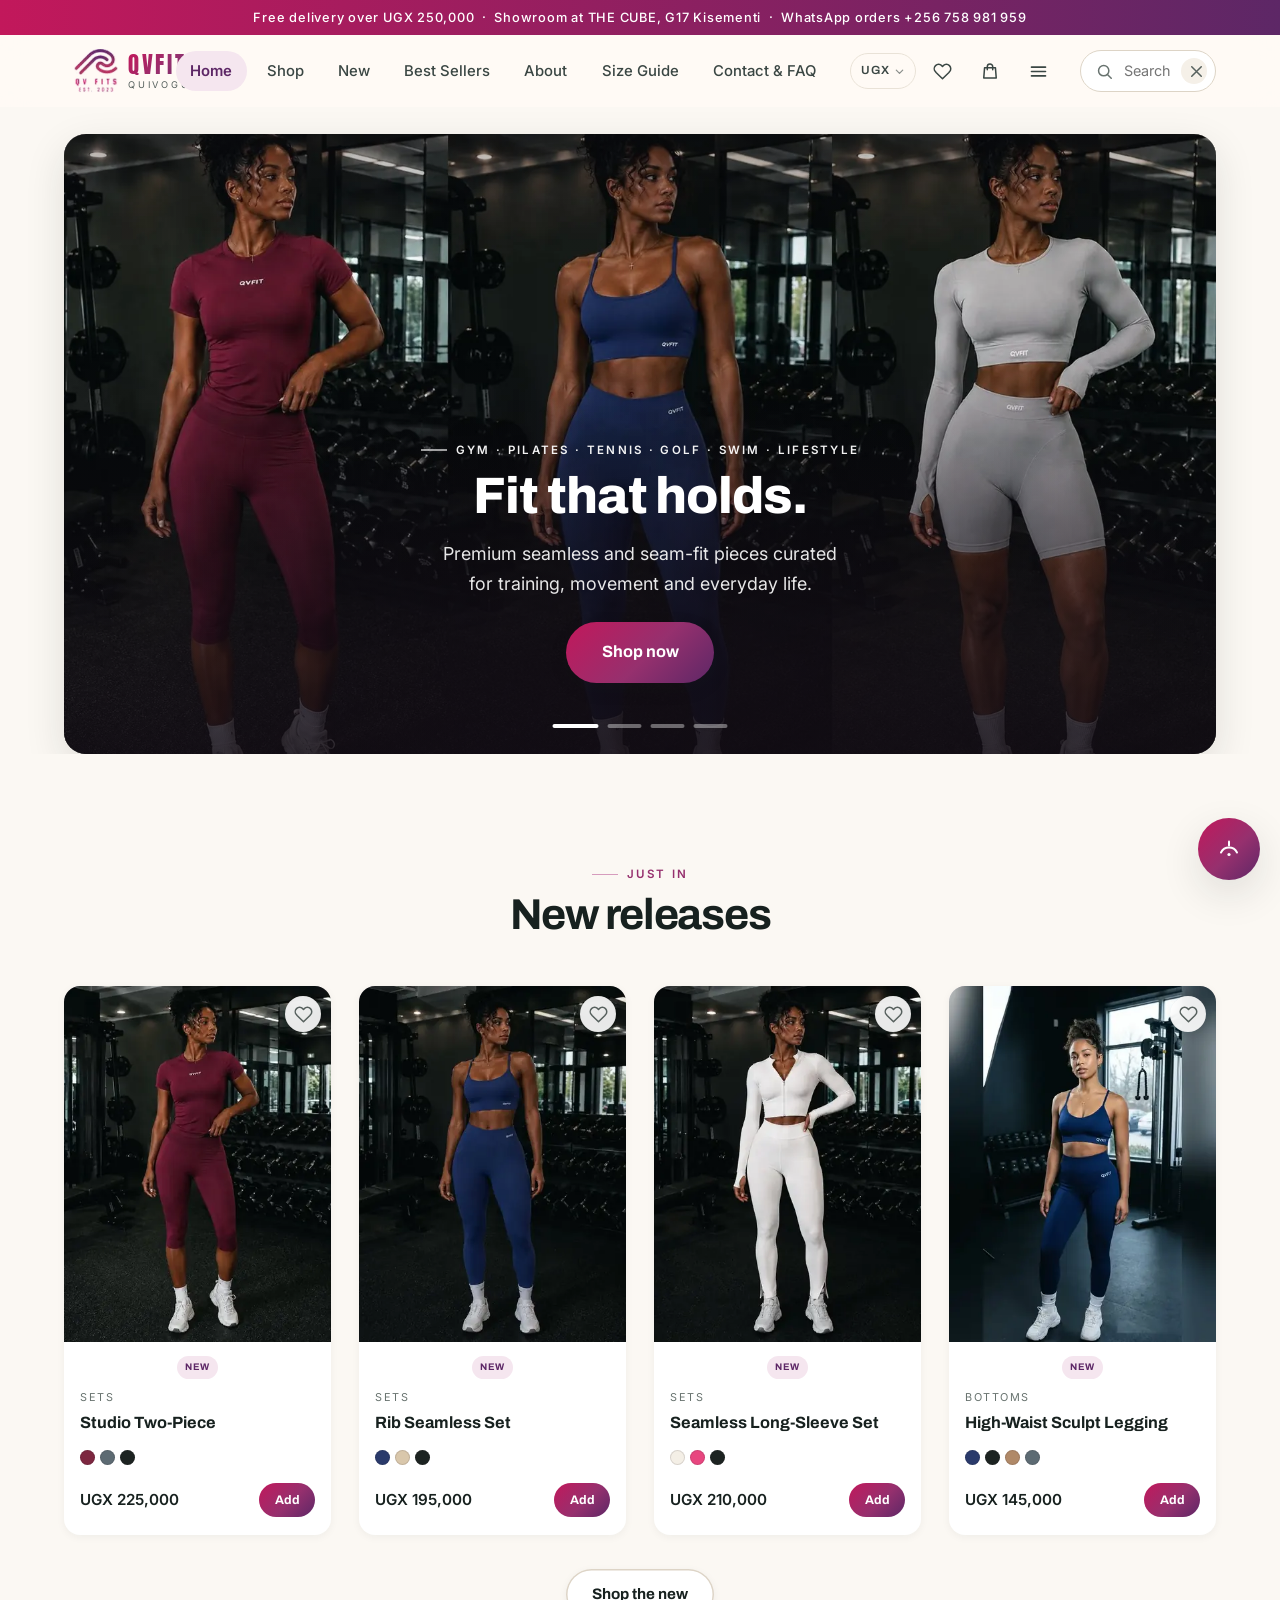
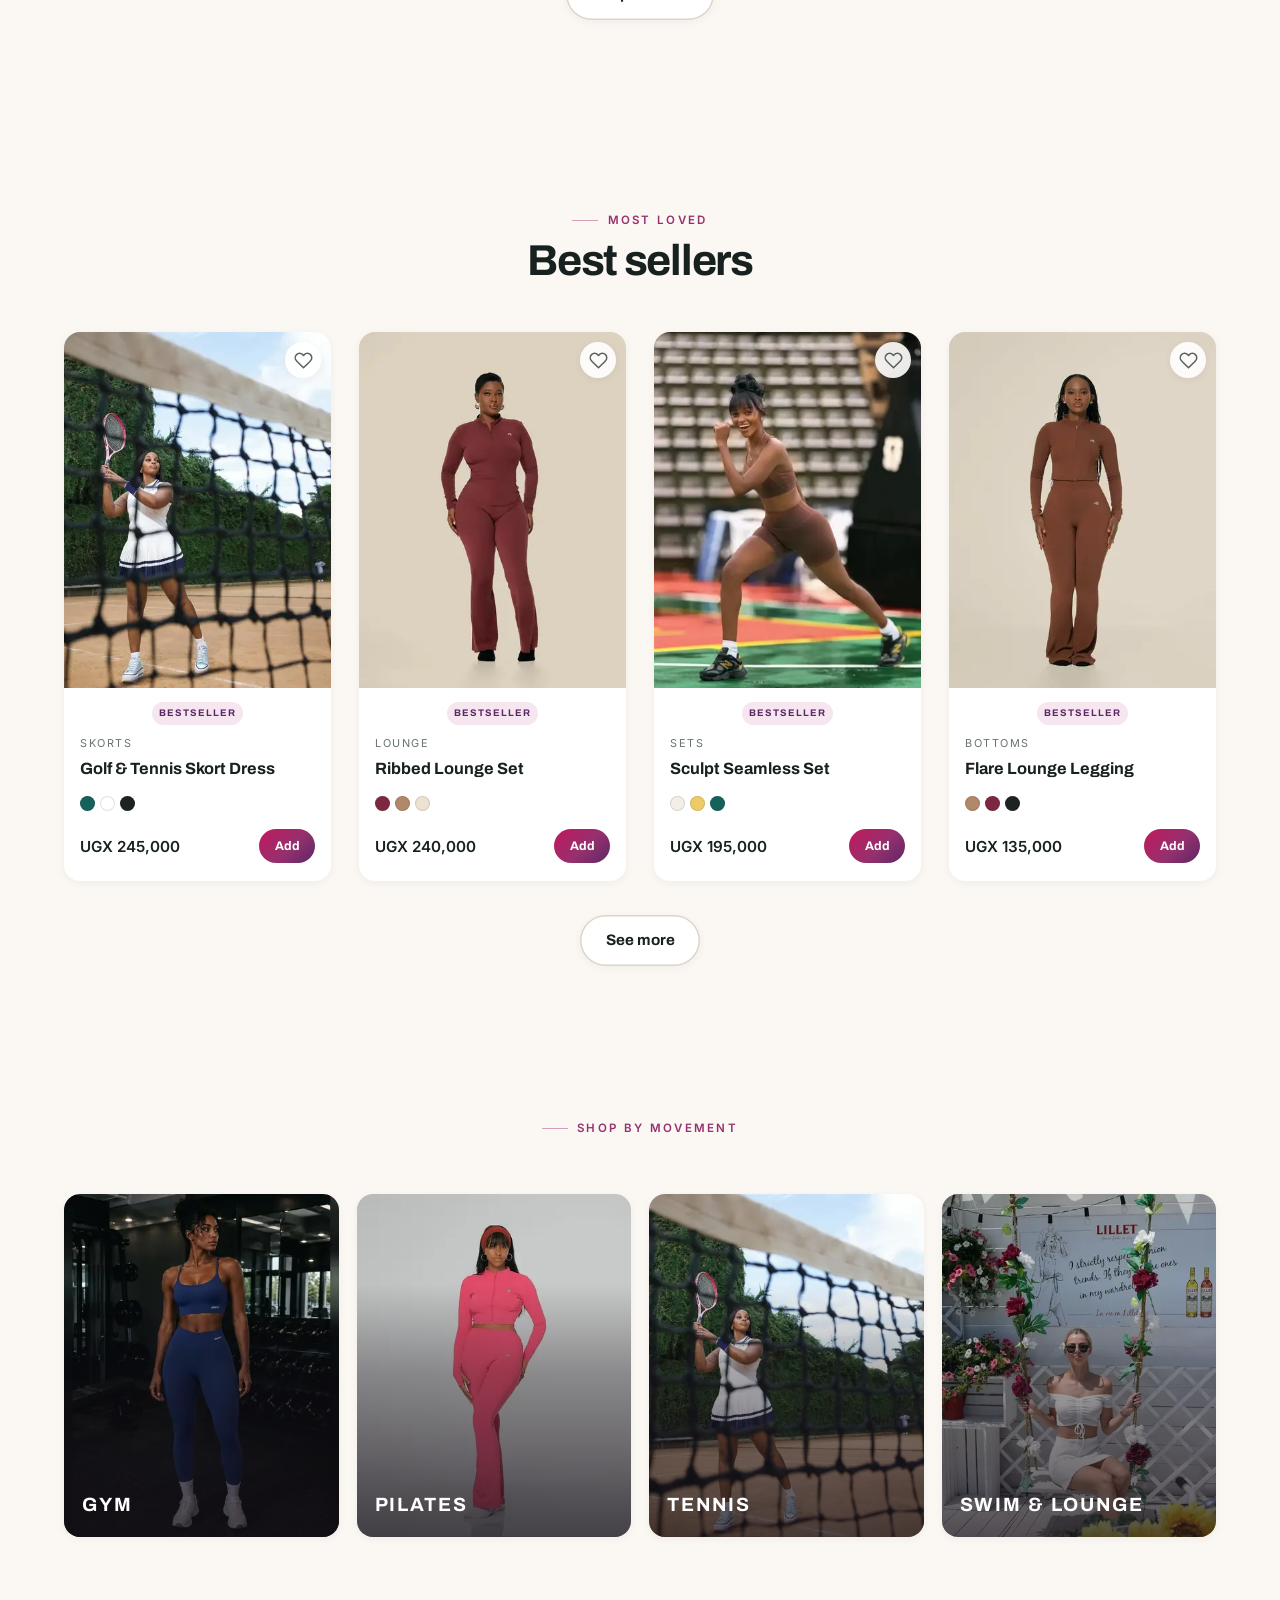
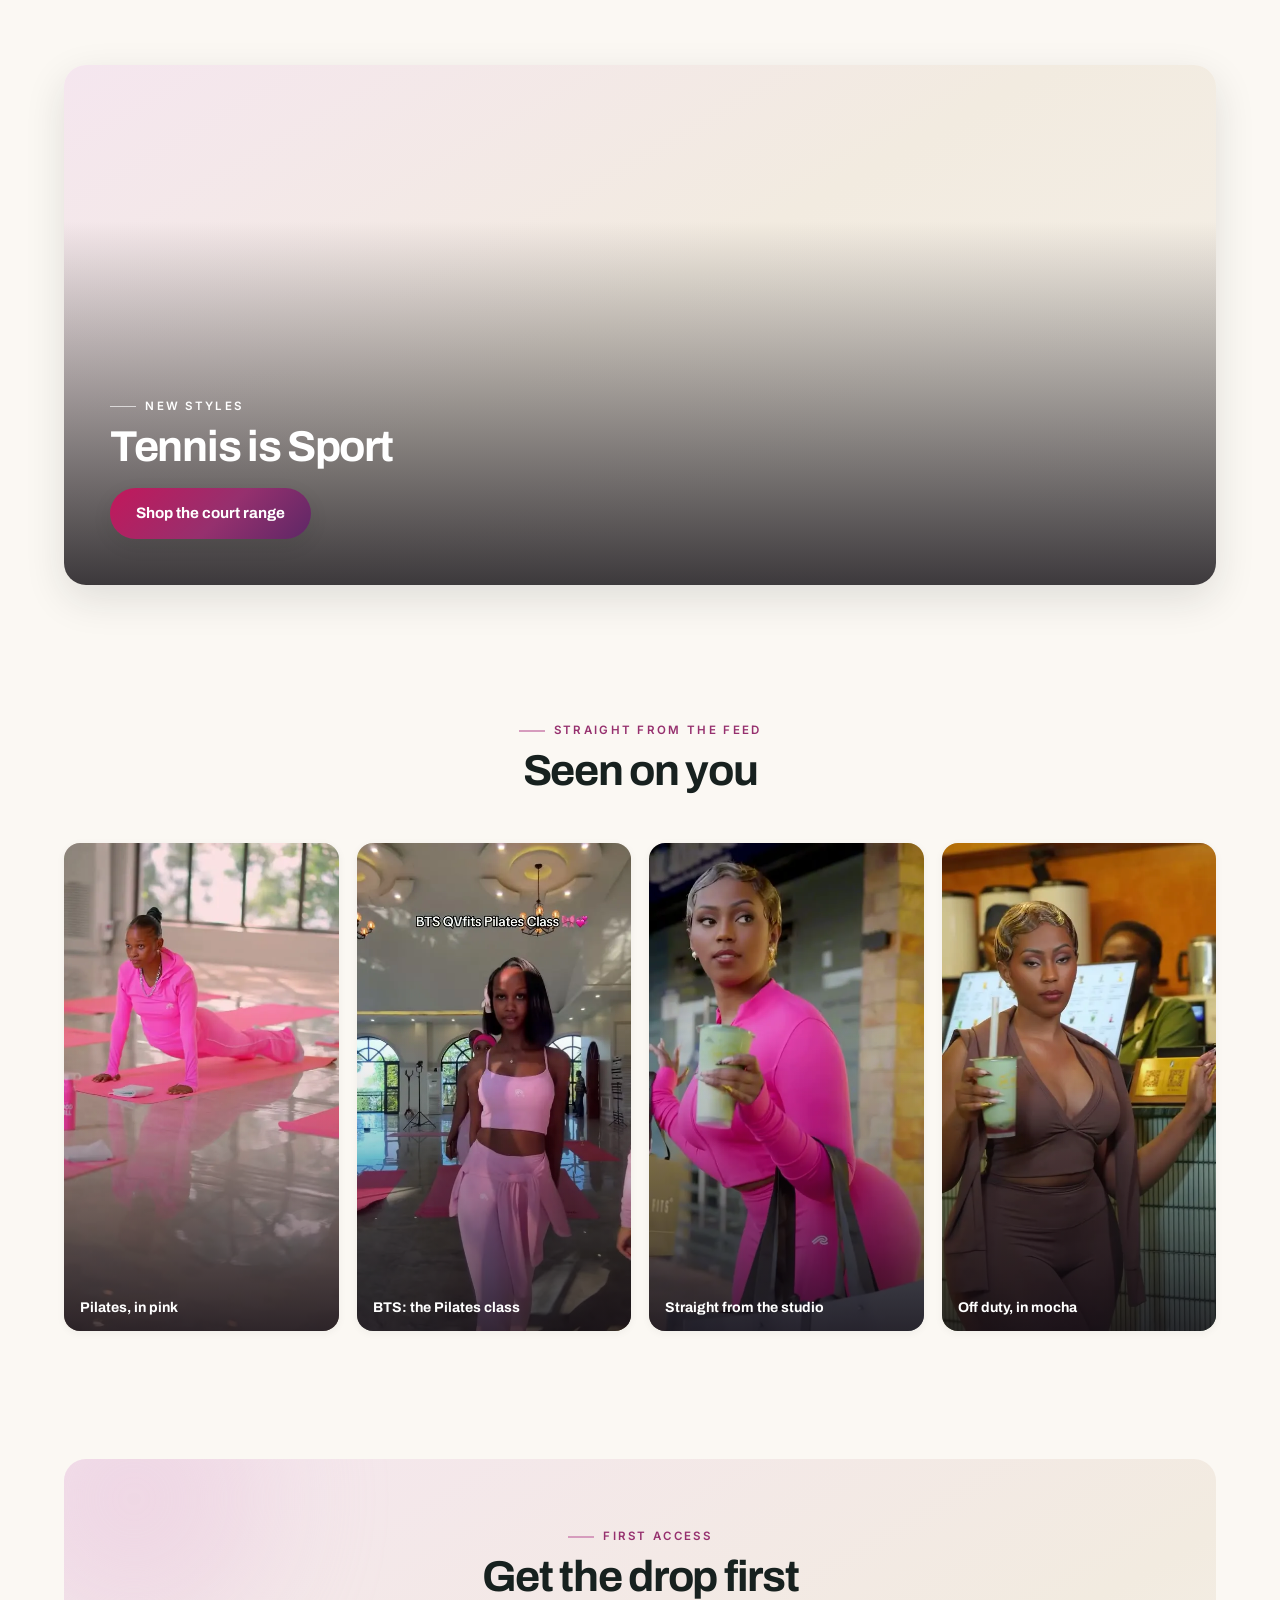
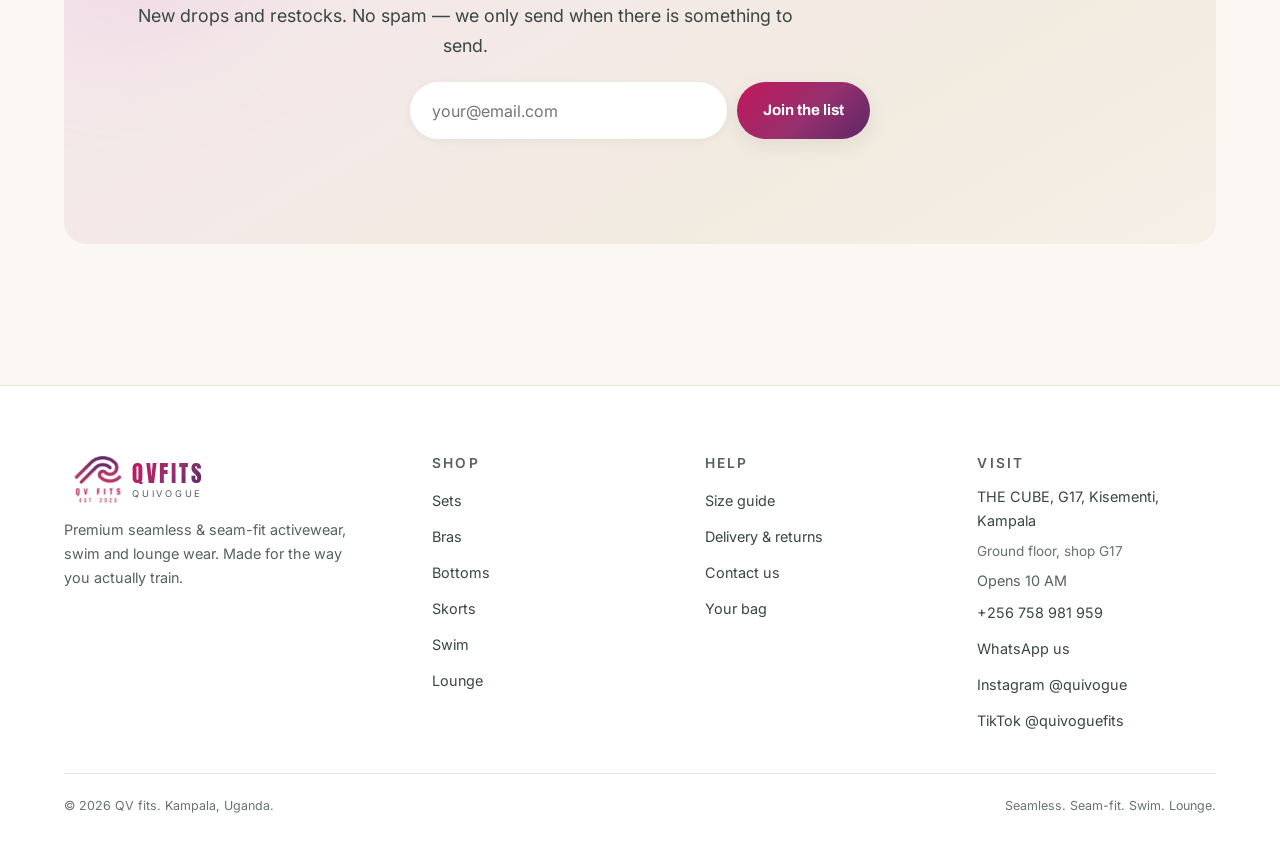
<file: index.html>
<!DOCTYPE html>
<html lang="en">
<head>
<meta charset="utf-8">
<meta name="viewport" content="width=device-width, initial-scale=1">
<title>QV fits — Seamless activewear, swim &amp; lounge, Kampala</title>
<meta name="description" content="QV fits — premium seamless and seam-fit activewear, swim and lounge wear. Sets, bras, leggings, skorts and swim, with delivery across Uganda. Showroom at THE CUBE, Kisementi.">
<link rel="canonical" href="https://qvfits.com/">

<!-- Social preview. The shop's customers arrive from an Instagram bio link and
     reshare it on WhatsApp, so a bare link with no card costs real traffic.
     Note: product pages are built from ?id= in the browser, and link scrapers
     do not run JavaScript — a shared product link shows this same card, not
     that product's photo. Fixing that properly needs a page per product. -->
<meta property="og:type" content="website">
<meta property="og:site_name" content="QV fits">
<meta property="og:locale" content="en_UG">
<meta property="og:title" content="QV fits — Seamless activewear, swim &amp; lounge, Kampala">
<meta property="og:description" content="QV fits — premium seamless and seam-fit activewear, swim and lounge wear. Sets, bras, leggings, skorts and swim, with delivery across Uganda. Showroom at THE CUBE, Kisementi.">
<meta property="og:url" content="https://qvfits.com/">
<meta property="og:image" content="https://qvfits.com/share-card.jpg">
<meta property="og:image:type" content="image/jpeg">
<meta property="og:image:width" content="1200">
<meta property="og:image:height" content="630">
<meta property="og:image:alt" content="Three QV fits looks photographed in a gym — wine, navy and grey seamless sets.">
<meta name="twitter:card" content="summary_large_image">
<meta name="twitter:title" content="QV fits — Seamless activewear, swim &amp; lounge, Kampala">
<meta name="twitter:description" content="QV fits — premium seamless and seam-fit activewear, swim and lounge wear. Sets, bras, leggings, skorts and swim, with delivery across Uganda. Showroom at THE CUBE, Kisementi.">
<meta name="twitter:image" content="https://qvfits.com/share-card.jpg">
<meta name="theme-color" content="#fbf8f3">
<link rel="preconnect" href="https://fonts.googleapis.com">
<link rel="preconnect" href="https://fonts.gstatic.com" crossorigin>
<link href="https://fonts.googleapis.com/css2?family=Anton&family=Archivo:wght@500;600;700;800&family=Inter:wght@400;500;600&display=swap" rel="stylesheet">
<link rel="stylesheet" href="css/style.css?v=20261013090753">
<link rel="icon" href="favicon.ico" sizes="any">
<link rel="apple-touch-icon" href="apple-touch-icon.png">
</head>
<body>

<!-- ============================================================ 1. HERO
     A rotating canvas of full-bleed photographs, copy set over the picture.
     Slides come from HERO_SLIDES in data.js. -->
<section class="hero">
  <div class="wrap">
    <!-- The slideshow's own titles rotate, so the page needs one h1 that does
         not come and go with the slides. Read aloud, never drawn. -->
    <h1 class="sr-only">QV fits — seamless activewear, swim and lounge, Kampala</h1>
    <div class="slideshow" id="slideshow" aria-roledescription="carousel" aria-label="QV fits campaigns">
      <div class="slideshow__track" id="slides"></div>
      <div class="slideshow__dots" id="slideDots" role="tablist" aria-label="Choose a slide"></div>
    </div>
  </div>
</section>

<!-- ============================================================ 2. AS FEATURED IN
     Hidden unless PRESS.live is true and there is something real to list. -->
<section class="section section--tight" id="pressSection" hidden>
  <div class="wrap">
    <div class="press reveal">
      <h2 class="press__title" id="pressTitle"></h2>
      <div class="press__row" id="pressRow"></div>
    </div>
  </div>
</section>

<!-- ============================================================ 3. NEW RELEASES -->
<section class="section">
  <div class="wrap">
    <div class="section-head center reveal">
      <span class="kicker">Just in</span>
      <h2>New releases</h2>
    </div>
    <div class="grid-products grid-products--four" id="newArrivals"></div>
    <p class="center" style="margin-top:34px">
      <a class="btn btn--ghost" href="shop.html?badge=New">Shop the new</a>
    </p>
  </div>
</section>

<!-- ============================================================ 4. BEST SELLERS -->
<section class="section section--tight">
  <div class="wrap">
    <div class="section-head center reveal">
      <span class="kicker">Most loved</span>
      <h2>Best sellers</h2>
    </div>
    <div class="grid-products grid-products--four" id="bestSellers"></div>
    <p class="center" style="margin-top:34px">
      <a class="btn btn--ghost" href="shop.html?badge=Bestseller">See more</a>
    </p>
  </div>
</section>

<!-- ============================================================ 5. SHOP BY MOVEMENT -->
<section class="section section--tight">
  <div class="wrap">
    <div class="section-head center reveal">
      <!-- The label is the heading now — the question came off at Jay's
           request, and the section still needs one for the outline. -->
      <h2 class="kicker">Shop by movement</h2>
    </div>
    <div class="grid-movements" id="movements"></div>
  </div>
</section>

<!-- ============================================================ 6. CAMPAIGN -->
<section class="section section--tight" id="promoSection">
  <div class="wrap">
    <article class="campaign reveal" id="campaign" hidden></article>
  </div>
</section>

<!-- ============================================================ 7. SHOP THE FEED
     The brand's own reels, autoplaying and linking through to the piece. -->
<section class="section section--tight" id="feedSection" hidden>
  <div class="wrap">
    <div class="section-head center reveal">
      <span class="kicker" id="feedKicker"></span>
      <h2 id="feedTitle"></h2>
    </div>
    <div class="grid-feed" id="feed"></div>
  </div>
</section>

<!-- ============================================================ NEWSLETTER -->
<section class="section section--tight">
  <div class="wrap">
    <div class="news reveal">
      <div class="blob blob--a" style="width:260px;height:260px;top:-90px;left:-60px;opacity:.5"></div>
      <div style="position:relative;z-index:1">
        <span class="kicker">First access</span>
        <h2>Get the drop first</h2>
        <p class="lede center">New drops and restocks. No spam — we only send when there is something to send.</p>
        <form class="news__form" id="newsForm" novalidate>
          <input type="email" id="newsEmail" placeholder="your@email.com" aria-label="Email address" required>
          <button class="btn btn--primary" type="submit">Join the list</button>
        </form>
        <p class="news__msg" id="newsMsg" role="status"></p>
      </div>
    </div>
  </div>
</section>

<script src="js/data.js?v=20261013090753"></script>
<script src="js/admin-config.js?v=20261013090753"></script>
<script src="js/store.js?v=20261013090753"></script>
<script src="js/app.js?v=20261013090753"></script>
<script src="js/assistant.js?v=20261013090753"></script>
<script>
function pageInit() {
  initSlideshow();
  renderPress();

  /* ---------------------------------------------------- the two rows
     Both come from a curated id list in data.js. If a list is empty, or an id
     in it no longer exists, the row falls back to the badge so it is never
     left short. */
  const row = (ids, badge) => {
    const picked = (ids || []).map(getProduct).filter(Boolean);
    const rest = PRODUCTS.filter(p => p.badge === badge && !picked.includes(p));
    return [...picked, ...rest].slice(0, 4);
  };
  document.getElementById('newArrivals').innerHTML =
    row(typeof NEW_RELEASES !== 'undefined' && NEW_RELEASES, 'New').map(productCard).join('');
  document.getElementById('bestSellers').innerHTML =
    row(typeof BEST_SELLERS !== 'undefined' && BEST_SELLERS, 'Bestseller').map(productCard).join('');

  /* ---------------------------------------------------- shop by movement */
  document.getElementById('movements').innerHTML = MOVEMENTS.map(m => `
    <a class="movement reveal" href="shop.html?occasion=${encodeURIComponent(m.occasion)}">
      ${media('movement-' + m.id, m.label)}
      <span class="movement__label">${escapeHtml(m.label)}</span>
    </a>`).join('');

  /* ---------------------------------------------------- one campaign image */
  const campaign = document.getElementById('campaign');
  if (CAMPAIGN && CAMPAIGN.live) {
    campaign.hidden = false;
    campaign.innerHTML = `
      ${media('banner-campaign', CAMPAIGN.title, '', false, true)}
      <div class="campaign__body">
        <span class="kicker">${escapeHtml(CAMPAIGN.kicker)}</span>
        <h2>${escapeHtml(CAMPAIGN.title)}</h2>
        <a class="btn btn--primary" href="${CAMPAIGN.href}">${escapeHtml(CAMPAIGN.cta)}</a>
      </div>`;
  }
  document.getElementById('promoSection').hidden = !(CAMPAIGN && CAMPAIGN.live);

  renderFeed();

  /* ---------------------------------------------------- newsletter
     Stores locally — there is no backend, so nothing is faked. */
  document.getElementById('newsForm').addEventListener('submit', e => {
    e.preventDefault();
    const email = document.getElementById('newsEmail').value.trim();
    const msg = document.getElementById('newsMsg');
    if (!/^[^\s@]+@[^\s@]+\.[^\s@]+$/.test(email)) {
      msg.textContent = 'That email looks a little off — mind checking it?';
      return;
    }
    const list = JSON.parse(localStorage.getItem('qvfits.news') || '[]');
    if (!list.includes(email)) list.push(email);
    localStorage.setItem('qvfits.news', JSON.stringify(list));
    document.getElementById('newsForm').reset();
    msg.textContent = (typeof STICKER !== 'undefined' && STICKER.live)
      ? "You're on the list ✨ We'll send your 10% code before the next drop."
      : "You're on the list ✨ We'll be in touch before the next drop.";
  });
}

/* -------------------------------------------------------------- slideshow
   Auto-advances, pauses on hover and on focus, stops entirely if the visitor
   asks for reduced motion, and can be driven by the dots or the arrow keys. */
function initSlideshow() {
  const root  = document.getElementById('slideshow');
  const track = document.getElementById('slides');
  const dots  = document.getElementById('slideDots');
  const list  = (typeof HERO_SLIDES !== 'undefined' ? HERO_SLIDES : []).filter(Boolean);
  if (!list.length) { root.hidden = true; return; }

  track.innerHTML = list.map((s, i) => `
    <div class="slide" role="group"
         aria-roledescription="slide" aria-label="${i + 1} of ${list.length}"
         ${i === 0 ? '' : 'aria-hidden="true"'}>
      <div class="slide__media" data-media="${s.id}" data-label="${escapeHtml(s.title)}"></div>
      ${s.sticker ? `<span class="slide__sticker">${escapeHtml(s.sticker)}</span>` : ''}
      <div class="slide__body">
        <span class="kicker">${escapeHtml(s.kicker)}</span>
        <h2 class="slide__title">${escapeHtml(s.title)}</h2>
        <p class="lede">${escapeHtml(s.text)}</p>
        <a class="btn btn--primary btn--lg" href="${s.href}"
           ${i === 0 ? '' : 'tabindex="-1"'}>${escapeHtml(s.cta)}</a>
      </div>
    </div>`).join('');

  dots.innerHTML = list.map((s, i) => `
    <button class="slideshow__dot ${i === 0 ? 'is-on' : ''}" role="tab"
            aria-selected="${i === 0}" data-go="${i}"
            aria-label="${escapeHtml(s.title)}"></button>`).join('');

  const slides = [...track.children];
  const pips   = [...dots.children];
  let at = 0, timer = null;

  /* Every slide sits in the same box, so loading="lazy" cannot help — the
     browser counts all four as on screen and fetches the lot. So the picture
     is not in the markup at all; it is mounted when its slide is reached, and
     one slide ahead so the dip to black never reveals an empty frame. */
  function mount(i) {
    const slide = slides[(i + slides.length) % slides.length];
    const host = slide && slide.querySelector('.slide__media');
    if (!host || host.dataset.mounted) return;
    host.dataset.mounted = '1';
    host.innerHTML = media(host.dataset.media, host.dataset.label, '', i === 0, true);
  }
  const still = window.matchMedia('(prefers-reduced-motion: reduce)').matches;
  // The first slide is marked active a frame late, so its push-in animates
  // like every other slide's instead of starting already settled.
  requestAnimationFrame(() => slides[0] && slides[0].classList.add('is-on'));

  /* Dip to black: the outgoing slide fades out against the black backing,
     the frame sits empty for a beat, then the new one rises out of it. */
  const DIP = 420;                       // must match the .slide transition
  let dipping = null;

  function go(n) {
    const next = (n + slides.length) % slides.length;
    if (next === at && dipping === null) return;
    at = next;

    // State that assistive tech and the dots read updates straight away.
    slides.forEach((el, i) => {
      const on = i === at;
      if (on) el.removeAttribute('aria-hidden'); else el.setAttribute('aria-hidden', 'true');
      const link = el.querySelector('a');
      if (link) link.tabIndex = on ? 0 : -1;
    });
    pips.forEach((el, i) => {
      el.classList.toggle('is-on', i === at);
      el.setAttribute('aria-selected', String(i === at));
    });

    mount(at); mount(at + 1);

    if (still) {                          // no dip for reduced motion
      slides.forEach((el, i) => el.classList.toggle('is-on', i === at));
      return;
    }

    clearTimeout(dipping);
    slides.forEach(el => el.classList.remove('is-on'));    // down to black
    dipping = setTimeout(() => {
      slides[at].classList.add('is-on');                   // and back up
      dipping = null;
    }, DIP);
  }

  const start = () => { if (!still && !timer && slides.length > 1) timer = setInterval(() => go(at + 1), 6000); };
  const stop  = () => { clearInterval(timer); timer = null; };

  dots.addEventListener('click', e => {
    const b = e.target.closest('[data-go]');
    if (b) { go(Number(b.dataset.go)); stop(); start(); }
  });
  root.addEventListener('keydown', e => {
    if (e.key === 'ArrowRight') { go(at + 1); stop(); start(); }
    if (e.key === 'ArrowLeft')  { go(at - 1); stop(); start(); }
  });
  root.addEventListener('mouseenter', stop);
  root.addEventListener('mouseleave', start);
  root.addEventListener('focusin', stop);
  root.addEventListener('focusout', start);
  // Don't burn cycles rotating a hero nobody is looking at.
  document.addEventListener('visibilitychange', () => document.hidden ? stop() : start());
  mount(0); mount(1);
  start();
}

/* ------------------------------------------------------------------- feed
   The brand's own reels. Muted + playsinline + loop so they autoplay on a
   phone; each tile links through to the piece. A poster image stands in until
   the video can play, and on a data-saver connection the video is skipped
   entirely and the poster is all anyone downloads. */
function renderFeed() {
  const section = document.getElementById('feedSection');
  const ok = typeof SHOP_THE_FEED !== 'undefined' && SHOP_THE_FEED.live
             && SHOP_THE_FEED.items && SHOP_THE_FEED.items.length;
  section.hidden = !ok;
  if (!ok) return;

  document.getElementById('feedKicker').textContent = SHOP_THE_FEED.kicker;
  document.getElementById('feedTitle').textContent  = SHOP_THE_FEED.title;

  const conn = navigator.connection || {};
  const lite = conn.saveData === true || /^(slow-)?2g$/.test(conn.effectiveType || '');
  const v = CONFIG.assetVersion;

  document.getElementById('feed').innerHTML = SHOP_THE_FEED.items.map(it => `
    <a class="feedtile reveal" href="${it.href}" aria-label="${escapeHtml(it.label)} — shop it">
      ${lite
        ? `<img class="feedtile__media" src="photos/${it.id}.webp?v=${v}" alt="${escapeHtml(it.label)}" loading="lazy">`
        : `<video class="feedtile__media" poster="photos/${it.id}.webp?v=${v}"
                  muted loop playsinline preload="none"
                  aria-label="${escapeHtml(it.label)}">
             <source src="photos/${it.id}.mp4?v=${v}" type="video/mp4">
           </video>`}
      <span class="feedtile__shop" aria-hidden="true">${ICON.bag}</span>
      <span class="feedtile__label">${escapeHtml(it.label)}</span>
    </a>`).join('');

  // Only play what is actually on screen, and stop again once it scrolls off.
  const vids = [...document.querySelectorAll('.feedtile__media')].filter(e => e.tagName === 'VIDEO');
  if (!vids.length) return;
  if (!('IntersectionObserver' in window)) { vids.forEach(v2 => { v2.preload = 'auto'; v2.play().catch(() => {}); }); return; }

  const io = new IntersectionObserver(entries => {
    entries.forEach(en => {
      const el = en.target;
      if (en.isIntersecting) { el.preload = 'auto'; el.play().catch(() => {}); }
      else el.pause();
    });
  }, { threshold: 0.25 });
  vids.forEach(el => io.observe(el));
}

/* ------------------------------------------------------------------ press
   Only renders when PRESS.live is true AND there is something in it. */
function renderPress() {
  const section = document.getElementById('pressSection');
  const ok = typeof PRESS !== 'undefined' && PRESS.live && PRESS.items && PRESS.items.length;
  section.hidden = !ok;
  if (!ok) return;

  document.getElementById('pressTitle').textContent = PRESS.title;
  document.getElementById('pressRow').innerHTML = PRESS.items.map(it => {
    const inner = it.logo
      ? `<img src="photos/${it.logo}.jpg?v=${CONFIG.assetVersion}" alt="${escapeHtml(it.name)}" loading="lazy">`
      : `<span>${escapeHtml(it.name)}</span>`;
    return it.href
      ? `<a class="press__item" href="${it.href}" target="_blank" rel="noopener">${inner}</a>`
      : `<div class="press__item">${inner}</div>`;
  }).join('');
}
</script>
</body>
</html>
</file>
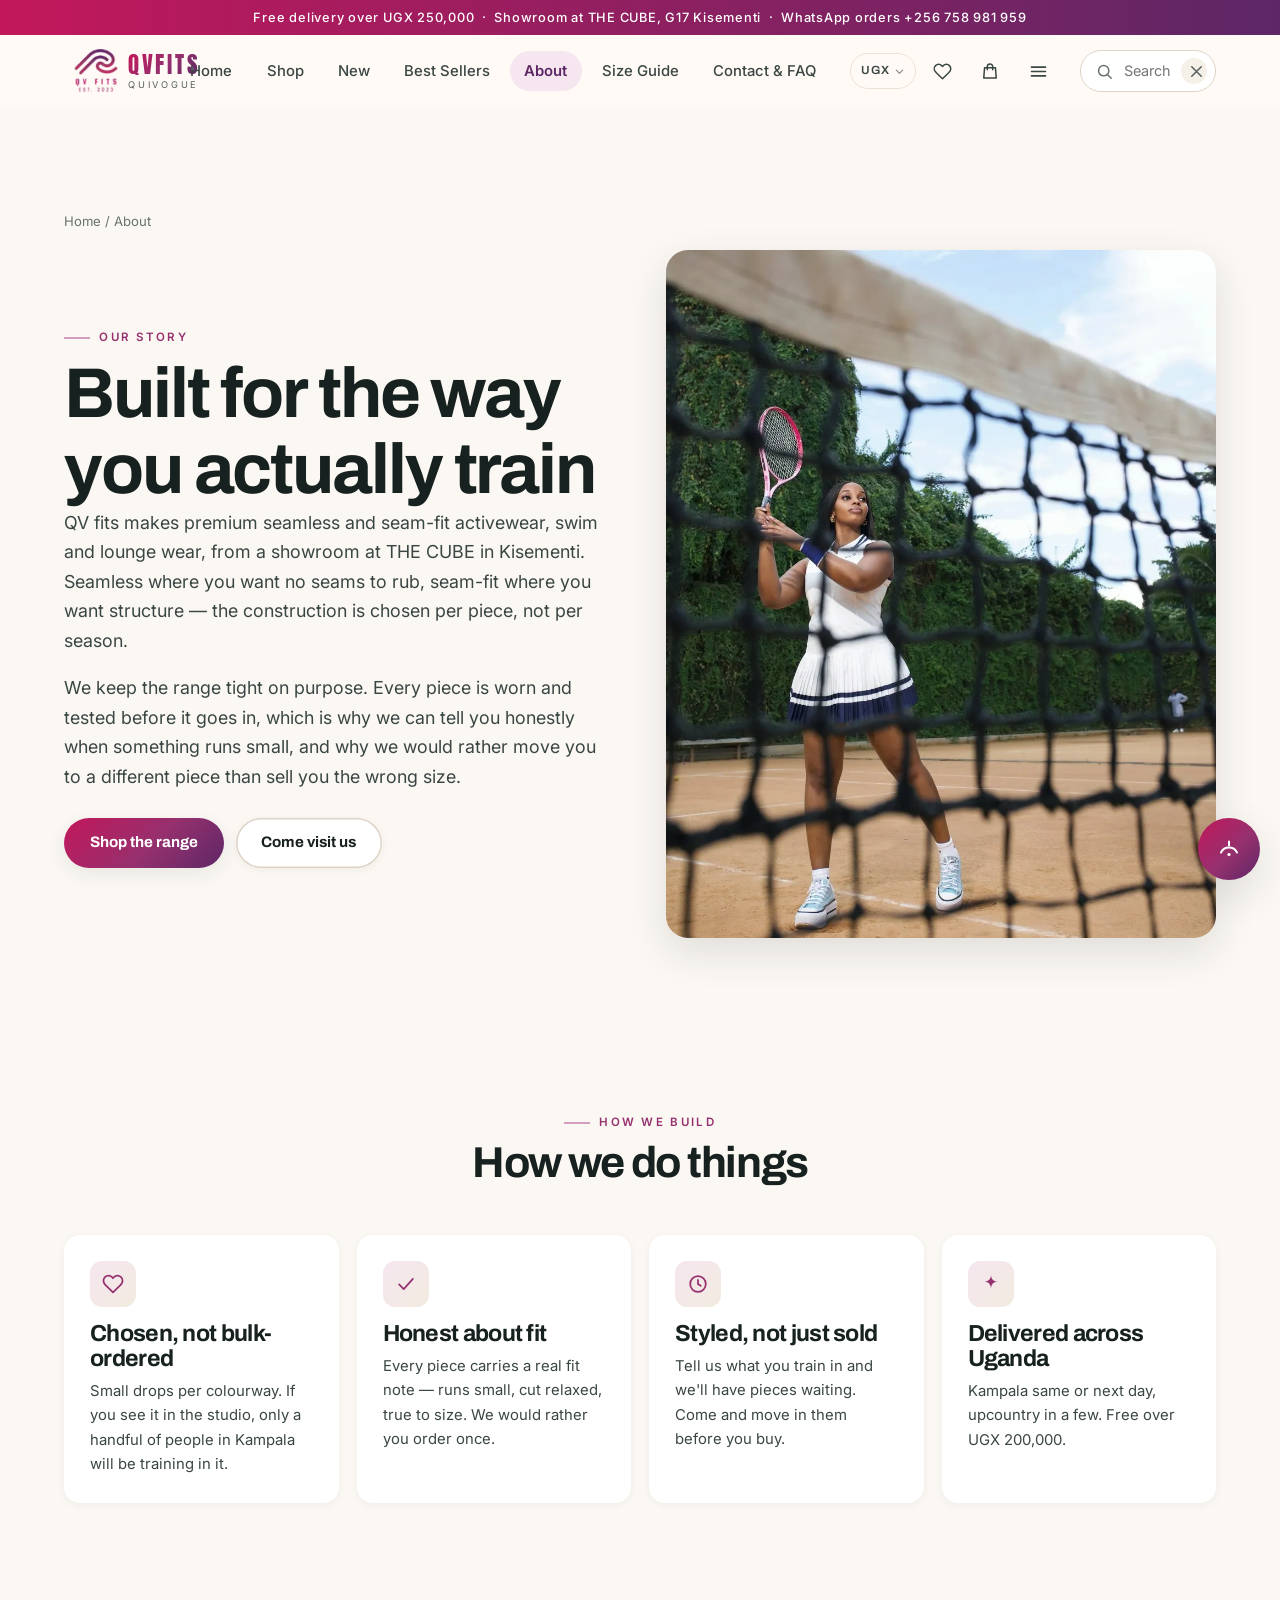
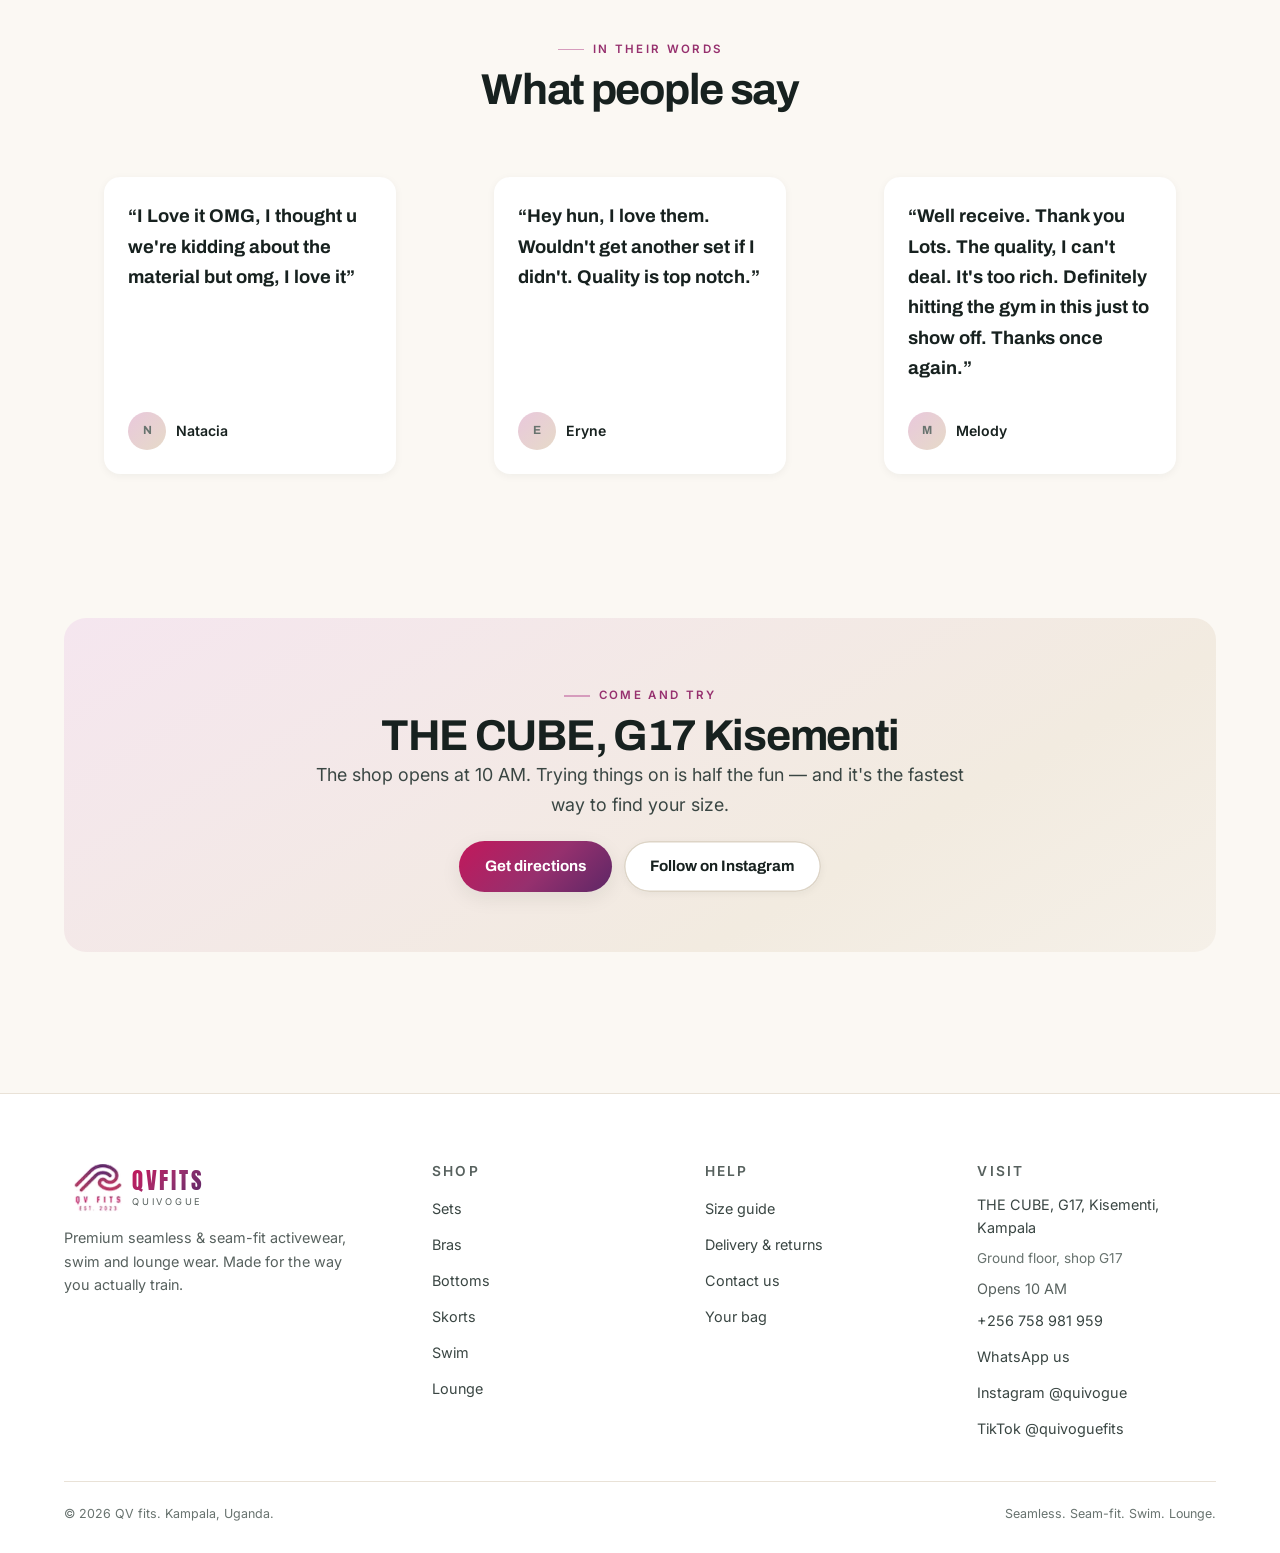
<file: about.html>
<!DOCTYPE html>
<html lang="en">
<head>
<meta charset="utf-8">
<meta name="viewport" content="width=device-width, initial-scale=1">
<title>About — QV fits</title>
<meta name="description" content="QV fits makes premium seamless and seam-fit activewear, swim and lounge wear. Showroom at THE CUBE, G17 Kisementi, Kampala.">
<link rel="canonical" href="https://qvfits.com/about.html">

<!-- Social preview. The shop's customers arrive from an Instagram bio link and
     reshare it on WhatsApp, so a bare link with no card costs real traffic.
     Note: product pages are built from ?id= in the browser, and link scrapers
     do not run JavaScript — a shared product link shows this same card, not
     that product's photo. Fixing that properly needs a page per product. -->
<meta property="og:type" content="website">
<meta property="og:site_name" content="QV fits">
<meta property="og:locale" content="en_UG">
<meta property="og:title" content="About — QV fits">
<meta property="og:description" content="QV fits makes premium seamless and seam-fit activewear, swim and lounge wear. Showroom at THE CUBE, G17 Kisementi, Kampala.">
<meta property="og:url" content="https://qvfits.com/about.html">
<meta property="og:image" content="https://qvfits.com/share-card.jpg">
<meta property="og:image:type" content="image/jpeg">
<meta property="og:image:width" content="1200">
<meta property="og:image:height" content="630">
<meta property="og:image:alt" content="Three QV fits looks photographed in a gym — wine, navy and grey seamless sets.">
<meta name="twitter:card" content="summary_large_image">
<meta name="twitter:title" content="About — QV fits">
<meta name="twitter:description" content="QV fits makes premium seamless and seam-fit activewear, swim and lounge wear. Showroom at THE CUBE, G17 Kisementi, Kampala.">
<meta name="twitter:image" content="https://qvfits.com/share-card.jpg">
<meta name="theme-color" content="#fbf8f3">
<link rel="preconnect" href="https://fonts.googleapis.com">
<link rel="preconnect" href="https://fonts.gstatic.com" crossorigin>
<link href="https://fonts.googleapis.com/css2?family=Anton&family=Archivo:wght@500;600;700;800&family=Inter:wght@400;500;600&display=swap" rel="stylesheet">
<link rel="stylesheet" href="css/style.css?v=20261013090753">
<link rel="icon" href="favicon.ico" sizes="any">
<link rel="apple-touch-icon" href="apple-touch-icon.png">
</head>
<body>

<section class="section">
  <div class="wrap">
    <p class="crumbs"><a href="index.html">Home</a> / About</p>
    <div class="about-grid">
      <div class="reveal">
        <span class="kicker">Our story</span>
        <h1>Built for the way you actually train</h1>
        <p class="lede">QV fits makes premium seamless and seam-fit activewear, swim and lounge wear, from a showroom at THE CUBE in Kisementi. Seamless where you want no seams to rub, seam-fit where you want structure — the construction is chosen per piece, not per season.</p>
        <p class="lede">We keep the range tight on purpose. Every piece is worn and tested before it goes in, which is why we can tell you honestly when something runs small, and why we would rather move you to a different piece than sell you the wrong size.</p>
        <div style="display:flex;gap:12px;flex-wrap:wrap;margin-top:26px">
          <a class="btn btn--primary" href="shop.html">Shop the range</a>
          <a class="btn btn--ghost" href="contact.html">Come visit us</a>
        </div>
      </div>
      <div class="about-art reveal" id="aboutArt"></div>
    </div>
  </div>
</section>

<section class="section section--tight">
  <div class="wrap">
    <div class="section-head center reveal">
      <span class="kicker">How we build</span>
      <h2>How we do things</h2>
    </div>
    <div class="values">
      <div class="value reveal">
        <div class="value__icon">
          <svg width="22" height="22" viewBox="0 0 24 24" fill="none" stroke="currentColor" stroke-width="1.9" stroke-linecap="round" stroke-linejoin="round"><path d="M20.8 4.6a5.5 5.5 0 0 0-7.8 0L12 5.7l-1-1.1a5.5 5.5 0 0 0-7.8 7.8l1 1.1L12 21.2l7.8-7.7 1-1.1a5.5 5.5 0 0 0 0-7.8z"/></svg>
        </div>
        <h3>Chosen, not bulk-ordered</h3>
        <p style="font-size:.93rem;color:var(--ink-2);margin:8px 0 0">Small drops per colourway. If you see it in the studio, only a handful of people in Kampala will be training in it.</p>
      </div>
      <div class="value reveal">
        <div class="value__icon">
          <svg width="22" height="22" viewBox="0 0 24 24" fill="none" stroke="currentColor" stroke-width="1.9" stroke-linecap="round" stroke-linejoin="round"><path d="m4.5 12.5 5 5 10-11"/></svg>
        </div>
        <h3>Honest about fit</h3>
        <p style="font-size:.93rem;color:var(--ink-2);margin:8px 0 0">Every piece carries a real fit note — runs small, cut relaxed, true to size. We would rather you order once.</p>
      </div>
      <div class="value reveal">
        <div class="value__icon">
          <svg width="22" height="22" viewBox="0 0 24 24" fill="none" stroke="currentColor" stroke-width="1.9" stroke-linecap="round" stroke-linejoin="round"><circle cx="12" cy="12" r="8.5"/><path d="M12 7.5V12l3 2"/></svg>
        </div>
        <h3>Styled, not just sold</h3>
        <p style="font-size:.93rem;color:var(--ink-2);margin:8px 0 0">Tell us what you train in and we'll have pieces waiting. Come and move in them before you buy.</p>
      </div>
      <div class="value reveal">
        <div class="value__icon">
          <svg width="22" height="22" viewBox="0 0 24 24" fill="currentColor"><path d="M12 2.5c.5 4.6 2.4 6.5 7 7-4.6.5-6.5 2.4-7 7-.5-4.6-2.4-6.5-7-7 4.6-.5 6.5-2.4 7-7z"/></svg>
        </div>
        <h3>Delivered across Uganda</h3>
        <p style="font-size:.93rem;color:var(--ink-2);margin:8px 0 0">Kampala same or next day, upcountry in a few. Free over UGX 200,000.</p>
      </div>
    </div>
  </div>
</section>

<!-- Hidden until REVIEWS in data.js has real entries. No invented quotes. -->
<section class="section section--tight" id="reviewsSection" hidden>
  <div class="wrap">
    <div class="section-head center reveal">
      <span class="kicker">In their words</span>
      <h2>What people say</h2>
    </div>
    <div class="grid-reviews" id="reviews"></div>
  </div>
</section>

<section class="section section--tight">
  <div class="wrap">
    <div class="news reveal center">
      <span class="kicker">Come and try</span>
      <h2>THE CUBE, G17 Kisementi</h2>
      <p class="lede center">The shop opens at 10 AM. Trying things on is half the fun — and it's the fastest way to find your size.</p>
      <div style="display:flex;gap:12px;flex-wrap:wrap;justify-content:center;margin-top:22px;position:relative;z-index:1">
        <a class="btn btn--primary" id="mapsBtn" target="_blank" rel="noopener">Get directions</a>
        <a class="btn btn--ghost" id="igBtn" target="_blank" rel="noopener">Follow on Instagram</a>
      </div>
    </div>
  </div>
</section>

<script src="js/data.js?v=20261013090753"></script>
<script src="js/admin-config.js?v=20261013090753"></script>
<script src="js/store.js?v=20261013090753"></script>
<script src="js/app.js?v=20261013090753"></script>
<script src="js/assistant.js?v=20261013090753"></script>
<script>
function pageInit() {
  document.getElementById('aboutArt').innerHTML = media('about', 'Inside the QV fits studio', '', false, true);
  document.getElementById('mapsBtn').href = CONFIG.mapsUrl;
  document.getElementById('igBtn').href = CONFIG.instagram;
  document.getElementById('reviewsSection').hidden = REVIEWS.length === 0;
  /* Stars, date and badge are all optional. The shop publishes these quotes
     with a first name and nothing else, so anything missing is left out
     rather than filled in with a guess — no invented five-star rating, no
     invented "2 weeks ago". */
  document.getElementById('reviews').innerHTML = REVIEWS.map(r => {
    const meta = [r.badge, r.when].filter(Boolean).join(' · ');
    return `
    <blockquote class="review reveal">
      ${r.stars ? `<span class="stars">${'★'.repeat(r.stars)}</span>` : ''}
      <p class="review__text">“${escapeHtml(r.text)}”</p>
      <div class="review__who">
        <span class="review__av">${escapeHtml(r.name[0])}</span>
        <div><strong>${escapeHtml(r.name)}</strong>${meta ? `<span>${escapeHtml(meta)}</span>` : ''}</div>
      </div>
    </blockquote>`;
  }).join('');
}
</script>
</body>
</html>
</file>
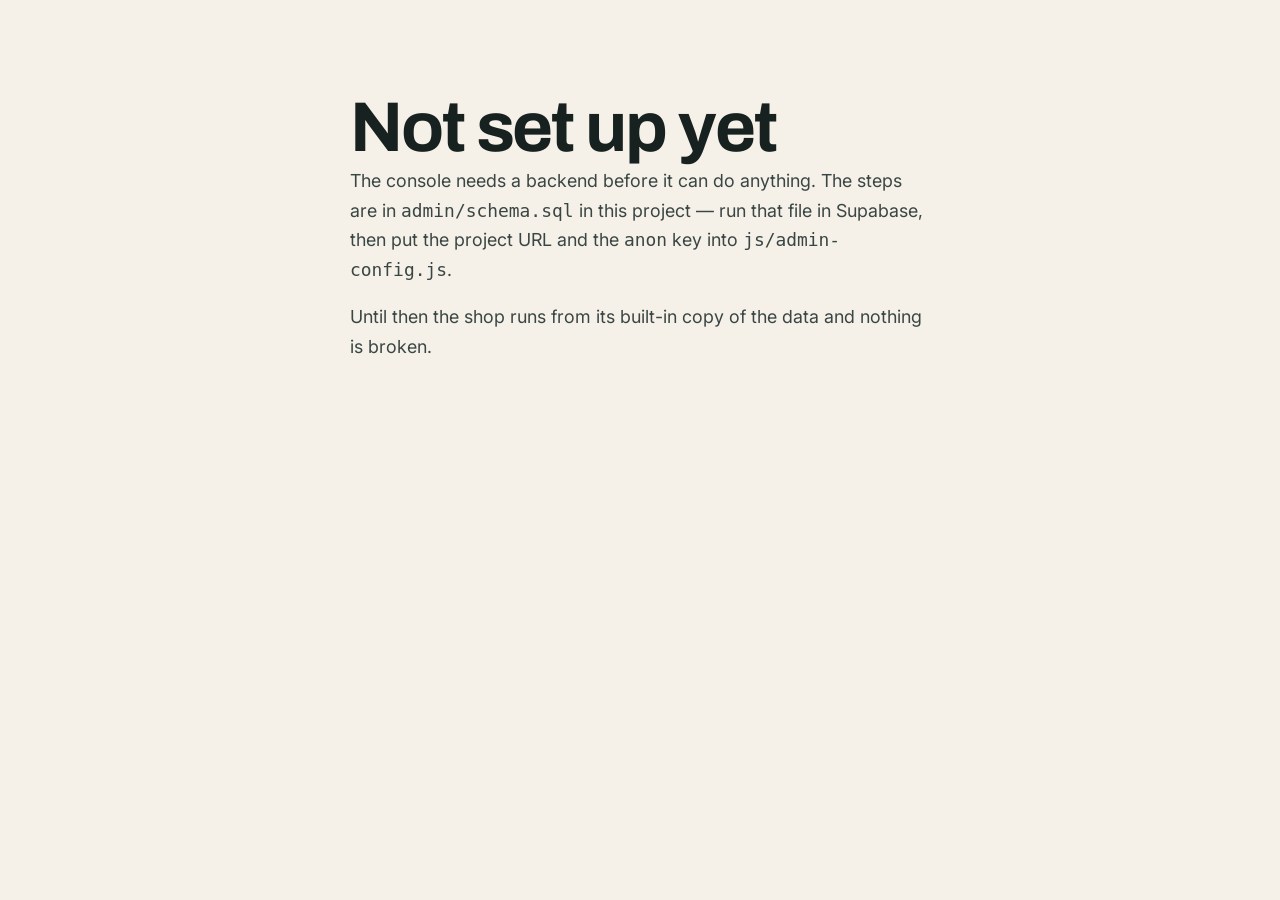
<file: admin.html>
<!DOCTYPE html>
<html lang="en">
<head>
<meta charset="utf-8">
<meta name="viewport" content="width=device-width, initial-scale=1">
<title>Shop admin — QV fits</title>
<meta name="robots" content="noindex, nofollow">
<meta name="theme-color" content="#fbf8f3">
<link rel="preconnect" href="https://fonts.googleapis.com">
<link rel="preconnect" href="https://fonts.gstatic.com" crossorigin>
<link href="https://fonts.googleapis.com/css2?family=Archivo:wght@500;600;700&family=Inter:wght@400;500;600&display=swap" rel="stylesheet">
<link rel="stylesheet" href="css/style.css">
<link rel="icon" href="favicon.ico" sizes="any">
<style>
  /* The console borrows the shop's colours and type so it feels like the same
     thing, but none of the shop's layout — this is a tool, not a page. */
  body { background: var(--cream-2); }
  .ahdr {
    position: sticky; top: 0; z-index: 40;
    display: flex; align-items: center; gap: 12px; flex-wrap: wrap;
    padding: 12px clamp(14px, 3vw, 28px);
    background: var(--white); border-bottom: 1px solid var(--line);
    box-shadow: var(--sh-1);
  }
  .ahdr__name { font-family: var(--display); font-weight: 700; font-size: 1.05rem; margin-right: auto; }
  .ahdr__name small { display: block; font-family: var(--body); font-weight: 400;
                      font-size: .76rem; color: var(--ink-3); letter-spacing: 0; }
  .awrap { max-width: 920px; margin: 0 auto; padding: clamp(16px, 3vw, 28px) clamp(14px, 3vw, 28px) 90px; }

  .atabs { display: flex; gap: 6px; flex-wrap: wrap; margin-bottom: 20px; }
  .atab {
    min-height: 44px; padding: .5em 1.1em; border-radius: var(--r-pill);
    font-weight: 600; font-size: .9rem; color: var(--ink-2);
    background: var(--white); box-shadow: inset 0 0 0 1px var(--line-2);
  }
  .atab.is-on { background: var(--brand-grad); color: #fff; box-shadow: none; }

  .acard { background: var(--white); border-radius: var(--r-md); margin-bottom: 10px;
           box-shadow: var(--sh-1); overflow: hidden; }
  .acard__head {
    display: flex; align-items: center; gap: 12px; cursor: pointer;
    padding: 10px 14px; min-height: 60px; list-style: none;
  }
  .acard__head::-webkit-details-marker { display: none; }
  .acard__thumb { width: 42px; height: 54px; object-fit: cover; border-radius: 6px;
                  background: var(--brand-50); flex: none; }
  .acard__name { font-weight: 600; flex: 1; min-width: 0; }
  .acard__cat { font-size: .74rem; letter-spacing: .1em; text-transform: uppercase;
                color: var(--ink-3); }
  .acard__price { font-family: var(--display); font-weight: 700; white-space: nowrap; }
  .acard[open] .acard__head { border-bottom: 1px solid var(--line); }
  .acard__body { padding: 16px 14px 20px; display: grid; gap: 14px; }

  .arow { display: grid; grid-template-columns: 1fr 1fr; gap: 12px; }
  @media (max-width: 560px) { .arow { grid-template-columns: 1fr; } }

  .afield { display: grid; gap: 5px; }
  .afield > span { font-size: .8rem; font-weight: 600; color: var(--ink-2); }
  .afield > span em { font-style: normal; font-weight: 400; color: var(--ink-3); }
  .afield small { font-size: .78rem; color: var(--ink-3); line-height: 1.45; }
  .afield input, .afield select, .afield textarea {
    width: 100%; min-height: 44px; padding: .6em .8em;
    font-size: max(16px, .95rem);
    border: 1.5px solid var(--line-2); border-radius: var(--r-sm);
    background: var(--cream); outline: none;
  }
  .afield textarea { min-height: 84px; resize: vertical; line-height: 1.5; }
  .afield input:focus, .afield select:focus, .afield textarea:focus { border-color: var(--brand-300); background: var(--white); }

  .astock { display: flex; gap: 8px; flex-wrap: wrap; }
  .astock label { display: grid; gap: 3px; justify-items: center; }
  .astock b { font-size: .74rem; color: var(--ink-3); }
  .astock input { width: 62px; min-height: 44px; text-align: center;
                  font-size: max(16px, .95rem);
                  border: 1.5px solid var(--line-2); border-radius: var(--r-sm);
                  background: var(--cream); }

  .aphoto { display: flex; align-items: center; gap: 10px; flex-wrap: wrap; }
  .aphoto input[type=file] { font-size: .86rem; }
  .aphoto__msg { font-size: .84rem; color: var(--brand-600); font-weight: 600; }

  .apanel { display: grid; gap: 14px; }
  #aSettings { display: grid; grid-template-columns: 1fr 1fr; gap: 14px;
               background: var(--white); padding: 18px; border-radius: var(--r-md); box-shadow: var(--sh-1); }
  @media (max-width: 560px) { #aSettings { grid-template-columns: 1fr; } }
  #aOffers { background: var(--white); padding: 18px; border-radius: var(--r-md);
             box-shadow: var(--sh-1); display: grid; gap: 14px; }

  .atoggle { display: flex; align-items: center; gap: 10px; min-height: 44px;
             font-weight: 600; cursor: pointer; }
  .atoggle input { width: 20px; height: 20px; accent-color: var(--brand-500); }
  .anote { font-size: .84rem; color: var(--ink-3); line-height: 1.5; margin: 0; }
  .arule { border: 0; border-top: 1px solid var(--line); margin: 4px 0; }

  .asavebar {
    position: fixed; left: 0; right: 0; bottom: 0; z-index: 50;
    display: flex; align-items: center; gap: 12px; flex-wrap: wrap;
    padding: 10px clamp(14px, 3vw, 28px) calc(10px + env(safe-area-inset-bottom));
    background: var(--white); border-top: 1px solid var(--line); box-shadow: 0 -6px 20px rgba(23,33,31,.07);
  }
  .asavebar small { color: var(--ink-3); font-size: .8rem; margin-right: auto; }
  #aDirty { color: var(--warn); font-weight: 600; font-size: .84rem; }

  .atoast {
    position: fixed; left: 50%; bottom: 84px; transform: translate(-50%, 14px);
    max-width: min(520px, calc(100vw - 28px));
    background: var(--ink); color: #fff; padding: 12px 18px; border-radius: var(--r-pill);
    font-size: .9rem; opacity: 0; pointer-events: none; transition: opacity .25s, transform .25s;
    z-index: 60; text-align: center; line-height: 1.45;
  }
  .atoast.is-on { opacity: 1; transform: translate(-50%, 0); }
  .atoast--bad { background: var(--warn); border-radius: var(--r-md); }

  .alogin { max-width: 380px; margin: 12vh auto; background: var(--white);
            padding: 28px 24px; border-radius: var(--r-lg); box-shadow: var(--sh-2); display: grid; gap: 14px; }
  #aLoginMsg { color: var(--warn); font-size: .86rem; font-weight: 600; margin: 0; }
  #aBoot { max-width: 620px; margin: 10vh auto; padding: 0 20px; }
</style>
</head>
<body>

<!-- booting / not set up -->
<div id="aBoot" hidden></div>

<!-- sign in -->
<div id="aLogin" hidden>
  <form class="alogin" id="aLoginForm">
    <h1 style="font-size:1.5rem">QV fits</h1>
    <p class="lede" style="font-size:.92rem;margin:0">Sign in to edit the shop.</p>
    <label class="afield"><span>Email</span>
      <input id="aEmail" type="email" autocomplete="username" required></label>
    <label class="afield"><span>Password</span>
      <input id="aPass" type="password" autocomplete="current-password" required></label>
    <p id="aLoginMsg" hidden></p>
    <button class="btn btn--primary btn--block" id="aSignIn" type="submit">Sign in</button>
  </form>
</div>

<!-- the console -->
<div id="aApp" hidden>
  <header class="ahdr">
    <div class="ahdr__name">QV fits — shop admin
      <small id="aUpdated"></small>
    </div>
    <small id="aWho" style="color:var(--ink-3);font-size:.82rem"></small>
    <button class="btn btn--ghost" id="aSignOut" type="button" style="min-height:44px;padding:.5em 1.1em;font-size:.86rem">Sign out</button>
  </header>

  <main class="awrap">
    <div class="atabs" role="tablist">
      <button class="atab is-on" data-tab="products" type="button">Products &amp; prices</button>
      <button class="atab" data-tab="settings" type="button">Delivery &amp; shop details</button>
      <button class="atab" data-tab="offers" type="button">Offers</button>
    </div>

    <section class="apanel" id="panel-products">
      <p class="anote">Tap a piece to open it. Changes are only live once you press Save.</p>
      <div id="aProducts"></div>
    </section>

    <section class="apanel" id="panel-settings" hidden>
      <p class="anote">These show on the product pages, the bag and the contact page.</p>
      <div id="aSettings"></div>
    </section>

    <section class="apanel" id="panel-offers" hidden>
      <div id="aOffers"></div>
    </section>
  </main>

  <div class="asavebar">
    <small id="aDirty" hidden>Unsaved changes</small>
    <small>Changes go live the moment you save.</small>
    <button class="btn btn--primary" id="aSave" type="button" disabled>Save changes</button>
  </div>
</div>

<div class="atoast" id="aToast"></div>

<script src="js/data.js"></script>
<script src="js/admin-config.js"></script>
<script src="js/vendor/supabase.js"></script>
<script src="js/admin.js"></script>
</body>
</html>
</file>
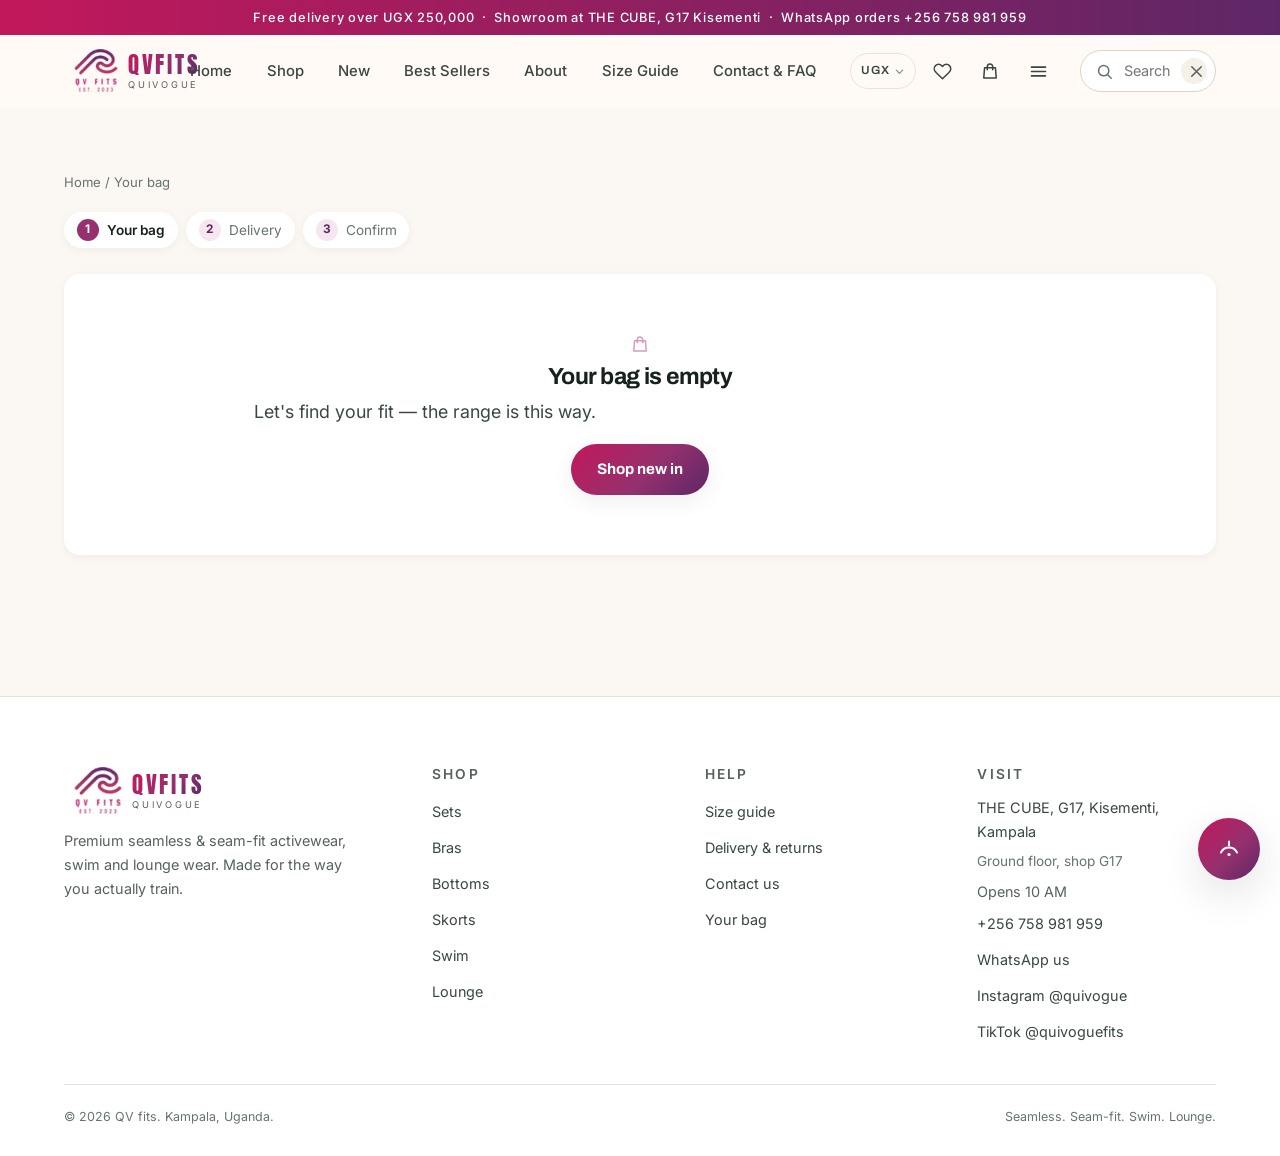
<file: cart.html>
<!DOCTYPE html>
<html lang="en">
<head>
<meta charset="utf-8">
<meta name="viewport" content="width=device-width, initial-scale=1">
<title>Your Bag — QV fits</title>
<meta name="description" content="Your QV fits bag and checkout.">
<link rel="canonical" href="https://qvfits.com/cart.html">

<!-- Social preview. The shop's customers arrive from an Instagram bio link and
     reshare it on WhatsApp, so a bare link with no card costs real traffic.
     Note: product pages are built from ?id= in the browser, and link scrapers
     do not run JavaScript — a shared product link shows this same card, not
     that product's photo. Fixing that properly needs a page per product. -->
<meta property="og:type" content="website">
<meta property="og:site_name" content="QV fits">
<meta property="og:locale" content="en_UG">
<meta property="og:title" content="Your Bag — QV fits">
<meta property="og:description" content="Your QV fits bag and checkout.">
<meta property="og:url" content="https://qvfits.com/cart.html">
<meta property="og:image" content="https://qvfits.com/share-card.jpg">
<meta property="og:image:type" content="image/jpeg">
<meta property="og:image:width" content="1200">
<meta property="og:image:height" content="630">
<meta property="og:image:alt" content="Three QV fits looks photographed in a gym — wine, navy and grey seamless sets.">
<meta name="twitter:card" content="summary_large_image">
<meta name="twitter:title" content="Your Bag — QV fits">
<meta name="twitter:description" content="Your QV fits bag and checkout.">
<meta name="twitter:image" content="https://qvfits.com/share-card.jpg">
<meta name="theme-color" content="#fbf8f3">
<link rel="preconnect" href="https://fonts.googleapis.com">
<link rel="preconnect" href="https://fonts.gstatic.com" crossorigin>
<link href="https://fonts.googleapis.com/css2?family=Anton&family=Archivo:wght@500;600;700;800&family=Inter:wght@400;500;600&display=swap" rel="stylesheet">
<link rel="stylesheet" href="css/style.css?v=20261013090753">
<link rel="icon" href="favicon.ico" sizes="any">
<link rel="apple-touch-icon" href="apple-touch-icon.png">
</head>
<body>

<section class="section section--tight">
  <div class="wrap">
    <p class="crumbs"><a href="index.html">Home</a> / Your bag</p>
    <h1 class="sr-only">Your bag</h1>

    <div class="steps" id="steps">
      <div class="step is-on" data-step="1"><b>1</b> Your bag</div>
      <div class="step" data-step="2"><b>2</b> Delivery</div>
      <div class="step" data-step="3"><b>3</b> Confirm</div>
    </div>

    <div id="checkoutRoot"></div>
  </div>
</section>

<script src="js/data.js?v=20261013090753"></script>
<script src="js/admin-config.js?v=20261013090753"></script>
<script src="js/store.js?v=20261013090753"></script>
<script src="js/app.js?v=20261013090753"></script>
<script src="js/assistant.js?v=20261013090753"></script>
<script>
let step = 1;
const order = { name: '', phone: '', region: 'kampala', address: '', note: '', pay: 'Mobile money' };

function pageInit() {
  render();
  document.addEventListener('store:change', () => { if (step === 1) render(); });

  /* Delegated once, on a node that survives every re-render — attaching
     inside render() would stack a new listener each time the store changes. */
  document.getElementById('checkoutRoot').addEventListener('click', e => {
    const dec = e.target.closest('[data-dec]');
    const inc = e.target.closest('[data-inc]');
    if (dec) {
      const i = Number(dec.dataset.dec);
      Store.setQty(i, Store.cart[i].qty - 1);
    }
    if (inc) {
      const i = Number(inc.dataset.inc);
      const l = Store.cart[i];
      const p = getProduct(l.id);
      if (l.qty + 1 > (p.stock[l.size] || 0)) toast(`That's all we have in ${l.size}`);
      else Store.setQty(i, l.qty + 1);
    }
  });
}

function setStep(n) {
  step = n;
  document.querySelectorAll('.step').forEach(el => {
    const s = Number(el.dataset.step);
    el.classList.toggle('is-on', s === n);
    el.classList.toggle('is-done', s < n);
  });
  render();
  window.scrollTo({ top: 0, behavior: 'smooth' });
}

function summaryHtml() {
  const sub = Store.subtotal();
  const ship = Store.shipping(order.region);
  const left = CONFIG.freeShippingOver - sub;
  const pct = Math.min(100, (sub / CONFIG.freeShippingOver) * 100);

  return `<div class="summary">
    <h2 class="sub-h">Order summary</h2>
    <div class="ship-bar"><div class="ship-bar__fill" style="width:${pct}%"></div></div>
    <p style="font-size:.82rem;color:${left > 0 ? 'var(--ink-3)' : 'var(--success)'};font-weight:${left > 0 ? 400 : 600}">
      ${left > 0 ? `${money(left)} away from free delivery ✨` : 'Free delivery unlocked 🎀'}
    </p>
    <div class="sum-row"><span>Subtotal</span><span>${money(sub)}</span></div>
    <div class="sum-row"><span>Delivery ${order.region === 'upcountry' ? '(upcountry)' : '(Kampala)'}</span>
      <span>${ship === 0 ? 'Free' : money(ship)}</span></div>
    <div class="sum-row sum-row--total"><span>Total</span><span>${money(sub + ship)}</span></div>
  </div>`;
}

function render() {
  const root = document.getElementById('checkoutRoot');

  if (!Store.cart.length && step < 4) {
    root.innerHTML = `<div class="empty">
      <div style="color:var(--brand-300);display:flex;justify-content:center;margin-bottom:10px">${ICON.bag}</div>
      <h2>Your bag is empty</h2>
      <p class="lede center" style="margin-top:8px">Let's find your fit — the range is this way.</p>
      <a class="btn btn--primary" href="shop.html">Shop new in</a>
    </div>`;
    document.getElementById('steps').hidden = true;
    return;
  }
  document.getElementById('steps').hidden = false;

  /* ---------------------------------------------------- 1. bag */
  if (step === 1) {
    root.innerHTML = `
      <div class="cart-layout">
        <div>
          <div class="cart-list">${Store.cart.map(cartRow).join('')}</div>
          <a class="link-arrow" href="shop.html" style="margin-top:18px;display:inline-flex">← Keep shopping</a>
        </div>
        <div>
          ${summaryHtml()}
          <button class="btn btn--primary btn--block" id="toStep2" style="margin-top:14px">Continue to delivery</button>
          <p style="font-size:.78rem;color:var(--ink-4);text-align:center;margin-top:12px">
            Nothing is charged here. You'll confirm payment with our team.
          </p>
        </div>
      </div>`;

    document.getElementById('toStep2').addEventListener('click', () => setStep(2));
    return;
  }

  /* ---------------------------------------------------- 2. delivery */
  if (step === 2) {
    root.innerHTML = `
      <div class="cart-layout">
        <div class="info-card">
          <h2 class="sub-h">Where's it going?</h2>
          <div class="field">
            <label for="oName">Your name</label>
            <input id="oName" value="${escapeHtml(order.name)}" autocomplete="name" required>
          </div>
          <div class="field">
            <label for="oPhone">Phone number</label>
            <input id="oPhone" value="${escapeHtml(order.phone)}" inputmode="tel" autocomplete="tel"
                   placeholder="07XX XXX XXX" required>
          </div>
          <div class="field">
            <label for="oRegion">Delivery area</label>
            <select id="oRegion">
              <option value="kampala" ${order.region === 'kampala' ? 'selected' : ''}>Kampala — ${money(CONFIG.kampalaDelivery)}</option>
              <option value="upcountry" ${order.region === 'upcountry' ? 'selected' : ''}>Upcountry — ${money(CONFIG.upcountryDelivery)}</option>
              <option value="pickup" ${order.region === 'pickup' ? 'selected' : ''}>I'll collect from the shop — free</option>
            </select>
          </div>
          <div class="field" id="addrField" ${order.region === 'pickup' ? 'hidden' : ''}>
            <label for="oAddr">Where should we drop it?</label>
            <textarea id="oAddr" rows="3" placeholder="Area, road, any landmark that helps">${escapeHtml(order.address)}</textarea>
          </div>
          <div class="field">
            <label for="oPay">How you'd like to pay</label>
            <select id="oPay">
              <option ${order.pay === 'Mobile money' ? 'selected' : ''}>Mobile money</option>
              <option ${order.pay === 'Card on delivery' ? 'selected' : ''}>Card on delivery</option>
              <option ${order.pay === 'Cash on collection' ? 'selected' : ''}>Cash on collection</option>
            </select>
          </div>
          <div class="field">
            <label for="oNote">Anything we should know? (optional)</label>
            <textarea id="oNote" rows="2" placeholder="Gift wrap, a specific delivery time…">${escapeHtml(order.note)}</textarea>
          </div>
          <p class="pill-note" style="margin-top:16px">
            ${ICON.check} Your details stay in this browser until you send the order yourself.
          </p>
        </div>
        <div>
          ${summaryHtml()}
          <button class="btn btn--primary btn--block" id="toStep3" style="margin-top:14px">Review order</button>
          <button class="btn btn--ghost btn--block" id="backTo1" style="margin-top:10px">Back to bag</button>
        </div>
      </div>`;

    const region = document.getElementById('oRegion');
    region.addEventListener('change', () => {
      order.region = region.value;
      document.getElementById('addrField').hidden = order.region === 'pickup';
      // refresh just the summary so the delivery line stays honest
      const s = document.querySelector('.summary');
      s.outerHTML = summaryHtml();
    });

    document.getElementById('backTo1').addEventListener('click', () => setStep(1));
    document.getElementById('toStep3').addEventListener('click', () => {
      order.name = document.getElementById('oName').value.trim();
      order.phone = document.getElementById('oPhone').value.trim();
      order.address = (document.getElementById('oAddr') || {}).value?.trim() || '';
      order.note = document.getElementById('oNote').value.trim();
      order.pay = document.getElementById('oPay').value;

      if (!order.name || !order.phone) { toast('We need your name and number 💕'); return; }
      if (order.region !== 'pickup' && !order.address) { toast('Where should we deliver it?'); return; }
      setStep(3);
    });
    return;
  }

  /* ---------------------------------------------------- 3. confirm */
  if (step === 3) {
    const sub = Store.subtotal();
    const ship = Store.shipping(order.region);
    // QV, not GL — the prefix was still Gash Luxe's from before the rebrand.
    const ref = 'QV-' + Date.now().toString(36).slice(-5).toUpperCase();

    // The order that reaches the shop is always in shillings, whatever the
    // customer was browsing in — they settle in UGX, and a dollar total in the
    // message would have to be converted back by hand at the other end.
    const lines = Store.cart.map(l => {
      const p = getProduct(l.id);
      return `• ${p.name} — ${l.color}, ${l.size} ×${l.qty} — ${moneyBase(p.price * l.qty)}`;
    }).join('\n');

    const viewing = activeCurrency();
    const seenIn = viewing.code === currencies()[0].code ? '' :
      `\n\n(I was viewing prices in ${viewing.code} — about ${money(sub + ship)}.)`;

    const message =
`Hi QV fits! I'd like to place an order

Ref: ${ref}
Name: ${order.name}
Phone: ${order.phone}
${order.region === 'pickup' ? 'Collecting from the shop' : `Deliver to (${order.region}): ${order.address}`}
Paying by: ${order.pay}
${order.note ? `Note: ${order.note}` : ''}

${lines}

Subtotal: ${moneyBase(sub)}
Delivery: ${ship === 0 ? 'Free' : moneyBase(ship)}
Total: ${moneyBase(sub + ship)}${seenIn}`;

    root.innerHTML = `
      <div class="cart-layout">
        <div class="info-card">
          <h2 class="sub-h" style="margin-bottom:6px">One last look</h2>
          <p style="font-size:.9rem;color:var(--ink-3)">
            We don't take payment on this site, so nothing is charged here. Send your order to the team and
            they'll confirm stock, total and payment with you directly.
          </p>

          <div style="margin-top:18px;border-top:1px solid var(--line);padding-top:14px">
            ${Store.cart.map(l => {
              const p = getProduct(l.id);
              return `<div class="sum-row"><span>${escapeHtml(p.name)} · ${l.color} · ${l.size} ×${l.qty}</span>
                      <span>${money(p.price * l.qty)}</span></div>`;
            }).join('')}
          </div>

          <div style="margin-top:16px;border-top:1px solid var(--line);padding-top:14px">
            <div class="sum-row"><span>Name</span><span>${escapeHtml(order.name)}</span></div>
            <div class="sum-row"><span>Phone</span><span>${escapeHtml(order.phone)}</span></div>
            <div class="sum-row"><span>${order.region === 'pickup' ? 'Collection' : 'Delivery'}</span>
              <span style="text-align:right;max-width:60%">${order.region === 'pickup' ? 'From the shop, ' + CONFIG.address : escapeHtml(order.address)}</span></div>
            <div class="sum-row"><span>Payment</span><span>${escapeHtml(order.pay)}</span></div>
            <div class="sum-row"><span>Reference</span><span><strong>${ref}</strong></span></div>
          </div>

          <div style="margin-top:20px;display:flex;gap:10px;flex-wrap:wrap">
            ${CONFIG.whatsapp
              ? `<a class="btn btn--primary" id="sendWa" target="_blank" rel="noopener"
                    href="https://wa.me/${CONFIG.whatsapp}?text=${encodeURIComponent(message)}">Send on WhatsApp</a>`
              : ''}
            <a class="btn ${CONFIG.whatsapp ? 'btn--ghost' : 'btn--primary'}" href="${CONFIG.instagram}"
               target="_blank" rel="noopener" id="sendIg">Send via Instagram DM</a>
            <button class="btn btn--soft" id="copyOrder">Copy order</button>
          </div>
          <p style="font-size:.78rem;color:var(--ink-4);margin-top:12px">
            Keep your reference <strong>${ref}</strong> — quote it and the team can find your order instantly.
          </p>
        </div>

        <div>
          ${summaryHtml()}
          <button class="btn btn--ghost btn--block" id="backTo2" style="margin-top:14px">Back to delivery</button>
        </div>
      </div>`;

    document.getElementById('backTo2').addEventListener('click', () => setStep(2));
    document.getElementById('copyOrder').addEventListener('click', async () => {
      try {
        await navigator.clipboard.writeText(message);
        toast('Order copied — paste it into your DM ✨');
      } catch { toast('Select the details above and copy them'); }
    });
    ['sendWa', 'sendIg'].forEach(id => {
      const el = document.getElementById(id);
      if (el) el.addEventListener('click', () => {
        // Instagram DMs can't be pre-filled from a link, so put the text on the
        // clipboard on the way out rather than losing it.
        navigator.clipboard?.writeText(message).catch(() => {});
        setTimeout(() => { toast('Order copied to your clipboard too 💕'); }, 300);
      });
    });
    return;
  }
}

function cartRow(l, i) {
  const p = getProduct(l.id);
  if (!p) return '';
  const max = p.stock[l.size] || 0;
  return `<div class="cart-row">
    <a class="cart-row__media" href="product.html?id=${p.id}">${media(p.id, p.name)}</a>
    <div>
      <a class="cart-row__name" href="product.html?id=${p.id}">${escapeHtml(p.name)}</a>
      <div class="cart-row__meta">${l.color} · Size ${l.size}</div>
      <div class="cart-row__meta" style="color:${max <= 2 ? 'var(--warn)' : 'var(--ink-4)'}">
        ${max <= 2 ? `Only ${max} left in ${l.size}` : 'In stock'}
      </div>
      <div class="qty" style="margin-top:8px">
        <button data-dec="${i}" aria-label="Decrease quantity">−</button>
        <span>${l.qty}</span>
        <button data-inc="${i}" aria-label="Increase quantity">+</button>
      </div>
    </div>
    <div class="cart-row__right">
      <strong>${money(p.price * l.qty)}</strong>
      <button class="remove" data-remove="${i}">Remove</button>
    </div>
  </div>`;
}
</script>
</body>
</html>
</file>
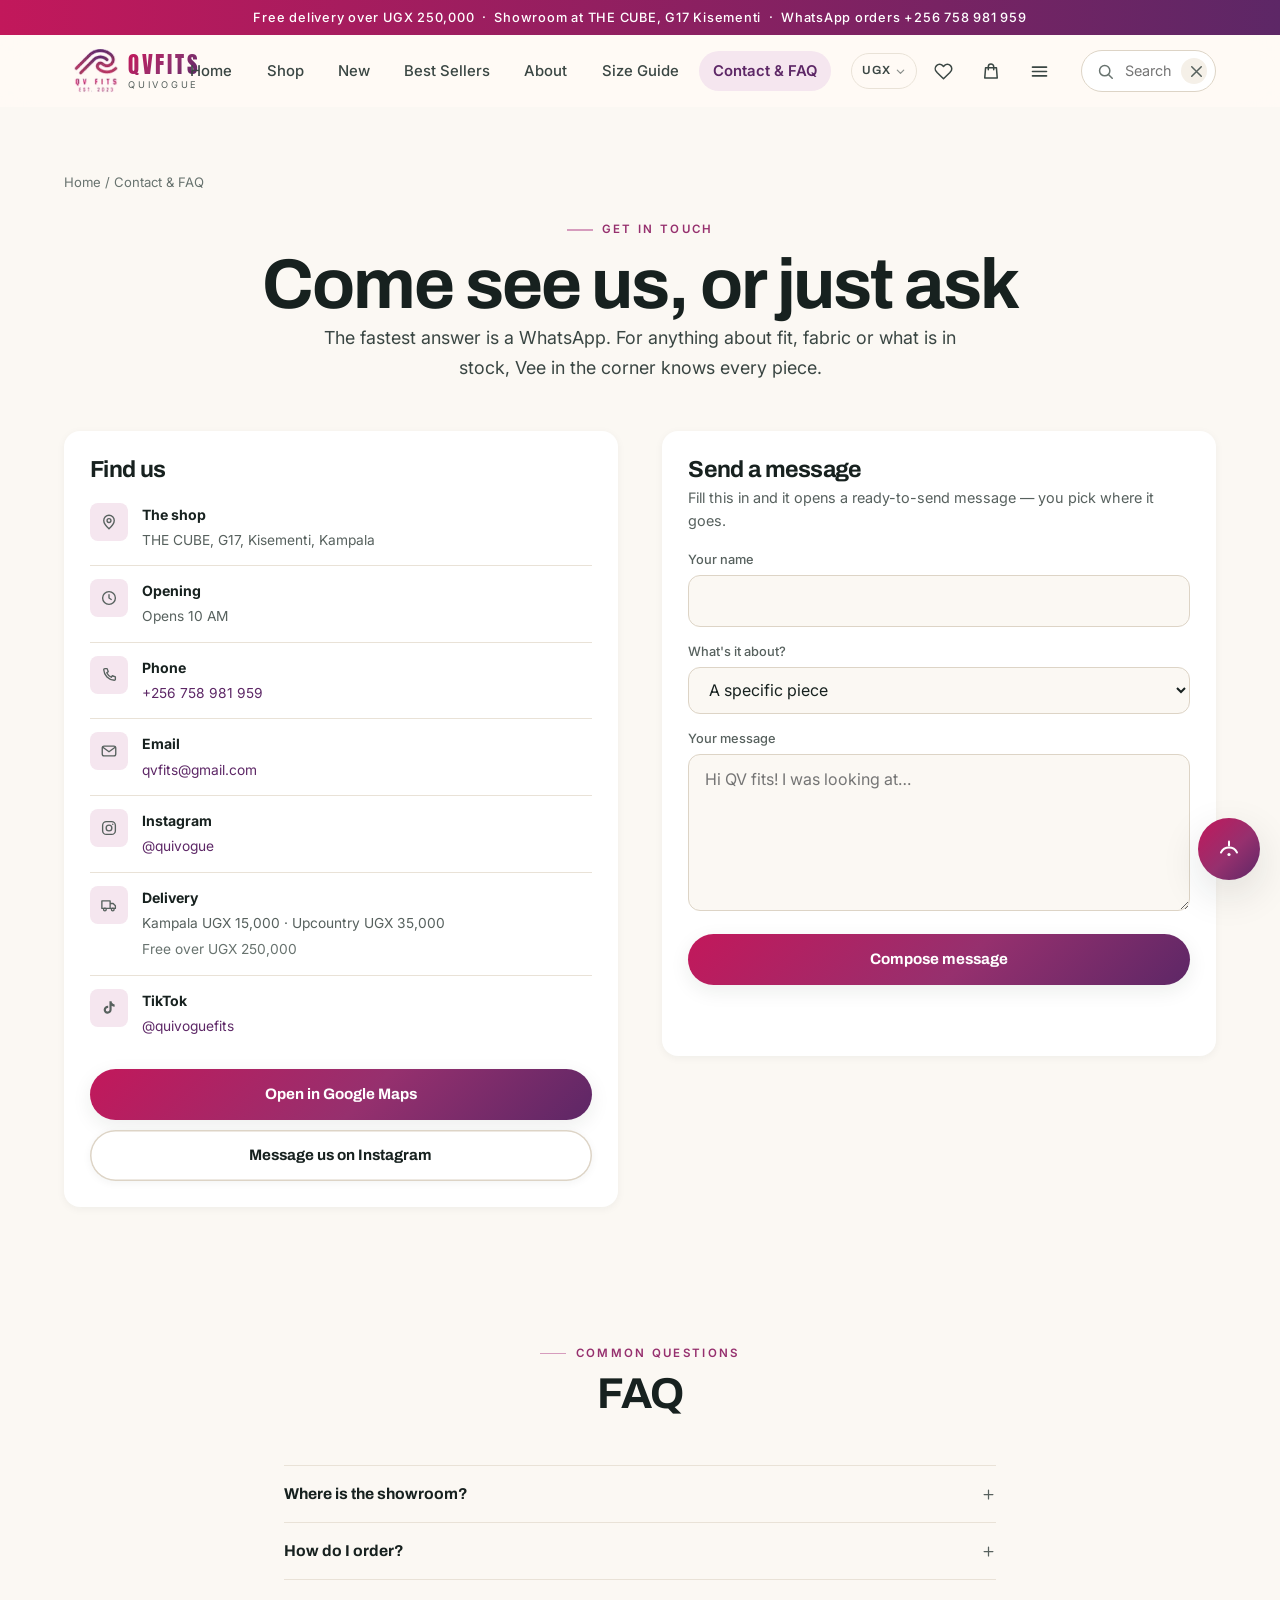
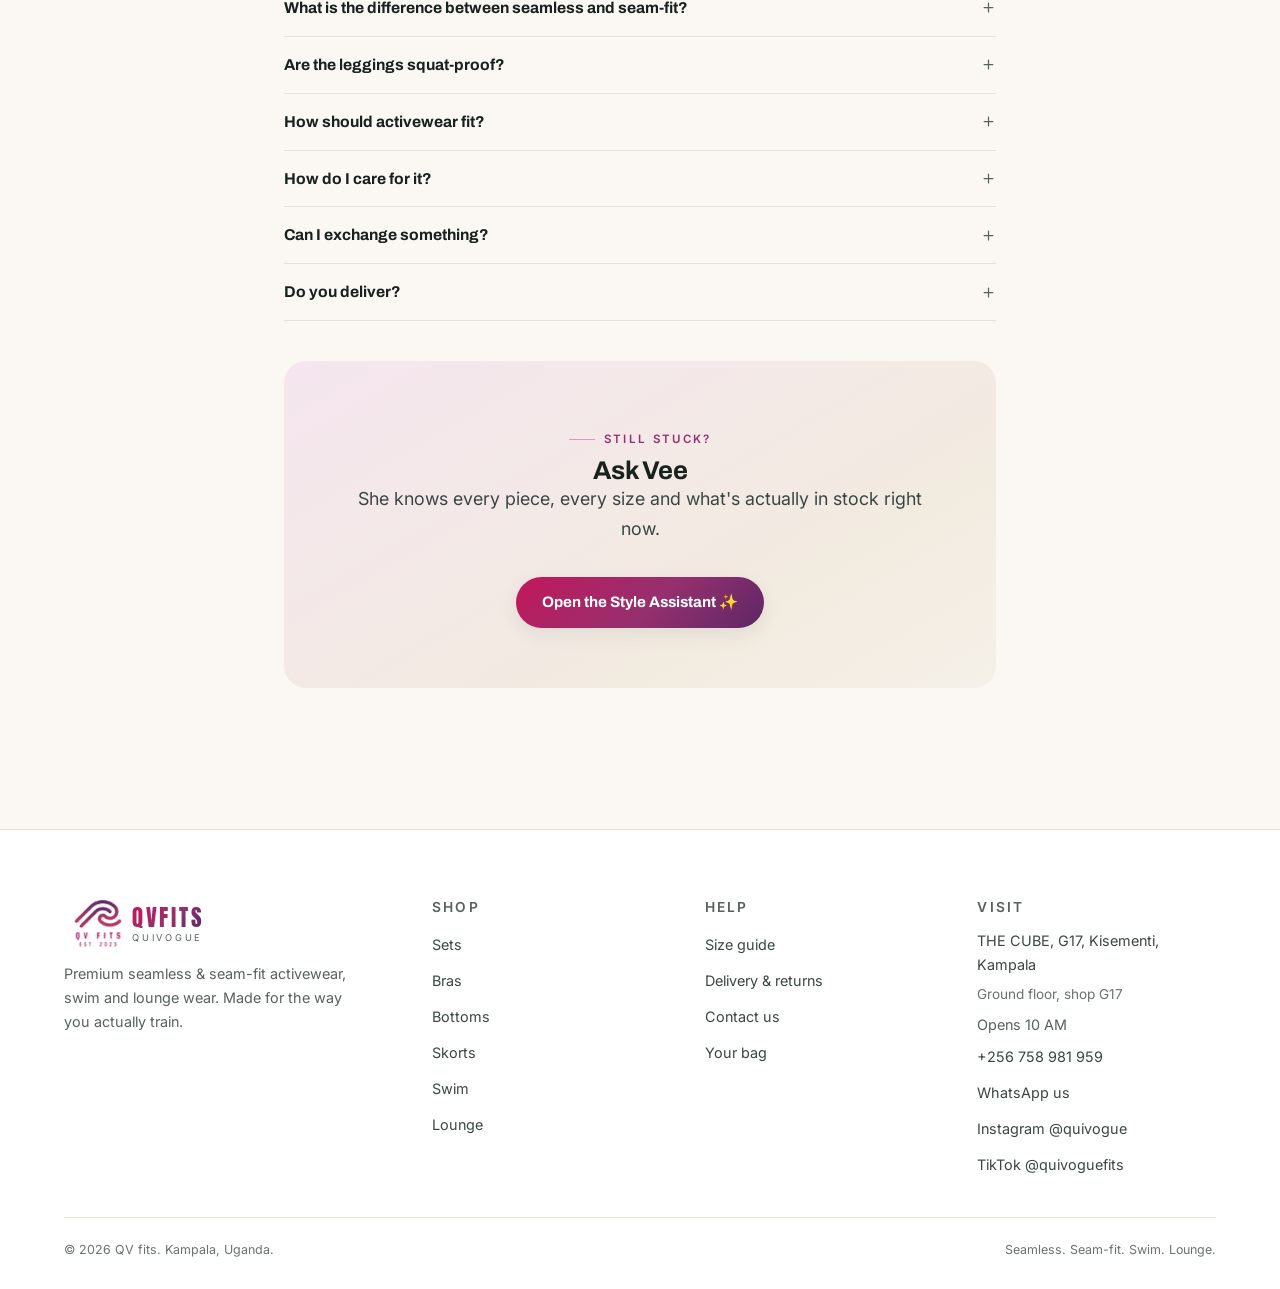
<file: contact.html>
<!DOCTYPE html>
<html lang="en">
<head>
<meta charset="utf-8">
<meta name="viewport" content="width=device-width, initial-scale=1">
<title>Contact &amp; FAQ — QV fits</title>
<meta name="description" content="Visit QV fits at THE CUBE, G17 Kisementi, Kampala. Fit, fabric, delivery and exchange questions answered.">
<link rel="canonical" href="https://qvfits.com/contact.html">

<!-- Social preview. The shop's customers arrive from an Instagram bio link and
     reshare it on WhatsApp, so a bare link with no card costs real traffic.
     Note: product pages are built from ?id= in the browser, and link scrapers
     do not run JavaScript — a shared product link shows this same card, not
     that product's photo. Fixing that properly needs a page per product. -->
<meta property="og:type" content="website">
<meta property="og:site_name" content="QV fits">
<meta property="og:locale" content="en_UG">
<meta property="og:title" content="Contact &amp; FAQ — QV fits">
<meta property="og:description" content="Visit QV fits at THE CUBE, G17 Kisementi, Kampala. Fit, fabric, delivery and exchange questions answered.">
<meta property="og:url" content="https://qvfits.com/contact.html">
<meta property="og:image" content="https://qvfits.com/share-card.jpg">
<meta property="og:image:type" content="image/jpeg">
<meta property="og:image:width" content="1200">
<meta property="og:image:height" content="630">
<meta property="og:image:alt" content="Three QV fits looks photographed in a gym — wine, navy and grey seamless sets.">
<meta name="twitter:card" content="summary_large_image">
<meta name="twitter:title" content="Contact &amp; FAQ — QV fits">
<meta name="twitter:description" content="Visit QV fits at THE CUBE, G17 Kisementi, Kampala. Fit, fabric, delivery and exchange questions answered.">
<meta name="twitter:image" content="https://qvfits.com/share-card.jpg">
<meta name="theme-color" content="#fbf8f3">
<link rel="preconnect" href="https://fonts.googleapis.com">
<link rel="preconnect" href="https://fonts.gstatic.com" crossorigin>
<link href="https://fonts.googleapis.com/css2?family=Anton&family=Archivo:wght@500;600;700;800&family=Inter:wght@400;500;600&display=swap" rel="stylesheet">
<link rel="stylesheet" href="css/style.css?v=20261013090753">
<link rel="icon" href="favicon.ico" sizes="any">
<link rel="apple-touch-icon" href="apple-touch-icon.png">
</head>
<body>

<section class="section section--tight">
  <div class="wrap">
    <p class="crumbs"><a href="index.html">Home</a> / Contact &amp; FAQ</p>
    <div class="section-head center">
      <span class="kicker">Get in touch</span>
      <h1>Come see us, or just ask</h1>
      <p class="lede">The fastest answer is a WhatsApp. For anything about fit, fabric or what is in stock, Vee in the corner knows every piece.</p>
    </div>

    <div class="contact-grid">
      <!-- ------------------------------------------------ details -->
      <div class="info-card reveal">
        <h2 class="sub-h" style="margin-bottom:8px">Find us</h2>
        <div id="infoRows"></div>
        <a class="btn btn--primary btn--block" id="mapsBtn" target="_blank" rel="noopener" style="margin-top:18px">Open in Google Maps</a>
        <a class="btn btn--ghost btn--block" id="igBtn" target="_blank" rel="noopener" style="margin-top:10px">Message us on Instagram</a>
      </div>

      <!-- ------------------------------------------------ message -->
      <div class="info-card reveal">
        <h2 class="sub-h" style="margin-bottom:4px">Send a message</h2>
        <p style="font-size:.9rem;color:var(--ink-3)">Fill this in and it opens a ready-to-send message — you pick where it goes.</p>
        <form id="msgForm" novalidate style="margin-top:16px">
          <div class="field">
            <label for="cName">Your name</label>
            <input id="cName" required autocomplete="name">
          </div>
          <div class="field">
            <label for="cTopic">What's it about?</label>
            <select id="cTopic">
              <option>A specific piece</option>
              <option>Sizing help</option>
              <option>Delivery</option>
              <option>An exchange</option>
              <option>Styling for an event</option>
              <option>Something else</option>
            </select>
          </div>
          <div class="field">
            <label for="cMsg">Your message</label>
            <textarea id="cMsg" rows="5" required placeholder="Hi QV fits! I was looking at…"></textarea>
          </div>
          <button class="btn btn--primary btn--block" type="submit" style="margin-top:16px">Compose message</button>
          <p class="news__msg" id="msgOut" role="status"></p>
        </form>
      </div>
    </div>
  </div>
</section>

<!-- ---------------------------------------------------------- FAQ -->
<section class="section section--tight" id="faq">
  <div class="wrap" style="max-width:800px">
    <div class="section-head center reveal">
      <span class="kicker">Common questions</span>
      <h2>FAQ</h2>
    </div>
    <div class="acc" id="faqAcc"></div>
    <div class="news reveal center" style="margin-top:40px">
      <span class="kicker">Still stuck?</span>
      <h2 style="font-size:1.6rem">Ask Vee</h2>
      <p class="lede center">She knows every piece, every size and what's actually in stock right now.</p>
      <button class="btn btn--primary" style="margin-top:16px;position:relative;z-index:1"
              onclick="askVee('Hi! I have a question')">Open the Style Assistant ✨</button>
    </div>
  </div>
</section>

<script src="js/data.js?v=20261013090753"></script>
<script src="js/admin-config.js?v=20261013090753"></script>
<script src="js/store.js?v=20261013090753"></script>
<script src="js/app.js?v=20261013090753"></script>
<script src="js/assistant.js?v=20261013090753"></script>
<script>
function pageInit() {
  document.getElementById('mapsBtn').href = CONFIG.mapsUrl;
  document.getElementById('igBtn').href = CONFIG.instagram;

  /* Only show contact rows we actually have. No invented phone number. */
  const rows = [
    /* plusCode is null until someone reads it off Google Maps — without this
       guard the page printed the word "null" under the address. */
    { ic: ICON.pin, label: 'The shop',
      value: CONFIG.address + (CONFIG.plusCode
        ? `<br><span style="color:var(--ink-4)">${CONFIG.plusCode}</span>` : '') },
    { ic: ICON.clock, label: 'Opening', value: 'Opens ' + CONFIG.opensAt },
    { ic: ICON.ig, label: 'Instagram', value: `<a href="${CONFIG.instagram}" target="_blank" rel="noopener" style="color:var(--brand-600)">${CONFIG.instagramHandle}</a>` },
    { ic: ICON.truck, label: 'Delivery', value: `Kampala ${money(CONFIG.kampalaDelivery)} · Upcountry ${money(CONFIG.upcountryDelivery)}<br><span style="color:var(--ink-4)">Free over ${money(CONFIG.freeShippingOver)}</span>` }
  ];
  if (CONFIG.phone) {
    rows.splice(2, 0, {
      ic: ICON.phone, label: 'Phone',
      value: `<a href="tel:${CONFIG.phone.replace(/\s/g, '')}" style="color:var(--brand-600)">${CONFIG.phone}</a>`
    });
  }
  if (CONFIG.email) {
    rows.splice(3, 0, {
      ic: ICON.mail, label: 'Email',
      value: `<a href="mailto:${CONFIG.email}" style="color:var(--brand-600)">${CONFIG.email}</a>`
    });
  }
  if (CONFIG.tiktok) {
    rows.push({
      ic: ICON.tiktok, label: 'TikTok',
      value: `<a href="${CONFIG.tiktok}" target="_blank" rel="noopener" style="color:var(--brand-600)">${CONFIG.tiktokHandle}</a>`
    });
  }
  document.getElementById('infoRows').innerHTML = rows.map(r => `
    <div class="info-row">
      <span class="info-row__ic">${r.ic}</span>
      <div><strong>${r.label}</strong><span>${r.value}</span></div>
    </div>`).join('');

  /* FAQ */
  document.getElementById('faqAcc').innerHTML = FAQ.map(f => `
    <div class="acc__item">
      <button class="acc__btn" aria-expanded="false">${escapeHtml(f.q)} ${ICON.plus}</button>
      <div class="acc__panel"><div><p>${f.a}</p></div></div>
    </div>`).join('');
  initAccordions(document.getElementById('faqAcc'));

  /* Message form — composes the text, then hands it to the channel the
     visitor chooses. We don't have a mail server, so we don't pretend to. */
  document.getElementById('msgForm').addEventListener('submit', e => {
    e.preventDefault();
    const name = document.getElementById('cName').value.trim();
    const topic = document.getElementById('cTopic').value;
    const body = document.getElementById('cMsg').value.trim();
    const out = document.getElementById('msgOut');

    if (!name || !body) { out.textContent = 'Pop your name and a message in first 💕'; return; }

    const composed = `Hi QV fits! I'm ${name}. (${topic})\n\n${body}`;
    const options = [];

    if (CONFIG.whatsapp) {
      options.push(`<a class="btn btn--soft" href="https://wa.me/${CONFIG.whatsapp}?text=${encodeURIComponent(composed)}" target="_blank" rel="noopener">Send on WhatsApp</a>`);
    }
    if (CONFIG.email) {
      options.push(`<a class="btn btn--soft" href="mailto:${CONFIG.email}?subject=${encodeURIComponent(topic + ' — ' + name)}&body=${encodeURIComponent(composed)}">Send by email</a>`);
    }
    options.push(`<a class="btn btn--soft" href="${CONFIG.instagram}" target="_blank" rel="noopener">Open Instagram DM</a>`);
    options.push(`<button class="btn btn--soft" type="button" id="copyMsg">Copy message</button>`);

    out.innerHTML = `Your message is ready — send it wherever suits you:
      <span style="display:flex;gap:8px;flex-wrap:wrap;justify-content:center;margin-top:12px">${options.join('')}</span>`;

    const copy = document.getElementById('copyMsg');
    if (copy) copy.addEventListener('click', async () => {
      try { await navigator.clipboard.writeText(composed); toast('Message copied ✨'); }
      catch { toast('Select and copy the message manually'); }
    });
  });
}
</script>
</body>
</html>
</file>
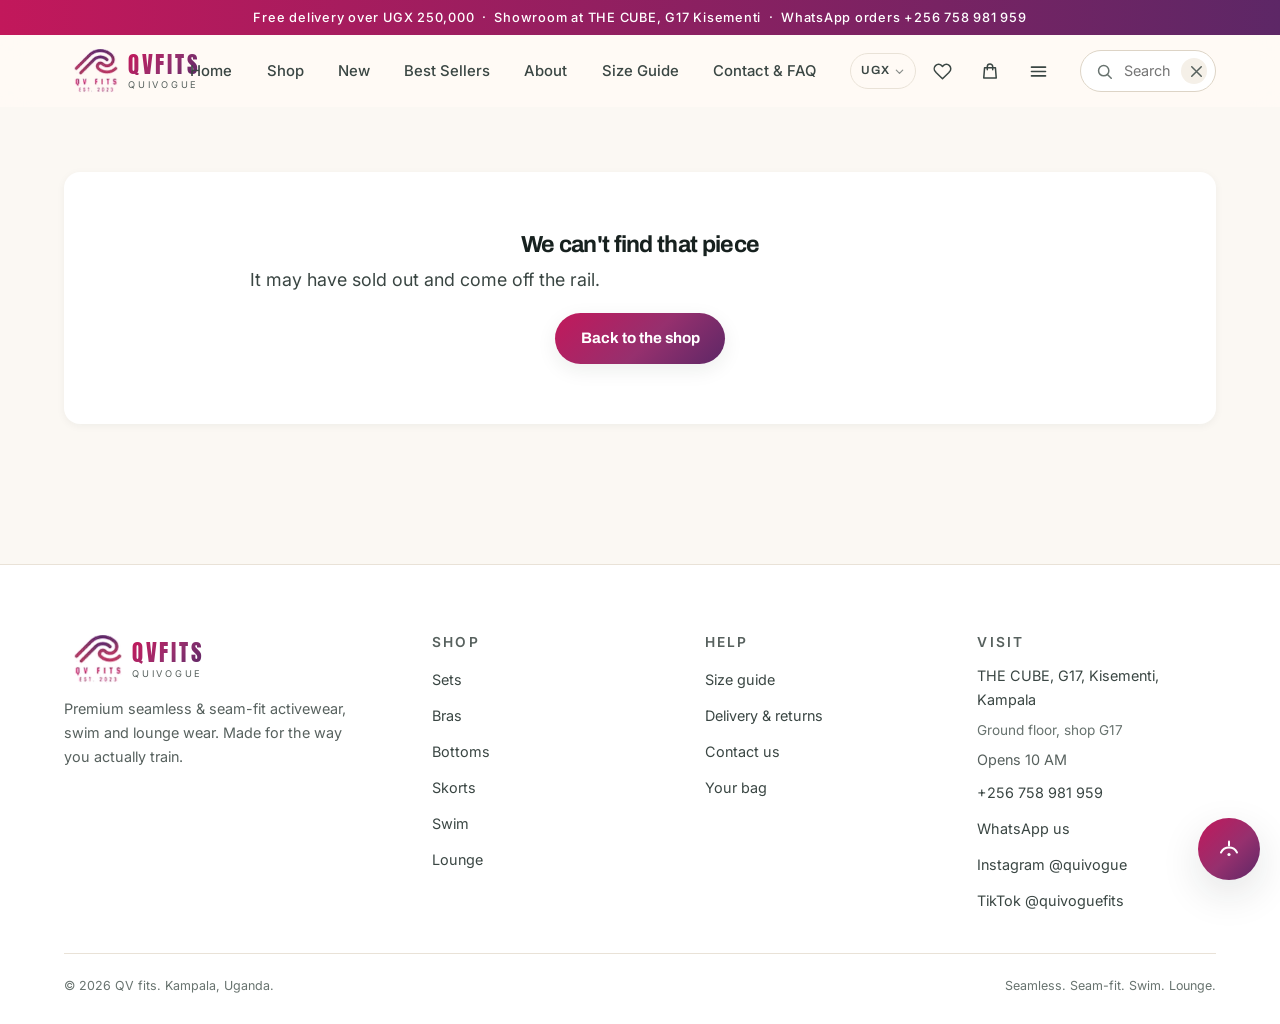
<file: product.html>
<!DOCTYPE html>
<html lang="en">
<head>
<meta charset="utf-8">
<meta name="viewport" content="width=device-width, initial-scale=1">
<title>QV fits</title>
<meta name="description" content="Product details at QV fits Kampala — sizes, colours, fit and fabric notes, and live stock.">
<link rel="canonical" href="https://qvfits.com/product.html">

<!-- Social preview. The shop's customers arrive from an Instagram bio link and
     reshare it on WhatsApp, so a bare link with no card costs real traffic.
     Note: product pages are built from ?id= in the browser, and link scrapers
     do not run JavaScript — a shared product link shows this same card, not
     that product's photo. Fixing that properly needs a page per product. -->
<meta property="og:type" content="website">
<meta property="og:site_name" content="QV fits">
<meta property="og:locale" content="en_UG">
<meta property="og:title" content="QV fits">
<meta property="og:description" content="Product details at QV fits Kampala — sizes, colours, fit and fabric notes, and live stock.">
<meta property="og:url" content="https://qvfits.com/product.html">
<meta property="og:image" content="https://qvfits.com/share-card.jpg">
<meta property="og:image:type" content="image/jpeg">
<meta property="og:image:width" content="1200">
<meta property="og:image:height" content="630">
<meta property="og:image:alt" content="Three QV fits looks photographed in a gym — wine, navy and grey seamless sets.">
<meta name="twitter:card" content="summary_large_image">
<meta name="twitter:title" content="QV fits">
<meta name="twitter:description" content="Product details at QV fits Kampala — sizes, colours, fit and fabric notes, and live stock.">
<meta name="twitter:image" content="https://qvfits.com/share-card.jpg">
<meta name="theme-color" content="#fbf8f3">
<link rel="preconnect" href="https://fonts.googleapis.com">
<link rel="preconnect" href="https://fonts.gstatic.com" crossorigin>
<link href="https://fonts.googleapis.com/css2?family=Anton&family=Archivo:wght@500;600;700;800&family=Inter:wght@400;500;600&display=swap" rel="stylesheet">
<link rel="stylesheet" href="css/style.css?v=20261013090753">
<link rel="icon" href="favicon.ico" sizes="any">
<link rel="apple-touch-icon" href="apple-touch-icon.png">
</head>
<body>

<section class="section section--tight">
  <div class="wrap" id="pdpRoot"></div>
</section>

<section class="section section--tight" id="relatedWrap" hidden>
  <div class="wrap">
    <div class="section-head section-head--row">
      <div>
        <span class="kicker">Completes the kit</span>
        <h2>Wears well with</h2>
      </div>
    </div>
    <div class="grid-products" id="related"></div>
  </div>
</section>

<script src="js/data.js?v=20261013090753"></script>
<script src="js/admin-config.js?v=20261013090753"></script>
<script src="js/store.js?v=20261013090753"></script>
<script src="js/app.js?v=20261013090753"></script>
<script src="js/assistant.js?v=20261013090753"></script>
<script>
let P = null, chosenSize = null, chosenColor = null;

/* Link scrapers (WhatsApp, Instagram, Facebook) do not run JavaScript, so a
   shared product link still shows the site-wide card from the <head>. Search
   engines DO render, so these give the product its own title, description,
   canonical and image once the page has run. */
function setMeta(attr, key, val) {
  let el = document.head.querySelector(`meta[${attr}="${key}"]`);
  if (!el) { el = document.createElement('meta'); el.setAttribute(attr, key); document.head.appendChild(el); }
  el.setAttribute('content', val);
}

function describeProduct(p) {
  const url = `https://qvfits.com/product.html?id=${encodeURIComponent(p.id)}`;
  const desc = `${p.name} — ${p.category} from QV fits, Kampala. ${(p.blurb || '').trim()}`.trim().slice(0, 300);
  const img = `https://qvfits.com/photos/${p.id}.jpg`;
  let link = document.head.querySelector('link[rel="canonical"]');
  if (!link) { link = document.createElement('link'); link.rel = 'canonical'; document.head.appendChild(link); }
  link.href = url;
  setMeta('property', 'og:type', 'product');
  setMeta('property', 'og:title', `${p.name} — QV fits`);
  setMeta('property', 'og:description', desc);
  setMeta('property', 'og:url', url);
  setMeta('property', 'og:image', img);
  setMeta('name', 'twitter:title', `${p.name} — QV fits`);
  setMeta('name', 'twitter:description', desc);
  setMeta('name', 'twitter:image', img);
  setMeta('name', 'description', desc);
}

function pageInit() {
  const id = new URLSearchParams(location.search).get('id');
  P = getProduct(id);
  const root = document.getElementById('pdpRoot');

  if (!P) {
    // Nothing to index on a page with no product — say so, rather than letting
    // a thin "can't find that piece" page into search results. Googlebot runs
    // JavaScript, so it sees this.
    setMeta('name', 'robots', 'noindex');
    root.innerHTML = `<div class="empty">
      <h1>We can't find that piece</h1>
      <p class="lede center" style="margin-top:8px">It may have sold out and come off the rail.</p>
      <a class="btn btn--primary" href="shop.html">Back to the shop</a>
    </div>`;
    return;
  }

  document.title = `${P.name} — QV fits`;
  describeProduct(P);
  chosenColor = P.colors[0];
  chosenSize = productSizes(P).find(s => inStock(P, s)) || null;

  root.innerHTML = renderPdp();
  wirePdp();
  renderRelated();
  initAccordions(root);
}

function renderPdp() {
  const sizes = productSizes(P);
  const sold = !anyInStock(P);

  return `
  <p class="crumbs"><a href="index.html">Home</a> / <a href="shop.html">Shop</a> /
    <a href="shop.html?c=${encodeURIComponent(P.category)}">${P.category}</a> / ${escapeHtml(P.name)}</p>

  <div class="pdp">
    <!-- gallery -->
    <div class="gallery">
      <div class="gallery__main" id="galMain">${media(P.id, P.name, '', true, true)}</div>
      <div class="gallery__thumbs" id="galThumbs">
        ${['', '-2', '-3'].map((v, i) => `
          <button class="gallery__thumb ${i === 0 ? 'is-on' : ''}" data-v="${v}" aria-label="View image ${i + 1}">
            ${media(P.id, P.name, v)}
          </button>`).join('')}
      </div>
    </div>

    <!-- info -->
    <div class="pdp__info">
      <span class="card__cat">${P.category}</span>
      <h1 style="font-size:clamp(1.6rem,3.2vw,2.2rem);margin:4px 0 0">${escapeHtml(P.name)}</h1>
      <div class="pdp__price">${money(P.price)}</div>
      <p class="lede" style="font-size:1rem">${escapeHtml(P.blurb)}</p>

      ${sold ? `<div class="pill-note" style="background:var(--brand-100);color:var(--brand-600)">
        Fully sold out right now — ask us on Instagram whether it's coming back</div>` : ''}

      <!-- colour -->
      <div class="opt">
        <div class="opt__head">
          <h2>Colour</h2><span id="colorLabel">${chosenColor}</span>
        </div>
        <div class="swatch-row" id="colorRow">
          ${P.colors.map(c => `
            <button class="swatch-btn ${c === chosenColor ? 'is-on' : ''}" data-c="${c}"
                    style="background:${COLOR_SWATCHES[c] || '#ddd'}" aria-label="${c}"></button>`).join('')}
        </div>
      </div>

      <!-- size -->
      <div class="opt">
        <div class="opt__head">
          <h2>Size</h2>
          <a href="size-guide.html" style="font-size:.84rem;color:var(--brand-600);text-decoration:underline">Size guide</a>
        </div>
        <div class="size-row" id="sizeRow">
          ${sizes.map(s => `
            <button class="size-btn ${!inStock(P, s) ? 'is-out' : ''} ${s === chosenSize ? 'is-on' : ''}"
                    data-s="${s}" ${!inStock(P, s) ? 'disabled aria-disabled="true"' : ''}>${s}</button>`).join('')}
        </div>
        <p class="stock-note" id="stockNote"></p>
      </div>

      <!-- cta -->
      <div class="pdp__cta">
        <button class="btn btn--primary btn--lg" id="addBtn" ${sold ? 'disabled' : ''}>
          ${sold ? 'Sold out' : 'Add to bag'}
        </button>
        <button class="btn btn--ghost btn--lg heart-inline" data-wish="${P.id}"
                aria-label="Save to wishlist" style="position:static;width:auto;height:auto;border-radius:999px">
          ${ICON.heart}
        </button>
      </div>

      <button class="btn btn--soft btn--block" style="margin-top:10px"
              onclick="askVee('What size am I in the ${P.name.replace(/'/g, '')}?')">
        Not sure on size? Ask Vee ✨
      </button>

      <!-- details -->
      <div class="acc">
        <div class="acc__item is-open">
          <button class="acc__btn" aria-expanded="true">The details ${ICON.plus}</button>
          <div class="acc__panel"><div>
            <ul>${P.details.map(d => `<li>${escapeHtml(d)}</li>`).join('')}</ul>
            <p style="margin-top:10px">${escapeHtml(P.fabric)}</p>
          </div></div>
        </div>
        <div class="acc__item">
          <button class="acc__btn" aria-expanded="false">Fit &amp; sizing ${ICON.plus}</button>
          <div class="acc__panel"><div>
            <p>${escapeHtml(P.fitNote)}</p>
            <p>Not sure? The <a href="size-guide.html" style="color:var(--brand-600);text-decoration:underline">size guide</a>
               has the full measurement chart, or Vee will work it out from your measurements.</p>
          </div></div>
        </div>
        <div class="acc__item">
          <button class="acc__btn" aria-expanded="false">Delivery &amp; exchanges ${ICON.plus}</button>
          <div class="acc__panel"><div>
            <p>Kampala ${money(CONFIG.kampalaDelivery)}, same or next day. Upcountry ${money(CONFIG.upcountryDelivery)}, 2–4 days.
               Free over ${money(CONFIG.freeShippingOver)}.</p>
            <p>Exchange within 7 days, unworn with tags. Earrings excluded for hygiene.</p>
          </div></div>
        </div>
      </div>
    </div>
  </div>`;
}

function wirePdp() {
  const main = document.getElementById('galMain');
  /* Not every piece has three shots. Probe each variant and drop the thumbs
     that have no image, rather than showing empty "photo coming" tiles. */
  document.querySelectorAll('.gallery__thumb').forEach(t => {
    const v = t.dataset.v;
    if (!v) return;                       // the main shot always stays
    const probe = new Image();
    probe.onerror = () => t.remove();
    probe.src = `photos/${P.id}${v}.jpg` + (CONFIG.assetVersion ? `?v=${CONFIG.assetVersion}` : '');
  });

  document.getElementById('galThumbs').addEventListener('click', e => {
    const t = e.target.closest('.gallery__thumb');
    if (!t) return;
    document.querySelectorAll('.gallery__thumb').forEach(x => x.classList.remove('is-on'));
    t.classList.add('is-on');
    main.innerHTML = media(P.id, P.name, t.dataset.v, true, true);
  });

  document.getElementById('colorRow').addEventListener('click', e => {
    const b = e.target.closest('.swatch-btn');
    if (!b) return;
    chosenColor = b.dataset.c;
    document.querySelectorAll('.swatch-btn').forEach(x => x.classList.remove('is-on'));
    b.classList.add('is-on');
    document.getElementById('colorLabel').textContent = chosenColor;
  });

  document.getElementById('sizeRow').addEventListener('click', e => {
    const b = e.target.closest('.size-btn');
    if (!b || b.disabled) return;
    chosenSize = b.dataset.s;
    document.querySelectorAll('.size-btn').forEach(x => x.classList.remove('is-on'));
    b.classList.add('is-on');
    updateStockNote();
  });

  document.getElementById('addBtn').addEventListener('click', () => {
    if (!chosenSize) { toast('Pick a size first 💕'); return; }
    if (Store.add(P.id, chosenSize, chosenColor, 1)) {
      toast(`${P.name} (${chosenColor}, ${chosenSize}) is in your bag ✨`);
      openDrawer('cart');
    } else {
      toast(`Only what's already in your bag is left in ${chosenSize}`);
    }
  });

  updateStockNote();
}

function updateStockNote() {
  const note = document.getElementById('stockNote');
  if (!chosenSize) { note.textContent = ''; return; }
  const n = P.stock[chosenSize] || 0;
  note.className = 'stock-note ' + (n <= 2 ? 'low' : 'ok');
  note.textContent = n === 0 ? `Sold out in ${chosenSize}`
    : n <= 2 ? `Only ${n} left in ${chosenSize} — this one moves fast`
    : `In stock in ${chosenSize}`;
}

function renderRelated() {
  /* Related = shares an occasion, different piece. Prefer a different category
     so it reads as a look rather than a duplicate. */
  const scored = PRODUCTS
    .filter(p => p.id !== P.id && anyInStock(p))
    .map(p => {
      let s = p.occasions.filter(o => P.occasions.includes(o)).length * 2;
      if (p.category !== P.category) s += 2;
      if (p.colors.some(c => P.colors.includes(c))) s += 1;
      return { p, s };
    })
    .filter(x => x.s > 0)
    .sort((a, b) => b.s - a.s)
    .slice(0, 4)
    .map(x => x.p);

  if (!scored.length) return;
  document.getElementById('relatedWrap').hidden = false;
  const grid = document.getElementById('related');
  grid.innerHTML = scored.map(productCard).join('');
  grid.querySelectorAll('.reveal').forEach(el => el.classList.add('is-in'));
  syncCounts();
}
</script>
</body>
</html>
</file>
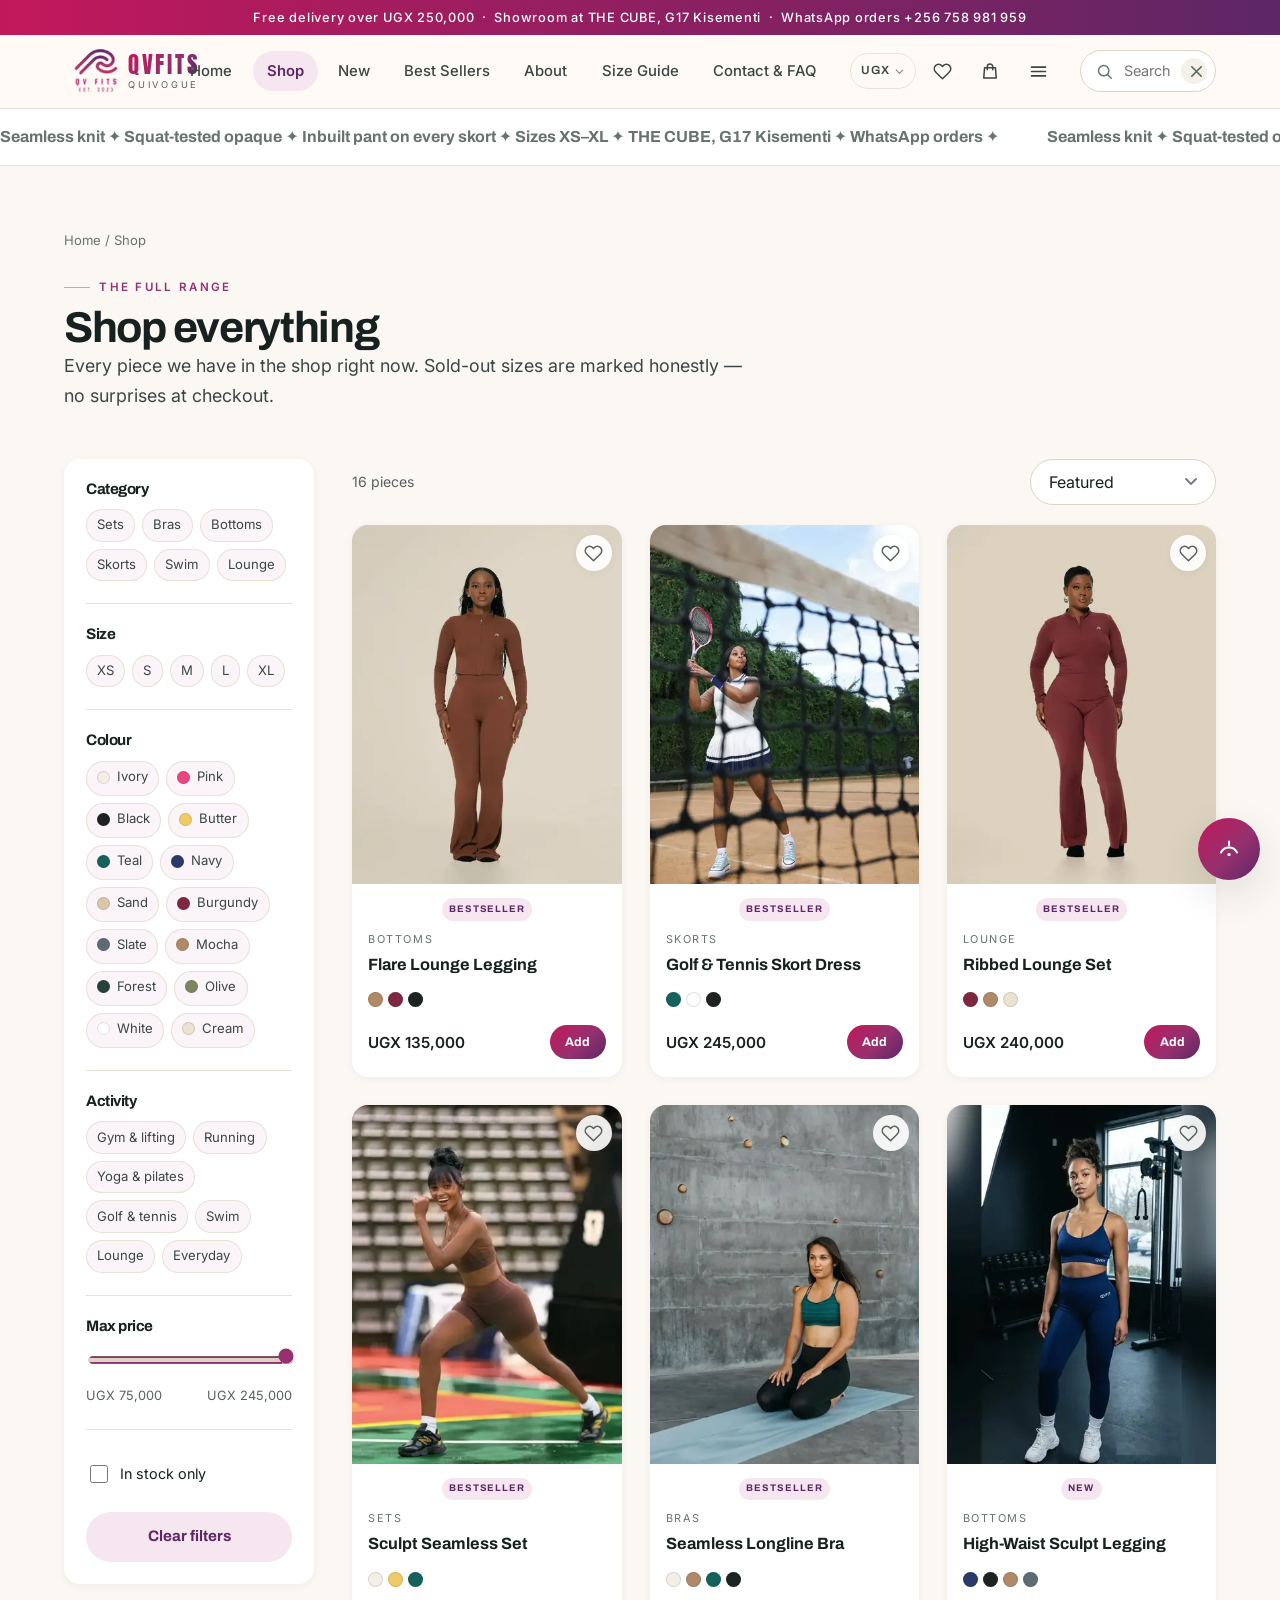
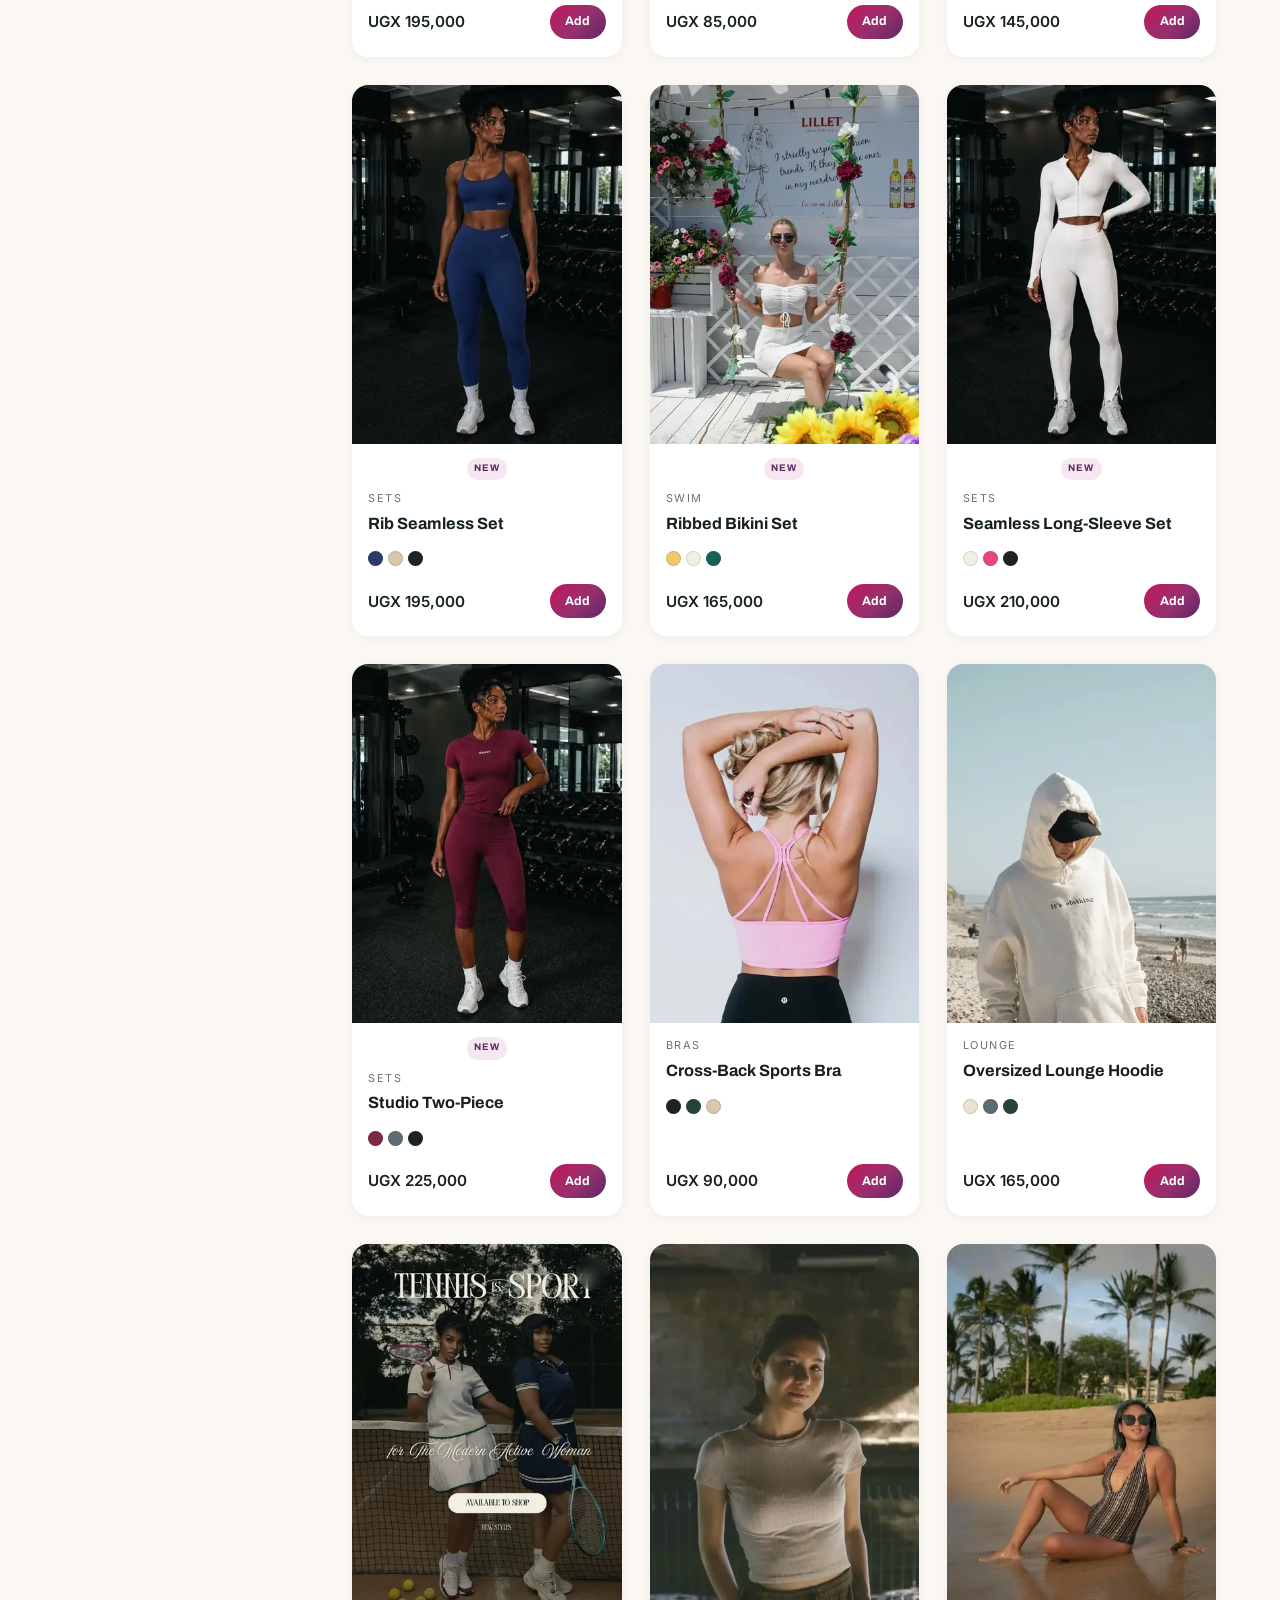
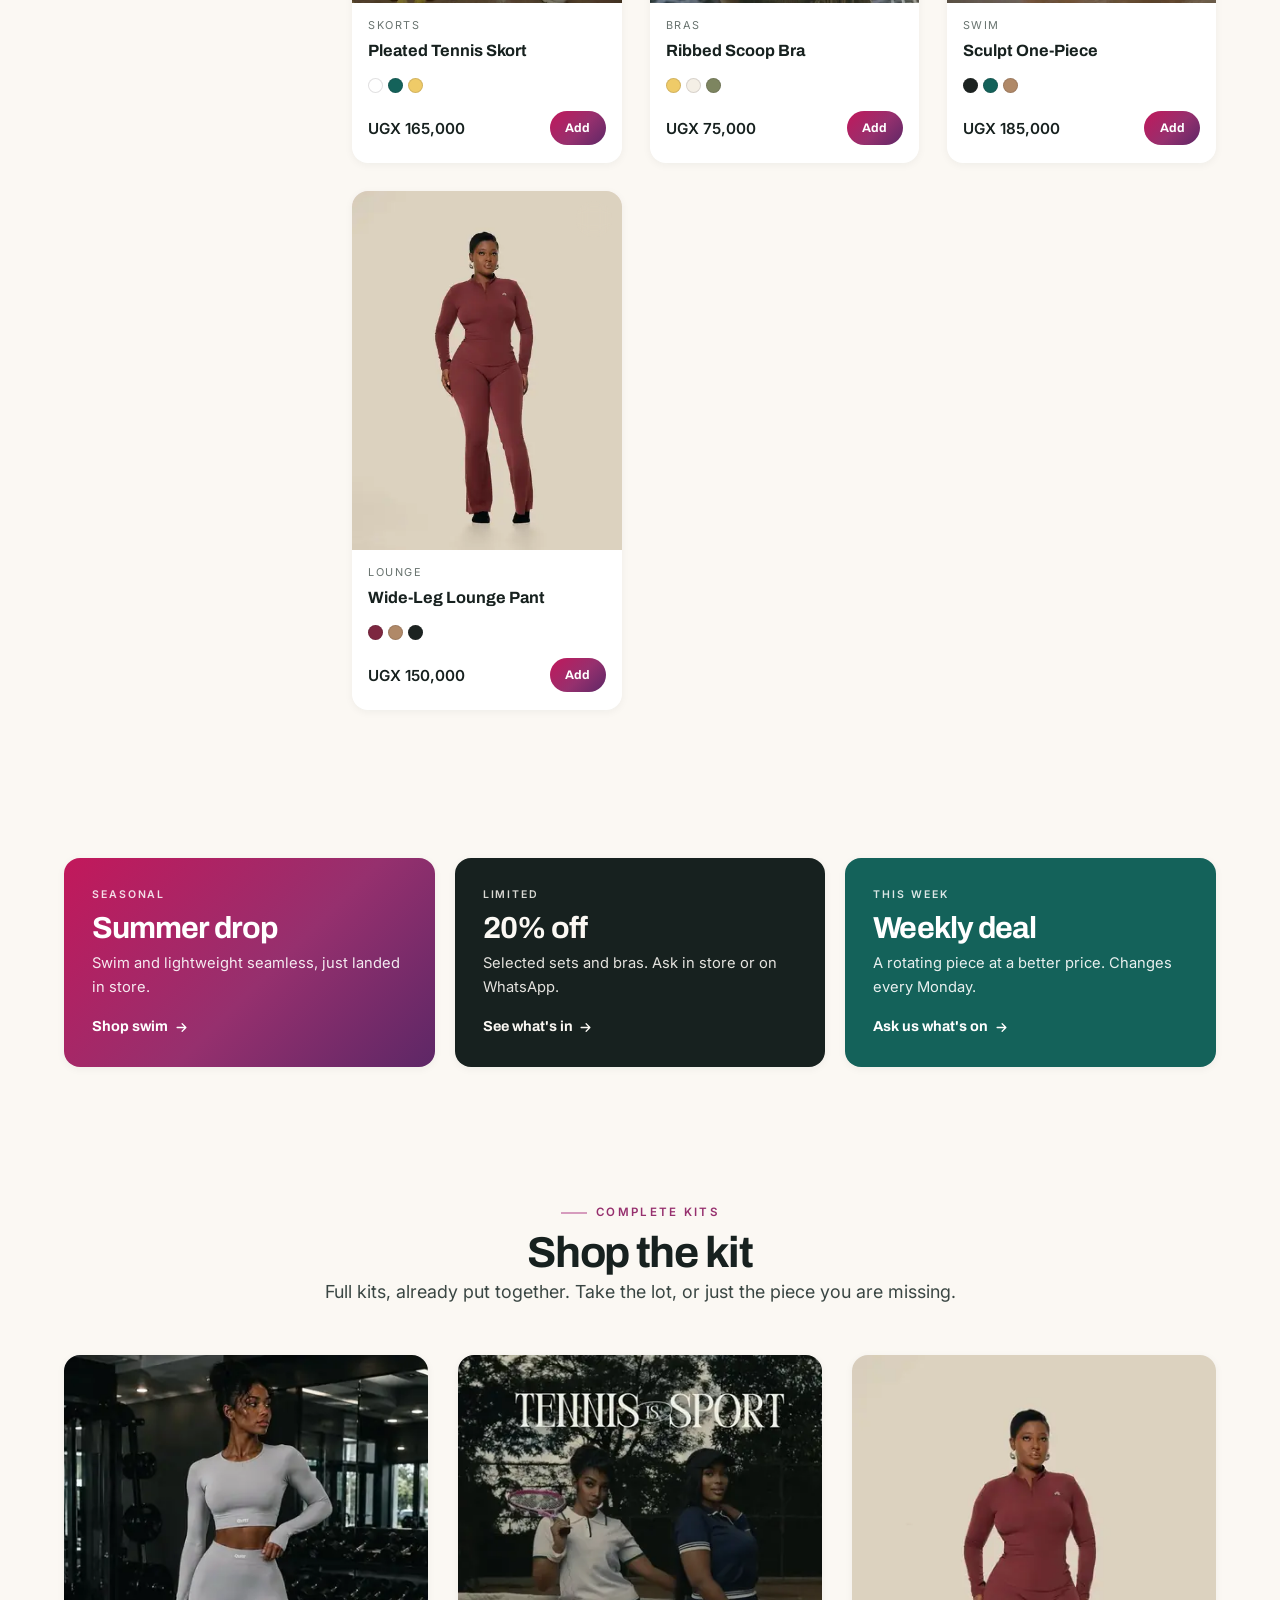
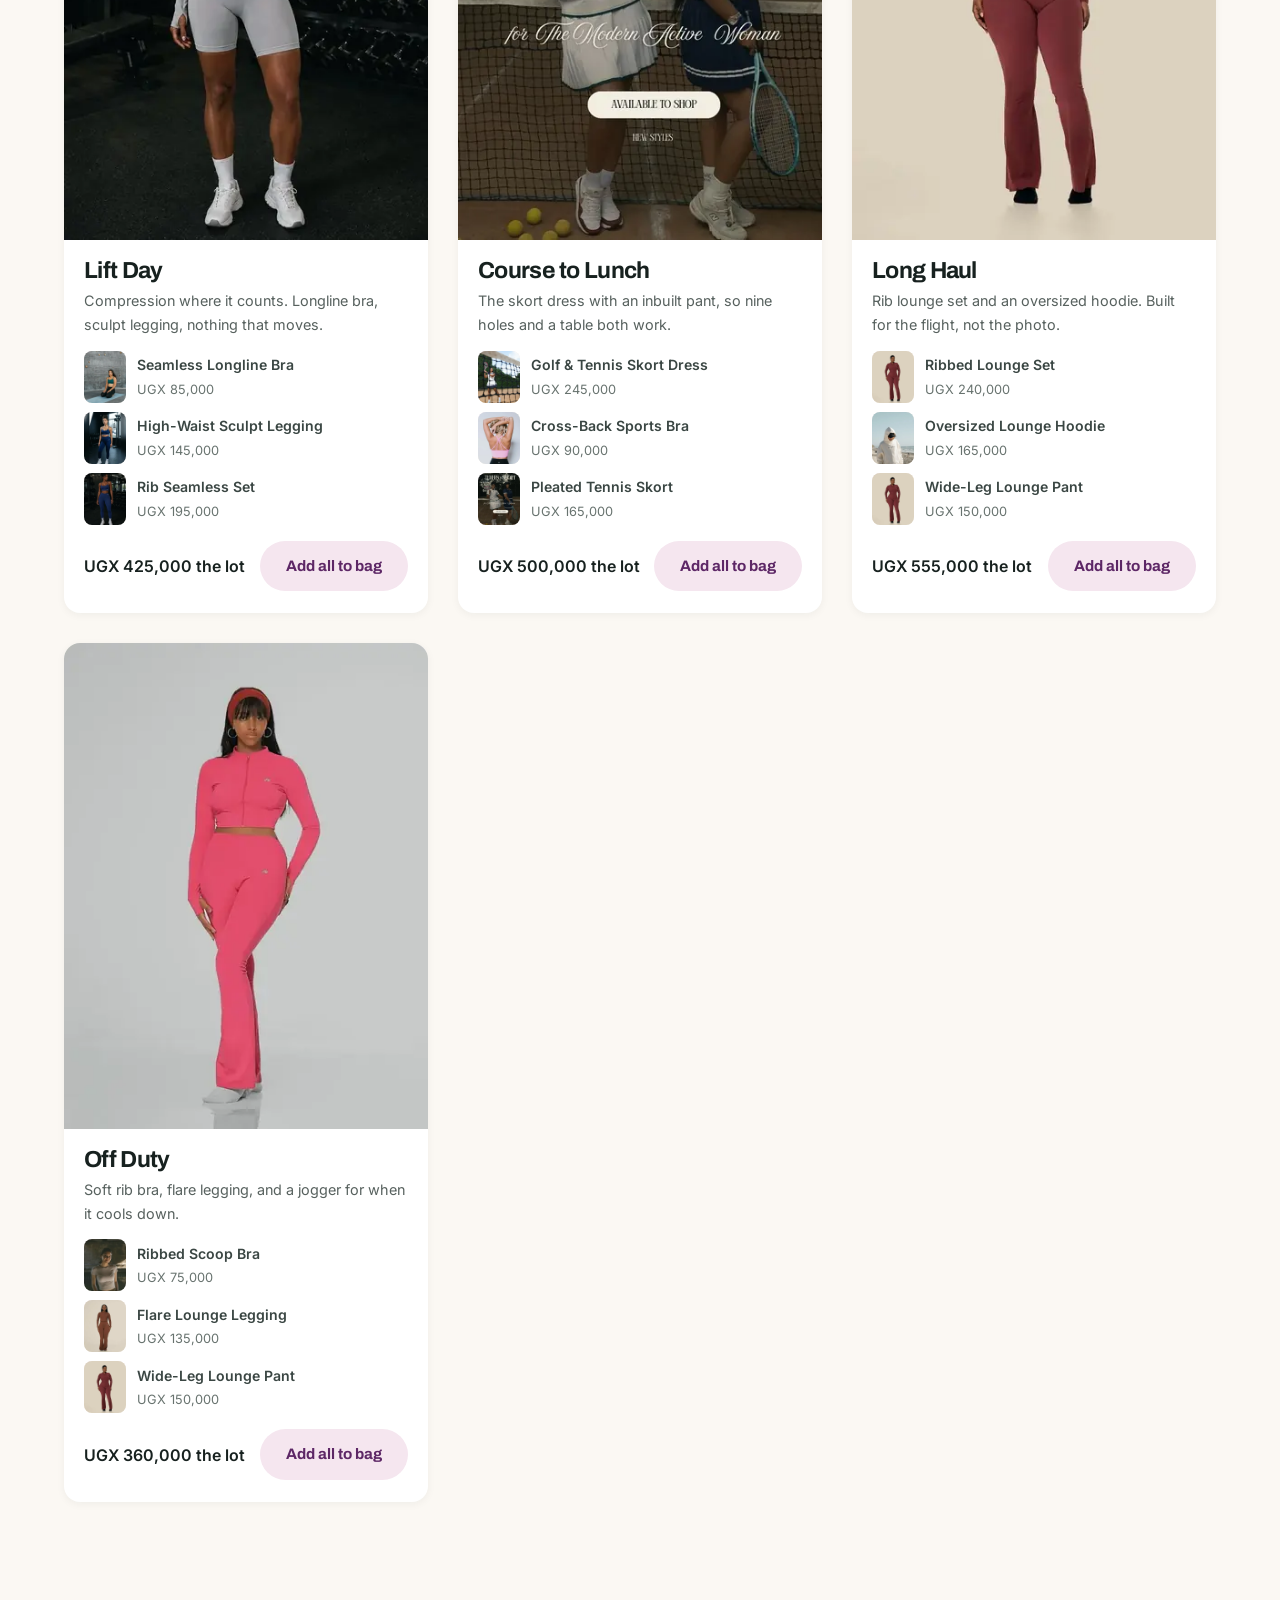
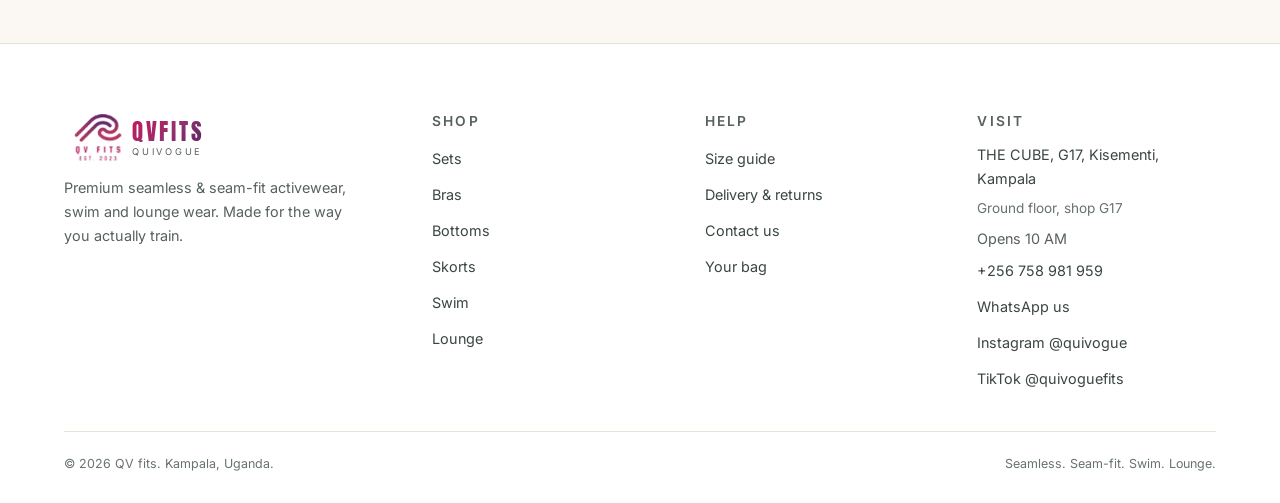
<file: shop.html>
<!DOCTYPE html>
<html lang="en">
<head>
<meta charset="utf-8">
<meta name="viewport" content="width=device-width, initial-scale=1">
<title>Shop — QV fits</title>
<meta name="description" content="Shop seamless sets, sports bras, leggings, skorts, swim and lounge at QV fits Kampala. Filter by size, colour, price and activity.">
<link rel="canonical" href="https://qvfits.com/shop.html">

<!-- Social preview. The shop's customers arrive from an Instagram bio link and
     reshare it on WhatsApp, so a bare link with no card costs real traffic.
     Note: product pages are built from ?id= in the browser, and link scrapers
     do not run JavaScript — a shared product link shows this same card, not
     that product's photo. Fixing that properly needs a page per product. -->
<meta property="og:type" content="website">
<meta property="og:site_name" content="QV fits">
<meta property="og:locale" content="en_UG">
<meta property="og:title" content="Shop — QV fits">
<meta property="og:description" content="Shop seamless sets, sports bras, leggings, skorts, swim and lounge at QV fits Kampala. Filter by size, colour, price and activity.">
<meta property="og:url" content="https://qvfits.com/shop.html">
<meta property="og:image" content="https://qvfits.com/share-card.jpg">
<meta property="og:image:type" content="image/jpeg">
<meta property="og:image:width" content="1200">
<meta property="og:image:height" content="630">
<meta property="og:image:alt" content="Three QV fits looks photographed in a gym — wine, navy and grey seamless sets.">
<meta name="twitter:card" content="summary_large_image">
<meta name="twitter:title" content="Shop — QV fits">
<meta name="twitter:description" content="Shop seamless sets, sports bras, leggings, skorts, swim and lounge at QV fits Kampala. Filter by size, colour, price and activity.">
<meta name="twitter:image" content="https://qvfits.com/share-card.jpg">
<meta name="theme-color" content="#fbf8f3">
<link rel="preconnect" href="https://fonts.googleapis.com">
<link rel="preconnect" href="https://fonts.gstatic.com" crossorigin>
<link href="https://fonts.googleapis.com/css2?family=Anton&family=Archivo:wght@500;600;700;800&family=Inter:wght@400;500;600&display=swap" rel="stylesheet">
<link rel="stylesheet" href="css/style.css?v=20261013090753">
<link rel="icon" href="favicon.ico" sizes="any">
<link rel="apple-touch-icon" href="apple-touch-icon.png">
</head>
<body>

<!-- Moved off the home page at the client's request: it belongs with the
     products, not above the hero. -->
<div class="marquee" aria-hidden="true">
  <div class="marquee__track">
    <span>Seamless knit ✦ Squat-tested opaque ✦ Inbuilt pant on every skort ✦ Sizes XS–XL ✦ THE CUBE, G17 Kisementi ✦ WhatsApp orders ✦</span>
    <span>Seamless knit ✦ Squat-tested opaque ✦ Inbuilt pant on every skort ✦ Sizes XS–XL ✦ THE CUBE, G17 Kisementi ✦ WhatsApp orders ✦</span>
  </div>
</div>

<section class="section section--tight">
  <div class="wrap">
    <p class="crumbs"><a href="index.html">Home</a> / Shop</p>
    <div class="section-head">
      <span class="kicker">The full range</span>
      <h1 id="shopTitle">Shop everything</h1>
      <p class="lede">Every piece we have in the shop right now. Sold-out sizes are marked honestly — no surprises at checkout.</p>
    </div>

    <div class="shop-layout">
      <!-- ------------------------------------------------ filters -->
      <aside class="filters" id="filters" aria-label="Filters">
        <div class="filters__group">
          <h2 class="filters__title">Category</h2>
          <div class="chips" id="fCat"></div>
        </div>
        <div class="filters__group">
          <h2 class="filters__title">Size</h2>
          <div class="chips" id="fSize"></div>
        </div>
        <div class="filters__group">
          <h2 class="filters__title">Colour</h2>
          <div class="chips" id="fColor"></div>
        </div>
        <div class="filters__group">
          <h2 class="filters__title">Activity</h2>
          <div class="chips" id="fOcc"></div>
        </div>
        <div class="filters__group">
          <h2 class="filters__title">Max price</h2>
          <input class="range" type="range" id="fPrice" min="0" max="100" value="100" aria-label="Maximum price">
          <div class="range-vals"><span id="priceMin"></span><span id="priceMax"></span></div>
        </div>
        <div class="filters__group">
          <label class="check-row">
            <input type="checkbox" id="fStock">
            In stock only
          </label>
          <button class="btn btn--soft btn--block" id="fClear" style="margin-top:16px">Clear filters</button>
        </div>
      </aside>

      <!-- ------------------------------------------------ results -->
      <div>
        <div class="shop-bar">
          <span class="shop-bar__count" id="count">—</span>
          <button class="btn btn--ghost filter-toggle" id="filterToggle">Filters</button>
          <label class="sr-only" for="sort">Sort by</label>
          <select class="select" id="sort">
            <option value="featured">Featured</option>
            <option value="new">New in</option>
            <option value="low">Price: low to high</option>
            <option value="high">Price: high to low</option>
            <option value="az">A – Z</option>
          </select>
        </div>
        <div class="grid-products" id="grid"></div>
        <div class="empty" id="empty" hidden>
          <h2 id="emptyTitle">Nothing matches that combination</h2>
          <p class="lede center" id="emptyText" style="margin-top:8px">Try loosening a filter — or ask Vee and she'll find the closest thing on the rail.</p>
          <a class="btn btn--primary" id="emptyShopAll" href="shop.html" hidden>Shop everything</a>
          <button class="btn btn--ghost" id="emptyAsk" onclick="askVee('Help me find something')">Ask Vee ✨</button>
        </div>
      </div>
    </div>
  </div>
</section>

<!-- Offers and kits also moved here from the home page. -->
<section class="section section--tight" id="dealsSection" aria-labelledby="dealsTitle">
  <div class="wrap">
    <h2 class="sr-only" id="dealsTitle">Current offers</h2>
    <div class="deals" id="deals"></div>
  </div>
</section>

<section class="section section--tight" id="kitsSection">
  <div class="wrap">
    <div class="section-head center reveal">
      <span class="kicker">Complete kits</span>
      <h2>Shop the kit</h2>
      <p class="lede">Full kits, already put together. Take the lot, or just the piece you are missing.</p>
    </div>
    <div class="grid-looks" id="looks-grid"></div>
  </div>
</section>

<script src="js/data.js?v=20261013090753"></script>
<script src="js/admin-config.js?v=20261013090753"></script>
<script src="js/store.js?v=20261013090753"></script>
<script src="js/app.js?v=20261013090753"></script>
<script src="js/assistant.js?v=20261013090753"></script>
<script>
const state = { cats: [], sizes: [], colors: [], occs: [], maxPrice: null, inStock: false, sort: 'featured', query: '', badge: '', sale: false };
const PRICE_MIN = Math.min(...PRODUCTS.map(p => p.price));
const PRICE_MAX = Math.max(...PRODUCTS.map(p => p.price));

function pageInit() {
  const params = new URLSearchParams(location.search);

  // Only honour values that actually exist. Otherwise a stale link — or a
  // renamed category like the old ?c=Skirts — lands on an empty rail titled
  // with whatever the URL happened to say.
  const CATS = [...new Set(PRODUCTS.map(p => p.category))];
  const c = params.get('c');
  if (c && CATS.includes(c)) state.cats = [c];

  // Accepts one id or a comma list — "Swim & Lounge" is ?occasion=swim,lounge.
  // Unknown ids are dropped rather than shown as an empty rail.
  const occ = (params.get('occasion') || '').split(',').map(x => x.trim())
    .filter(x => OCCASIONS.some(o => o.id === x));
  if (occ.length) state.occs = occ;

  const sort = params.get('sort');
  if (sort && ['featured', 'new', 'low', 'high', 'az'].includes(sort)) state.sort = sort;

  // ?badge=Bestseller / ?badge=New — the "New" and "Best Sellers" nav links
  const badge = params.get('badge');
  if (badge && PRODUCTS.some(p => p.badge === badge)) state.badge = badge;

  // ?sale=1 — the sale rail. saleOf() returns null unless the sale is actually
  // running, so this quietly shows nothing rather than a fake markdown.
  if (params.get('sale') === '1') state.sale = true;

  // ?q= comes from the header search's "see all results"
  const q = (params.get('q') || '').trim();
  if (q) state.query = q.slice(0, 80);

  buildFilters();
  document.getElementById('sort').value = state.sort;

  document.getElementById('sort').addEventListener('change', e => { state.sort = e.target.value; render(); });
  document.getElementById('fStock').addEventListener('change', e => { state.inStock = e.target.checked; render(); });
  document.getElementById('fPrice').addEventListener('input', e => {
    const pct = Number(e.target.value) / 100;
    state.maxPrice = pct >= 1 ? null : Math.round(PRICE_MIN + (PRICE_MAX - PRICE_MIN) * pct);
    document.getElementById('priceMax').textContent = money(state.maxPrice ?? PRICE_MAX);
    render();
  });
  document.getElementById('fClear').addEventListener('click', () => {
    Object.assign(state, { cats: [], sizes: [], colors: [], occs: [], maxPrice: null, inStock: false, query: '', badge: '', sale: false });
    document.getElementById('fStock').checked = false;
    document.getElementById('fPrice').value = 100;
    document.getElementById('priceMax').textContent = money(PRICE_MAX);
    document.querySelectorAll('.chip.is-on').forEach(c => c.classList.remove('is-on'));
    history.replaceState(null, '', 'shop.html');
    render();
  });
  document.getElementById('filterToggle').addEventListener('click', () => {
    document.getElementById('filters').classList.toggle('is-open');
  });

  renderDeals();
  renderKits();

  document.getElementById('priceMin').textContent = money(PRICE_MIN);
  document.getElementById('priceMax').textContent = money(PRICE_MAX);
  render();
}

function chipHost(id, values, key, renderLabel) {
  const host = document.getElementById(id);
  host.innerHTML = values.map(v => {
    const val = typeof v === 'object' ? v.id : v;
    const on = state[key].includes(val) ? 'is-on' : '';
    return `<button class="chip ${on}" data-v="${escapeHtml(val)}">${renderLabel(v)}</button>`;
  }).join('');
  host.addEventListener('click', e => {
    const chip = e.target.closest('.chip');
    if (!chip) return;
    const v = chip.dataset.v;
    const i = state[key].indexOf(v);
    if (i > -1) state[key].splice(i, 1); else state[key].push(v);
    chip.classList.toggle('is-on');
    render();
  });
}

function buildFilters() {
  const cats = [...new Set(PRODUCTS.map(p => p.category))];
  chipHost('fCat', cats, 'cats', c => c);
  // Derive the size chips from what is actually on the rail, so clothing
  // sizes, shoe sizes and One Size all appear without being hard-coded.
  const all = [...new Set(PRODUCTS.flatMap(productSizes))];
  const order = [...SIZES, ...SHOE_SIZES, 'One Size'];
  all.sort((a, b) => {
    const ia = order.indexOf(String(a)), ib = order.indexOf(String(b));
    return (ia < 0 ? 99 : ia) - (ib < 0 ? 99 : ib);
  });
  chipHost('fSize', all, 'sizes', s => s);
  const colors = [...new Set(PRODUCTS.flatMap(p => p.colors))];
  chipHost('fColor', colors, 'colors', c =>
    `<span class="chip--color"><i class="sw" style="background:${COLOR_SWATCHES[c]}"></i>${c}</span>`);
  chipHost('fOcc', OCCASIONS, 'occs', o => o.label);
}

function filtered() {
  // A text query narrows the rail to the same matches the header search shows.
  const qMatches = state.query ? new Set(searchProducts(state.query, PRODUCTS.length).map(p => p.id)) : null;
  let list = PRODUCTS.filter(p => {
    if (qMatches && !qMatches.has(p.id)) return false;
    if (state.sale && !saleOf(p)) return false;
    if (state.badge && p.badge !== state.badge) return false;
    if (state.cats.length && !state.cats.includes(p.category)) return false;
    if (state.colors.length && !state.colors.some(c => p.colors.includes(c))) return false;
    if (state.occs.length && !state.occs.some(o => p.occasions.includes(o))) return false;
    if (state.maxPrice != null && p.price > state.maxPrice) return false;
    if (state.inStock && !anyInStock(p)) return false;
    if (state.sizes.length) {
      const sizes = productSizes(p);
      const match = state.sizes.some(s => sizes.includes(s) && (!state.inStock || inStock(p, s)));
      if (!match) return false;
    }
    return true;
  });

  const rank = { Bestseller: 2, New: 1 };
  const sorters = {
    featured: (a, b) => (rank[b.badge] || 0) - (rank[a.badge] || 0) || a.name.localeCompare(b.name),
    new: (a, b) => (b.badge === 'New' ? 1 : 0) - (a.badge === 'New' ? 1 : 0) || a.name.localeCompare(b.name),
    low: (a, b) => a.price - b.price,
    high: (a, b) => b.price - a.price,
    az: (a, b) => a.name.localeCompare(b.name)
  };
  return list.sort(sorters[state.sort] || sorters.featured);
}

function render() {
  const list = filtered();
  const grid = document.getElementById('grid');
  const empty = document.getElementById('empty');

  // Landing on ?sale=1 with no sale running is not a failed filter, and the
  // reader arrived from a banner — send them somewhere rather than nowhere.
  const saleEmpty = state.sale && !list.length;
  document.getElementById('emptyTitle').textContent = saleEmpty
    ? "The sale isn't running right now"
    : 'Nothing matches that combination';
  document.getElementById('emptyText').textContent = saleEmpty
    ? 'Nothing is reduced at the moment. The full range is still here, and Vee can point you at it.'
    : "Try loosening a filter — or ask Vee and she'll find the closest thing on the rail.";
  document.getElementById('emptyShopAll').hidden = !saleEmpty;
  document.getElementById('emptyAsk').className = saleEmpty ? 'btn btn--ghost' : 'btn btn--primary';

  grid.innerHTML = list.map(productCard).join('');
  empty.hidden = list.length > 0;
  document.getElementById('count').textContent =
    `${list.length} piece${list.length === 1 ? '' : 's'}${list.length !== PRODUCTS.length ? ` of ${PRODUCTS.length}` : ''}`;

  const title = document.getElementById('shopTitle');
  title.textContent = state.query ? `Results for “${state.query}”`
                    : state.cats.length === 1 ? state.cats[0]
                    : 'Shop everything';

  syncCounts();
  grid.querySelectorAll('.reveal').forEach(el => el.classList.add('is-in'));
}
</script>
</body>
</html>

<script>
/* Deals and kits, relocated here from the home page. */
function renderDeals() {
  const live = (typeof DEALS !== 'undefined' ? DEALS : []).filter(d => d.live);
  document.getElementById('dealsSection').hidden = !live.length;
  document.getElementById('deals').innerHTML = live.map(d => {
    const href = d.href || (CONFIG.whatsapp
      ? `https://wa.me/${CONFIG.whatsapp}?text=${encodeURIComponent("Hi QV fits! What's on offer this week?")}`
      : CONFIG.instagram);
    const ext = d.href ? '' : ' target="_blank" rel="noopener"';
    return `<a class="deal deal--${d.tone} reveal" href="${href}"${ext}>
      <span class="deal__tag">${escapeHtml(d.tag)}</span>
      <h3>${escapeHtml(d.title)}</h3>
      <p>${escapeHtml(d.text)}</p>
      <span class="link-arrow">${escapeHtml(d.cta)} ${ICON.arrow}</span>
    </a>`;
  }).join('');
}

function renderKits() {
  const host = document.getElementById('looks-grid');
  host.innerHTML = LOOKS.map(look => {
    const items = look.items.map(getProduct).filter(Boolean);
    const total = items.reduce((n, p) => n + p.price, 0);
    return `<article class="look reveal">
      <div class="look__media">${media(look.id, look.title)}</div>
      <div class="look__body">
        <h3>${look.title}</h3>
        <p style="font-size:.9rem;color:var(--ink-3);margin:6px 0 0">${look.note}</p>
        <ul class="look__items">
          ${items.map(p => `<li><a href="product.html?id=${p.id}">
            <span class="look__thumb">${media(p.id, p.name)}</span>
            <span><strong>${p.name}</strong><em>${money(p.price)}</em></span>
          </a></li>`).join('')}
        </ul>
        <div style="display:flex;align-items:center;justify-content:space-between;gap:12px;flex-wrap:wrap">
          <span style="font-weight:600">${money(total)} the lot</span>
          <button class="btn btn--soft" data-look="${look.id}">Add all to bag</button>
        </div>
      </div>
    </article>`;
  }).join('');

  host.addEventListener('click', e => {
    const btn = e.target.closest('[data-look]');
    if (!btn) return;
    const look = LOOKS.find(l => l.id === btn.dataset.look);
    let added = 0, skipped = [];
    look.items.forEach(id => {
      const p = getProduct(id);
      if (!p) return;
      const size = productSizes(p).find(s => inStock(p, s));
      if (!size) { skipped.push(p.name); return; }
      if (Store.add(id, size, p.colors[0], 1)) added++;
    });
    if (added) toast(`${added} piece${added === 1 ? '' : 's'} added — check sizes in your bag`);
    if (skipped.length) toast(`${skipped[0]} is sold out, so I left it out`);
  });
}
</script>
</file>
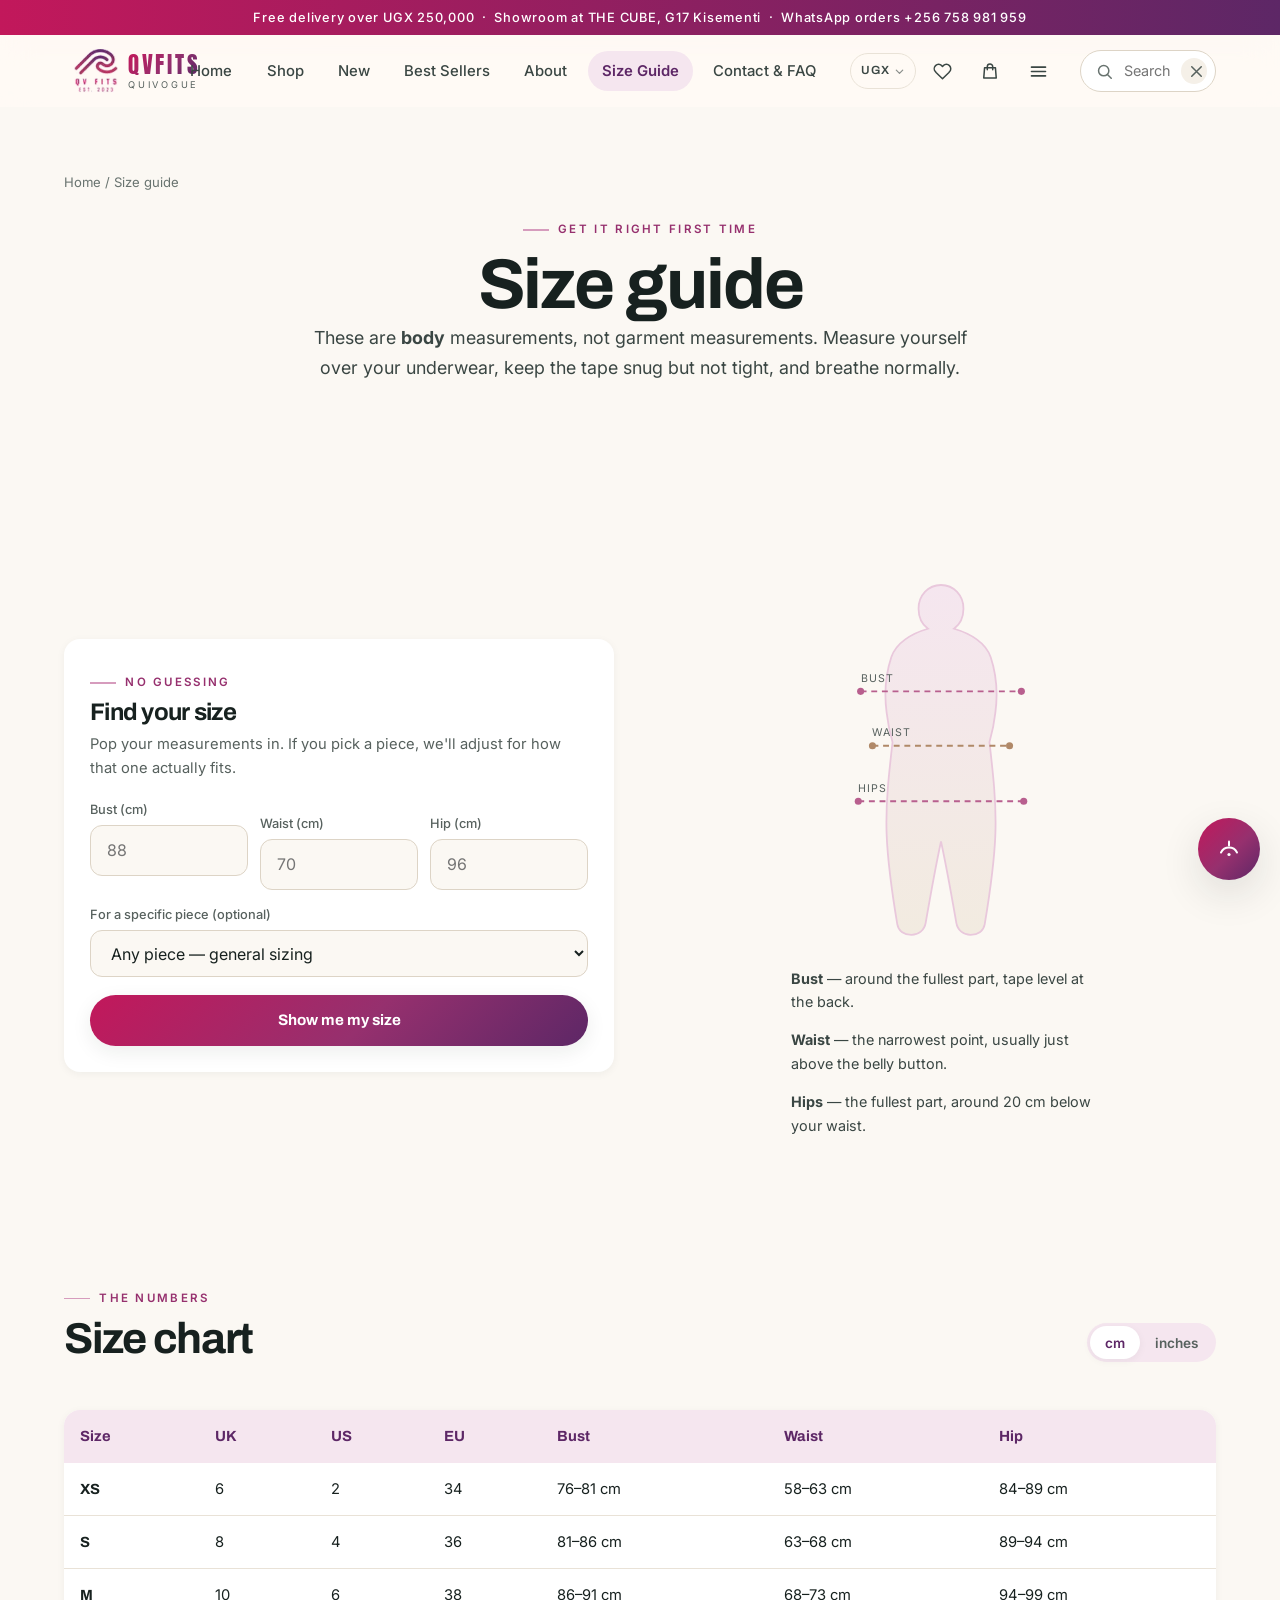
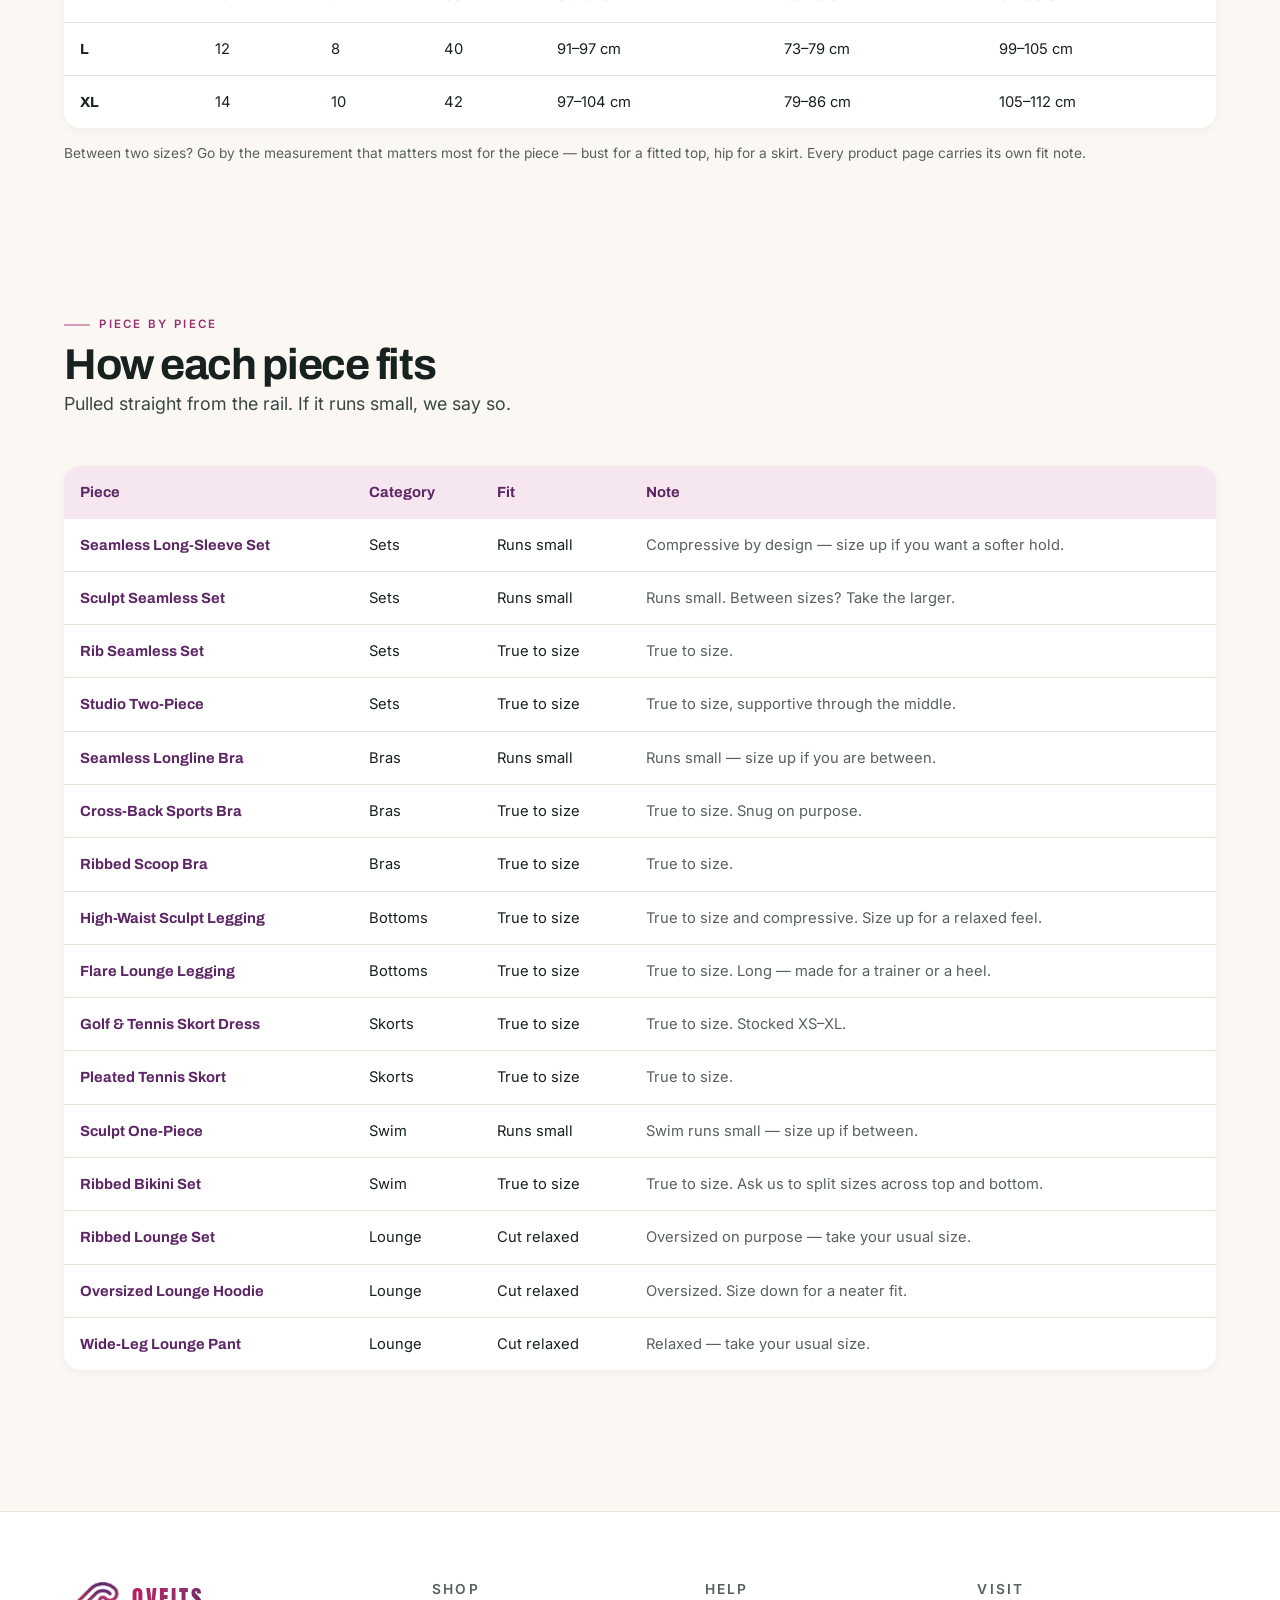
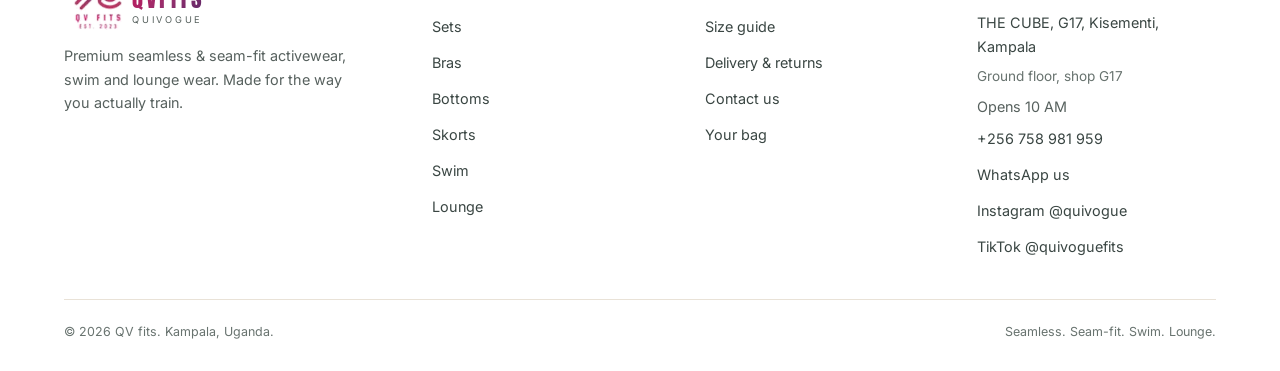
<file: size-guide.html>
<!DOCTYPE html>
<html lang="en">
<head>
<meta charset="utf-8">
<meta name="viewport" content="width=device-width, initial-scale=1">
<title>Size Guide — QV fits</title>
<meta name="description" content="QV fits size chart in cm and inches, how to measure yourself, and a size finder that reads your measurements.">
<link rel="canonical" href="https://qvfits.com/size-guide.html">

<!-- Social preview. The shop's customers arrive from an Instagram bio link and
     reshare it on WhatsApp, so a bare link with no card costs real traffic.
     Note: product pages are built from ?id= in the browser, and link scrapers
     do not run JavaScript — a shared product link shows this same card, not
     that product's photo. Fixing that properly needs a page per product. -->
<meta property="og:type" content="website">
<meta property="og:site_name" content="QV fits">
<meta property="og:locale" content="en_UG">
<meta property="og:title" content="Size Guide — QV fits">
<meta property="og:description" content="QV fits size chart in cm and inches, how to measure yourself, and a size finder that reads your measurements.">
<meta property="og:url" content="https://qvfits.com/size-guide.html">
<meta property="og:image" content="https://qvfits.com/share-card.jpg">
<meta property="og:image:type" content="image/jpeg">
<meta property="og:image:width" content="1200">
<meta property="og:image:height" content="630">
<meta property="og:image:alt" content="Three QV fits looks photographed in a gym — wine, navy and grey seamless sets.">
<meta name="twitter:card" content="summary_large_image">
<meta name="twitter:title" content="Size Guide — QV fits">
<meta name="twitter:description" content="QV fits size chart in cm and inches, how to measure yourself, and a size finder that reads your measurements.">
<meta name="twitter:image" content="https://qvfits.com/share-card.jpg">
<meta name="theme-color" content="#fbf8f3">
<link rel="preconnect" href="https://fonts.googleapis.com">
<link rel="preconnect" href="https://fonts.gstatic.com" crossorigin>
<link href="https://fonts.googleapis.com/css2?family=Anton&family=Archivo:wght@500;600;700;800&family=Inter:wght@400;500;600&display=swap" rel="stylesheet">
<link rel="stylesheet" href="css/style.css?v=20261013090753">
<link rel="icon" href="favicon.ico" sizes="any">
<link rel="apple-touch-icon" href="apple-touch-icon.png">
</head>
<body>

<section class="section section--tight">
  <div class="wrap">
    <p class="crumbs"><a href="index.html">Home</a> / Size guide</p>
    <div class="section-head center">
      <span class="kicker">Get it right first time</span>
      <h1>Size guide</h1>
      <p class="lede">These are <strong>body</strong> measurements, not garment measurements. Measure yourself over your underwear, keep the tape snug but not tight, and breathe normally.</p>
    </div>
  </div>
</section>

<!-- ---------------------------------------------------------- size finder -->
<section class="section section--tight">
  <div class="wrap">
    <div class="about-grid">
      <div class="measure-card reveal">
        <span class="kicker">No guessing</span>
        <h2 style="font-size:1.5rem;margin-bottom:6px">Find your size</h2>
        <p style="font-size:.92rem;color:var(--ink-3)">Pop your measurements in. If you pick a piece, we'll adjust for how that one actually fits.</p>

        <div class="field-row" style="margin-top:18px">
          <div class="field">
            <label for="mBust">Bust (cm)</label>
            <input type="number" id="mBust" inputmode="decimal" placeholder="88" min="60" max="160">
          </div>
          <div class="field">
            <label for="mWaist">Waist (cm)</label>
            <input type="number" id="mWaist" inputmode="decimal" placeholder="70" min="45" max="150">
          </div>
          <div class="field">
            <label for="mHip">Hip (cm)</label>
            <input type="number" id="mHip" inputmode="decimal" placeholder="96" min="60" max="170">
          </div>
        </div>

        <div class="field" style="margin-top:14px">
          <label for="mProduct">For a specific piece (optional)</label>
          <select id="mProduct"></select>
        </div>

        <button class="btn btn--primary btn--block" id="mGo" style="margin-top:18px">Show me my size</button>
        <div class="result" id="mResult" hidden></div>
      </div>

      <div class="bodymap reveal">
        <svg viewBox="0 0 220 330" role="img" aria-label="Where to measure: bust across the fullest part, waist at the narrowest, hips at the fullest">
          <defs>
            <linearGradient id="bodyGrad" x1="0" y1="0" x2="0" y2="1">
              <stop offset="0%" stop-color="var(--brand-100)"/>
              <stop offset="100%" stop-color="var(--sand-100)"/>
            </linearGradient>
          </defs>
          <!-- silhouette -->
          <path d="M110 22c11 0 19 9 19 20 0 8-4 14-8 17 14 4 27 12 31 24 5 15 6 32 4 47-1 9-3 18-5 25 3 26 6 52 5 78-1 26-5 52-9 76-1 6-6 9-12 9s-11-4-12-10c-4-23-8-46-13-69-5 23-9 46-13 69-1 6-6 10-12 10s-11-3-12-9c-4-24-8-50-9-76-1-26 2-52 5-78-2-7-4-16-5-25-2-15-1-32 4-47 4-12 17-20 31-24-4-3-8-9-8-17 0-11 8-20 19-20z"
                fill="url(#bodyGrad)" stroke="var(--brand-200)" stroke-width="1.5"/>
          <!-- bust -->
          <line x1="42" y1="112" x2="178" y2="112" stroke="var(--brand-400)" stroke-width="1.6" stroke-dasharray="5 4"/>
          <circle cx="42" cy="112" r="3" fill="var(--brand-400)"/><circle cx="178" cy="112" r="3" fill="var(--brand-400)"/>
          <text class="lbl" x="42" y="104">BUST</text>
          <!-- waist -->
          <line x1="52" y1="158" x2="168" y2="158" stroke="var(--sand-400)" stroke-width="1.6" stroke-dasharray="5 4"/>
          <circle cx="52" cy="158" r="3" fill="var(--sand-400)"/><circle cx="168" cy="158" r="3" fill="var(--sand-400)"/>
          <text class="lbl" x="52" y="150">WAIST</text>
          <!-- hip -->
          <line x1="40" y1="205" x2="180" y2="205" stroke="var(--brand-400)" stroke-width="1.6" stroke-dasharray="5 4"/>
          <circle cx="40" cy="205" r="3" fill="var(--brand-400)"/><circle cx="180" cy="205" r="3" fill="var(--brand-400)"/>
          <text class="lbl" x="40" y="197">HIPS</text>
        </svg>
        <div style="max-width:300px;margin-top:18px">
          <p style="font-size:.9rem;color:var(--ink-2)"><strong>Bust</strong> — around the fullest part, tape level at the back.</p>
          <p style="font-size:.9rem;color:var(--ink-2)"><strong>Waist</strong> — the narrowest point, usually just above the belly button.</p>
          <p style="font-size:.9rem;color:var(--ink-2)"><strong>Hips</strong> — the fullest part, around 20 cm below your waist.</p>
        </div>
      </div>
    </div>
  </div>
</section>

<!-- ---------------------------------------------------------- chart -->
<section class="section section--tight">
  <div class="wrap">
    <div class="section-head section-head--row reveal">
      <div>
        <span class="kicker">The numbers</span>
        <h2>Size chart</h2>
      </div>
      <div class="unit-toggle" role="group" aria-label="Units">
        <button id="unitCm" class="is-on">cm</button>
        <button id="unitIn">inches</button>
      </div>
    </div>
    <div class="table-wrap reveal">
      <table class="size">
        <thead>
          <tr><th>Size</th><th>UK</th><th>US</th><th>EU</th><th>Bust</th><th>Waist</th><th>Hip</th></tr>
        </thead>
        <tbody id="chartBody"></tbody>
      </table>
    </div>
    <p style="font-size:.86rem;color:var(--ink-3);margin-top:14px">
      Between two sizes? Go by the measurement that matters most for the piece — bust for a fitted top,
      hip for a skirt. Every product page carries its own fit note.
    </p>
  </div>
</section>

<!-- ---------------------------------------------------------- fit notes -->
<section class="section section--tight">
  <div class="wrap">
    <div class="section-head reveal">
      <span class="kicker">Piece by piece</span>
      <h2>How each piece fits</h2>
      <p class="lede">Pulled straight from the rail. If it runs small, we say so.</p>
    </div>
    <div class="table-wrap reveal">
      <table class="size">
        <thead><tr><th>Piece</th><th>Category</th><th>Fit</th><th>Note</th></tr></thead>
        <tbody id="fitBody"></tbody>
      </table>
    </div>
  </div>
</section>

<script src="js/data.js?v=20261013090753"></script>
<script src="js/admin-config.js?v=20261013090753"></script>
<script src="js/store.js?v=20261013090753"></script>
<script src="js/app.js?v=20261013090753"></script>
<script src="js/assistant.js?v=20261013090753"></script>
<script>
let unit = 'cm';

function pageInit() {
  /* product picker */
  const sel = document.getElementById('mProduct');
  sel.innerHTML = '<option value="">Any piece — general sizing</option>' +
    PRODUCTS.filter(p => p.fit !== 'one-size' && p.fit !== 'shoe')
      .map(p => `<option value="${p.id}">${escapeHtml(p.name)}</option>`).join('');

  const preset = new URLSearchParams(location.search).get('id');
  if (preset) sel.value = preset;

  document.getElementById('mGo').addEventListener('click', findSize);
  ['mBust', 'mWaist', 'mHip'].forEach(id =>
    document.getElementById(id).addEventListener('keydown', e => { if (e.key === 'Enter') findSize(); }));

  document.getElementById('unitCm').addEventListener('click', () => setUnit('cm'));
  document.getElementById('unitIn').addEventListener('click', () => setUnit('in'));

  renderChart();
  renderFits();
}

function setUnit(u) {
  unit = u;
  document.getElementById('unitCm').classList.toggle('is-on', u === 'cm');
  document.getElementById('unitIn').classList.toggle('is-on', u === 'in');
  renderChart();
}

function fmtRange(range) {
  if (unit === 'cm') return `${range[0]}–${range[1]} cm`;
  const a = (range[0] / 2.54).toFixed(1), b = (range[1] / 2.54).toFixed(1);
  return `${a}–${b}"`;
}

function renderChart() {
  document.getElementById('chartBody').innerHTML = SIZE_CHART.map(r => `
    <tr>
      <td>${r.size}</td><td>${r.uk}</td><td>${r.us}</td><td>${r.eu}</td>
      <td>${fmtRange(r.bust)}</td><td>${fmtRange(r.waist)}</td><td>${fmtRange(r.hip)}</td>
    </tr>`).join('');
}

function renderFits() {
  const label = { small: 'Runs small', large: 'Runs large', relaxed: 'Cut relaxed', 'true': 'True to size', 'one-size': 'One size', shoe: 'EU shoe sizing' };
  document.getElementById('fitBody').innerHTML = PRODUCTS.map(p => `
    <tr>
      <td><a href="product.html?id=${p.id}" style="color:var(--brand-600)">${escapeHtml(p.name)}</a></td>
      <td>${p.category}</td>
      <td>${label[p.fit] || 'True to size'}</td>
      <td style="color:var(--ink-3)">${escapeHtml(p.fitNote)}</td>
    </tr>`).join('');
}

/* Same maths the Style Assistant uses: nearest size band, then adjust for
   the specific piece's fit. */
function findSize() {
  const bust = parseFloat(document.getElementById('mBust').value) || null;
  const waist = parseFloat(document.getElementById('mWaist').value) || null;
  const hip = parseFloat(document.getElementById('mHip').value) || null;
  const box = document.getElementById('mResult');
  box.hidden = false;

  if (!bust && !waist && !hip) {
    box.innerHTML = 'Pop in at least one measurement and we\'ll take it from there 💕';
    return;
  }

  const scored = SIZE_CHART.map(row => {
    let dist = 0;
    const test = (v, range) => {
      if (v == null) return;
      if (v < range[0]) dist += range[0] - v;
      else if (v > range[1]) dist += v - range[1];
    };
    test(bust, row.bust); test(waist, row.waist); test(hip, row.hip);
    return { row, dist };
  }).sort((a, b) => a.dist - b.dist);

  let size = scored[0].row.size;
  const exact = scored[0].dist === 0;
  let note = '';

  const p = getProduct(document.getElementById('mProduct').value);
  if (p) {
    const i = SIZES.indexOf(size);
    if (p.fit === 'small' && i < SIZES.length - 1) {
      size = SIZES[i + 1];
      note = ` The ${p.name} runs small, so we've moved you up one.`;
    } else if (p.fit === 'relaxed') {
      note = ` The ${p.name} is cut relaxed — go down one if you want it neater.`;
    } else {
      note = ` The ${p.name} is true to size.`;
    }
  }

  const stockLine = p
    ? (inStock(p, size)
        ? `<br><span style="color:var(--success);font-weight:600">In stock in ${size}.</span>
           <a href="product.html?id=${p.id}" style="color:var(--brand-600);text-decoration:underline">Take me to it</a>`
        : `<br><span style="color:var(--warn);font-weight:600">Sold out in ${size} right now</span> — ask us on
           <a href="${CONFIG.instagram}" target="_blank" rel="noopener" style="color:var(--brand-600);text-decoration:underline">Instagram</a>
           whether it's coming back.`)
    : '';

  box.innerHTML = `You're a <strong>${size}</strong>${exact ? '' : ' (closest match)'}.${note}${stockLine}
    <br><br><span style="font-size:.86rem;color:var(--ink-3)">Still unsure? Ask Vee — she'll talk it through.</span>`;
}
</script>
</body>
</html>
</file>
<file: css/style.css>
/* ==========================================================================
   QV fits — design system
   Magenta-to-purple brand accent on warm neutrals.
   The accent is sampled from the brand's actual logo (the QV FITS wave mark,
   EST. 2023), which runs magenta at the tail into deep purple at the head.
   The neutrals — sand, mocha, cream — come from their product photography.
   Teal is kept as a secondary because the golf and tennis range is teal.
   ========================================================================== */

/* ---------------------------------------------------------------- tokens */
:root {
  /* brand magenta -> purple, straight off the logo */
  --brand-50:  #fbf4f8;
  --brand-100: #f5e6ef;
  --brand-200: #e9c8dc;
  --brand-300: #d69cbd;
  --brand-400: #b85f8e;
  --brand-500: #96306e;
  --brand-600: #5d2766;

  /* the logo's own gradient, for buttons and accents */
  --brand-grad: linear-gradient(135deg, #c2185b, #96306e 55%, #5d2766);

  /* secondary — the golf and tennis range */
  --teal-100:  #dcebe7;
  --teal-500:  #14625a;

  /* warm sand / mocha — the lounge and seamless ranges */
  --sand-50:  #faf6f0;
  --sand-100: #f2ebe0;
  --sand-200: #e6dac8;
  --sand-300: #d4c2a6;
  --sand-400: #b08968;

  /* neutrals */
  --cream:     #fbf8f3;
  --cream-2:   #f5f0e8;
  --beige:     #ece4d8;
  --white:     #ffffff;

  /* ink */
  /* The ink ramp is contrast-checked against the lightest surface it ever
     sits on (--cream, #fbf8f3). ink-3 was 4.39:1 and ink-4 was 2.42:1 —
     both under the 4.5:1 that WCAG AA asks of body text. Darkened to 6.05
     and 4.64 while keeping the same cool-grey hue, so the four-step
     hierarchy still reads. Do not lighten these without re-checking. */
  --ink:       #17211f;   /* 15.6:1 on cream */
  --ink-2:     #3a4643;   /*  9.3:1 */
  --ink-3:     #57615e;   /*  6.1:1 */
  --ink-4:     #68736f;   /*  4.6:1 — the lightest text tone allowed */

  --line:      #e9e2d7;
  --line-2:    #ddd4c6;

  --gold:      #efcb68;   /* accent only — 1.5:1, never use for text */
  --star:      #8e6c0f;   /* the same gold, dark enough to read (4.6:1) */
  --success:   #2f7d5f;
  --warn:      #b4553f;

  /* type — a grotesque with some width to it, not a rounded softie */
  --display: 'Archivo', 'Helvetica Neue', system-ui, sans-serif;
  --body: 'Inter', system-ui, -apple-system, 'Segoe UI', sans-serif;
  --script: 'Archivo', system-ui, sans-serif;

  /* shape — squarer than the old boutique look */
  --r-sm: 8px;
  --r-md: 12px;
  --r-lg: 16px;
  --r-xl: 22px;
  --r-pill: 999px;

  /* elevation — neutral, never pink */
  --sh-1: 0 2px 8px rgba(23, 33, 31, .05);
  --sh-2: 0 6px 20px rgba(23, 33, 31, .08);
  --sh-3: 0 14px 40px rgba(23, 33, 31, .12);
  --sh-4: 0 24px 70px rgba(23, 33, 31, .18);

  --wrap: 1240px;
  --gut: clamp(18px, 4vw, 44px);
  --card-min: 236px;

  --ease: cubic-bezier(.22, 1, .36, 1);
}

/* Let the layout use a big monitor instead of stranding it in a 1240px column. */
@media (min-width: 1500px) { :root { --wrap: 1400px; --card-min: 260px; } }
@media (min-width: 1800px) { :root { --wrap: 1620px; --card-min: 280px; } }

/* ---------------------------------------------------------------- reset */
*, *::before, *::after { box-sizing: border-box; }
html { -webkit-text-size-adjust: 100%; scroll-behavior: smooth; }
body {
  margin: 0;
  font-family: var(--body);
  font-size: 16px;
  line-height: 1.65;
  color: var(--ink);
  background: var(--cream);
  -webkit-font-smoothing: antialiased;
  overflow-x: hidden;
}
img { max-width: 100%; display: block; }
button, input, select, textarea { font: inherit; color: inherit; }
button { cursor: pointer; border: none; background: none; }
a { color: inherit; text-decoration: none; }
h1, h2, h3, h4 {
  font-family: var(--display);
  font-weight: 700;
  line-height: 1.08;
  letter-spacing: -.03em;
  margin: 0;
  color: var(--ink);
}
h1 { font-size: clamp(2.4rem, 6.4vw, 4.4rem); }
h2 { font-size: clamp(1.75rem, 3.6vw, 2.7rem); }
h3 { font-size: clamp(1.15rem, 2vw, 1.45rem); }
p  { margin: 0 0 1em; }
:focus-visible {
  outline: 2.5px solid var(--brand-400);
  outline-offset: 3px;
  border-radius: 4px;
}

/* ---------------------------------------------------------------- layout */
.wrap { max-width: var(--wrap); margin-inline: auto; padding-inline: var(--gut); }
.section { padding-block: clamp(56px, 8vw, 104px); }
.section--tight { padding-block: clamp(40px, 5vw, 64px); }
.stack > * + * { margin-top: var(--sp, 1rem); }

/* Was a handwriting script for the boutique. For a performance brand it is a
   tight uppercase eyebrow with a rule — reads as technical, not decorative. */
.kicker {
  font-family: var(--body);
  font-size: .72rem;
  font-weight: 600;
  letter-spacing: .2em;
  text-transform: uppercase;
  color: var(--brand-500);
  line-height: 1;
  margin-bottom: 1em;
  display: inline-flex;
  align-items: center;
  gap: .8em;
}
.kicker::before {
  content: '';
  width: 26px; height: 1.5px;
  background: var(--brand-300);
}
.center .kicker { justify-content: center; }
.eyebrow {
  font-size: .72rem;
  letter-spacing: .18em;
  text-transform: uppercase;
  font-weight: 600;
  color: var(--ink-3);
}
.lede { font-size: clamp(1rem, 1.5vw, 1.12rem); color: var(--ink-2); max-width: 62ch; }
.center { text-align: center; }
.center .lede { margin-inline: auto; }

.section-head { margin-bottom: clamp(28px, 4vw, 48px); }
.section-head--row {
  display: flex; align-items: flex-end; justify-content: space-between;
  gap: 24px; flex-wrap: wrap;
}

/* ---------------------------------------------------------------- buttons */
.btn {
  display: inline-flex; align-items: center; justify-content: center; gap: .5em;
  font-family: var(--display); font-weight: 700; font-size: .95rem;
  padding: .85em 1.7em;
  min-height: 44px;
  border-radius: var(--r-pill);
  transition: transform .25s var(--ease), box-shadow .25s var(--ease), background .25s var(--ease);
  white-space: nowrap;
}
.btn:hover { transform: translateY(-2px); }
.btn:active { transform: translateY(0); }
.btn--primary {
  background: var(--brand-grad);
  color: #fff;
  box-shadow: var(--sh-2);
}
.btn--primary:hover { box-shadow: var(--sh-3); }
.btn--ghost {
  background: var(--white);
  color: var(--ink);
  box-shadow: inset 0 0 0 1.5px var(--line-2), var(--sh-1);
}
.btn--ghost:hover { box-shadow: inset 0 0 0 1.5px var(--brand-300), var(--sh-2); }
.btn--soft { background: var(--brand-100); color: var(--brand-600); }
.btn--soft:hover { background: var(--brand-200); }
.btn--block { width: 100%; }
.btn--lg { padding: 1.05em 2.2em; font-size: 1.02rem; }
.btn[disabled] { opacity: .45; pointer-events: none; }

/* ------------------------------------------------------- touch targets
   Several controls here are deliberately small: the wishlist heart must not
   cover the product, the slideshow dots are hairlines, the header has six
   things in 375px. Rather than inflate them — which would undo the look —
   each one keeps its drawn size and gets an invisible 44px touch area
   centred on it. 44px is the Apple HIG minimum and WCAG 2.5.5 (AAA);
   WCAG 2.5.8 (AA) only asks 24px, so this clears both.
   `max(100%, 44px)` means a control already larger than 44px is untouched. */
.heart,
.card__add,
.slideshow__dot,
.sticker__x,
.sticker__cta,
.cur__btn,
.qty button,
.remove,
.crumbs a,
.info-row a,
.unit-toggle button,
table.size td a,
.asst__close,
.asst__send,
.swatch-btn,
.size-btn,
.opt__head a { position: relative; }

.heart::after,
.card__add::after,
.slideshow__dot::after,
.sticker__x::after,
.sticker__cta::after,
.cur__btn::after,
.icon-btn::after,
.qty button::after,
.remove::after,
.crumbs a::after,
.info-row a::after,
.unit-toggle button::after,
table.size td a::after,
.asst__close::after,
.asst__send::after,
.swatch-btn::after,
.size-btn::after,
.opt__head a::after {
  content: '';
  position: absolute; top: 50%; left: 50%;
  width: max(100%, 44px); height: max(100%, 44px);
  transform: translate(-50%, -50%);
}
/* The dots sit 9px apart. A flat 44px width would overlap the next dot and
   steal its taps, so each area grows to exactly meet its neighbour instead. */
.slideshow__dot::after { width: calc(100% + 9px); }
/* "Size guide" sits on the same line as the Size heading with the size
   buttons right below it, so a centred 44px area would reach into theirs.
   Grow it upward instead, over the heading, which nothing can tap. */
.opt__head a::after { top: auto; bottom: 0; transform: translateX(-50%); }

.link-arrow {
  font-family: var(--display); font-weight: 700; color: var(--brand-600);
  display: inline-flex; align-items: center; gap: .4em;
}
.link-arrow svg { transition: transform .25s var(--ease); }
.link-arrow:hover svg { transform: translateX(4px); }

/* ---------------------------------------------------------------- promo bar */
.promo {
  background: linear-gradient(90deg, #c2185b, #5d2766, #c2185b);
  background-size: 200% 100%;
  animation: promo-slide 14s linear infinite;
  color: #fff;
  text-align: center;
  font-size: .8rem;
  letter-spacing: .06em;
  padding: .55em 1em;
  font-weight: 500;
  position: relative;
  z-index: 60;
}
@keyframes promo-slide { to { background-position: 200% 0; } }

/* ---------------------------------------------------------------- header */
.hdr {
  /* Must outrank .nav-scrim (54) AND .promo (60). The header is a stacking
     context, so the drawer's z-index:55 is scoped inside it: anything above
     the header paints over the drawer. Below the scrim and the drawer got
     blurred; below the promo bar and the promo covered the drawer's top,
     hiding its close button. */
  position: sticky; top: 0; z-index: 62;
  background: transparent;
  border-bottom: 1px solid transparent;
  transition: border-color .3s, box-shadow .3s;
}
/* The frosted glass lives on a pseudo-element, NOT on .hdr itself.
   backdrop-filter makes an element the containing block for its
   position:fixed descendants — with it on .hdr, the mobile nav drawer was
   being sized and positioned inside the header box and composited into its
   blur, instead of being a full-height drawer over the page. */
.hdr::before {
  /* z-index 0 + .hdr__inner above it, rather than a negative z-index —
     iOS Safari can drop negative-z-index pseudo-elements entirely, which
     would leave the header with no background at all. */
  content: ''; position: absolute; inset: 0; z-index: 0;
  background: rgba(255, 250, 246, .82);
  backdrop-filter: blur(18px) saturate(1.4);
  -webkit-backdrop-filter: blur(18px) saturate(1.4);
}
.hdr.is-stuck { border-bottom-color: var(--line); box-shadow: var(--sh-1); }
.hdr__inner {
  max-width: var(--wrap); margin-inline: auto; padding: 14px var(--gut);
  display: flex; align-items: center; gap: 20px;
  position: relative; z-index: 1;   /* sits above the .hdr::before glass */
}
.logo {
  display: flex; align-items: center; gap: 10px;
  line-height: 1; margin-right: auto;
  min-height: 44px;              /* the wordmark link was only 32px tall */
}
.logo__mark { width: 44px; height: 44px; object-fit: contain; flex: none; }
.logo__text { display: flex; flex-direction: column; }
/* The wordmark is set in the brand's own face — the same condensed display
   cut used in the QV FITS logo mark sitting next to it. */
.logo__name {
  font-family: 'Anton', var(--display), sans-serif;
  font-weight: 400;                     /* Anton ships one weight, already heavy */
  font-size: 1.42rem;
  letter-spacing: .12em;
  text-transform: uppercase;
  white-space: nowrap;                  /* the wider tracking was breaking it in two */
  background: var(--brand-grad);
  -webkit-background-clip: text; background-clip: text; color: transparent;
}
.logo__sub { font-size: .58rem; letter-spacing: .3em; text-transform: uppercase; color: var(--ink-3); margin-top: 5px; }
.ftr .logo__mark { width: 48px; height: 48px; }
@media (max-width: 700px) { .logo__mark { width: 38px; height: 38px; } }

.nav { display: flex; gap: 6px; }
.nav a {
  padding: .5em .95em; border-radius: var(--r-pill);
  font-weight: 500; font-size: .93rem; color: var(--ink-2);
  white-space: nowrap;              /* "Best Sellers" must not break in two */
  transition: background .2s, color .2s;
}
.nav a:hover { background: var(--brand-100); color: var(--brand-600); }
/* On a touch tablet the inline nav is still shown and its links are only 31px
   tall. Give them the full 44 where a thumb is doing the pointing; a mouse
   keeps the tighter bar. */
@media (hover: none) and (pointer: coarse) {
  .nav a { min-height: 44px; display: inline-flex; align-items: center; }
}
.nav a.is-active { background: var(--brand-100); color: var(--brand-600); font-weight: 600; }
.nav__close { display: none; }

.hdr__acts { display: flex; align-items: center; gap: 4px; }
.icon-btn {
  width: 44px; height: 44px; border-radius: var(--r-pill);
  display: grid; place-items: center; position: relative;
  color: var(--ink-2); transition: background .2s, color .2s, transform .2s var(--ease);
}
.icon-btn:hover { background: var(--brand-100); color: var(--brand-600); transform: translateY(-1px); }
.icon-btn__count {
  position: absolute; top: 4px; right: 3px;
  min-width: 18px; height: 18px; padding: 0 5px;
  background: var(--brand-500); color: #fff;
  font-size: .72rem; font-weight: 700; font-family: var(--display);
  border-radius: var(--r-pill); display: grid; place-items: center;
  box-shadow: 0 0 0 2.5px var(--cream);
  transform: scale(0); transition: transform .3s var(--ease);
}
.icon-btn__count.is-on { transform: scale(1); }
/* Always available — the side menu is reachable on desktop too. */
.burger { display: grid; }

/* Seven links plus the search field need real room. Rather than fall back to a
   burger the moment a desktop window narrows, tighten the nav in two stages so
   the full links survive down to ~700px. */
/* Seven links, the currency pill and four icons: between 700 and 1080 the
   header gives ground in two stages. (The nowrap that keeps it on one line
   lives with the search rules further down, where the wrap is declared.) */
@media (max-width: 1080px) and (min-width: 881px) {
  .hdr__inner { gap: 14px; }
  .nav { gap: 2px; }
  .nav a { font-size: .89rem; padding: .5em .7em; }
}
/* Measured at 768: logo + nav + icons want 743px in a 753px bar, and the gaps
   push it over. These numbers bring it to ~698 including gaps. */
@media (max-width: 880px) and (min-width: 701px) {
  .hdr__inner { gap: 6px; }
  .logo__mark { width: 36px; height: 36px; }
  .logo__name { font-size: 1.12rem; letter-spacing: .09em; }
  .logo__sub { font-size: .6rem; letter-spacing: .14em; }
  .nav { gap: 0; }
  .nav a { font-size: .74rem; padding: .5em .3em; }
  .icon-btn { width: 32px; height: 32px; }
  .cur__btn { height: 32px; padding: 0 6px; font-size: .72rem; }
}

/* Below the breakpoint the inline links go away entirely — the menu button
   opens the shared side drawer instead. The nav used to BECOME the drawer,
   which meant it lived inside the header and inherited every one of the
   header's stacking and backdrop-filter problems. The drawer is a body-level
   element, so none of that applies to it. */
@media (max-width: 700px) {
  .nav { display: none; }
}

/* ---------------------------------------------------------------- decorative */
.sparkle { position: absolute; pointer-events: none; color: var(--sand-300); opacity: .55; }
.blob {
  position: absolute; border-radius: 50%; filter: blur(60px);
  pointer-events: none; z-index: 0;
}
.blob--a { background: var(--brand-200); }
.blob--b { background: var(--sand-200); }

@keyframes float-y { 0%,100% { transform: translateY(0); } 50% { transform: translateY(-14px); } }
@keyframes twinkle { 0%,100% { opacity: .25; transform: scale(.85); } 50% { opacity: .8; transform: scale(1.1); } }
.floaty { animation: float-y 6s ease-in-out infinite; }
.twinkly { animation: twinkle 3.5s ease-in-out infinite; }

/* reveal on scroll */
.reveal { opacity: 0; transform: translateY(22px); transition: opacity .7s var(--ease), transform .7s var(--ease); }
.reveal.is-in { opacity: 1; transform: none; }
@media (prefers-reduced-motion: reduce) {
  .reveal { opacity: 1; transform: none; transition: none; }
  .floaty, .twinkly, .promo { animation: none; }
  html { scroll-behavior: auto; }
}

/* ---------------------------------------------------------------- hero */
.hero { position: relative; overflow: hidden; padding-block: clamp(40px, 6vw, 76px) clamp(56px, 8vw, 96px); }
.hero__grid {
  display: grid; grid-template-columns: 1.05fr .95fr; gap: clamp(28px, 5vw, 64px);
  align-items: center; position: relative; z-index: 1;
}
.hero__title { margin-bottom: .35em; }
.hero__title em {
  font-style: normal;
  background: var(--brand-grad);
  -webkit-background-clip: text; background-clip: text; color: transparent;
}
.hero__cta { display: flex; gap: 12px; flex-wrap: wrap; margin-top: 28px; }
.hero__stats { display: flex; gap: clamp(20px, 4vw, 40px); margin-top: 40px; flex-wrap: wrap; }
.hero__stat strong {
  display: block; font-family: var(--display); font-size: 1.5rem; color: var(--ink);
}
.hero__stat span { font-size: .8rem; color: var(--ink-3); }

.hero__art { position: relative; }
.hero__frame {
  aspect-ratio: 4 / 5; border-radius: var(--r-xl);
  overflow: hidden; box-shadow: var(--sh-4);
  position: relative;
}
.hero__badge {
  position: absolute; bottom: 22px; left: -18px;
  background: var(--white); border-radius: var(--r-lg);
  padding: 14px 20px; box-shadow: var(--sh-3);
  display: flex; align-items: center; gap: 12px;
}
.hero__badge strong { font-family: var(--display); font-size: 1.35rem; display: block; line-height: 1; }
.hero__badge span { font-size: .74rem; color: var(--ink-3); }
.stars { color: var(--star); letter-spacing: 1px; font-size: .82rem; }

@media (max-width: 860px) {
  .hero__grid { grid-template-columns: 1fr; }
  .hero__art { order: -1; max-width: 460px; margin-inline: auto; width: 100%; }
  .hero__frame { border-radius: var(--r-lg); }
  .hero__badge { left: 8px; }
}

/* ---------------------------------------------------------------- media placeholder */
/* Real photo shows when photos/<id>.jpg exists; otherwise this gradient does. */
.ph {
  width: 100%; height: 100%; position: relative; overflow: hidden;
  background: linear-gradient(150deg, var(--brand-100) 0%, var(--sand-100) 48%, var(--cream-2) 100%);
  display: grid; place-items: center; text-align: center; padding: 18px;
}
.ph::before {
  content: ''; position: absolute; inset: -30%;
  background:
    radial-gradient(closest-side, rgba(255,255,255,.85), transparent 70%) 22% 26% / 46% 46% no-repeat,
    radial-gradient(closest-side, rgba(211,196,242,.55), transparent 70%) 78% 70% / 52% 52% no-repeat;
}
.ph__label {
  position: relative; font-family: var(--display); font-weight: 700;
  color: var(--brand-500); font-size: .95rem; line-height: 1.3; max-width: 80%;
}
.ph__note {
  position: relative; margin-top: 6px; font-size: .64rem; letter-spacing: .14em;
  text-transform: uppercase; color: var(--ink-4);
}
/* <picture> is a wrapper with no box of its own — the rules that used to size
   the img directly must not be broken by it sitting in between. */
.ph picture { display: contents; }
.ph img { width: 100%; height: 100%; object-fit: cover; position: absolute; inset: 0;
          max-width: none; }   /* the width/height attrs are hints for CLS, not a size */
.logo picture { display: contents; }
.ph.has-photo::before, .ph.has-photo .ph__label, .ph.has-photo .ph__note { display: none; }

/* Thumbnails are too small to carry the label — gradient only. */
.look__thumb .ph__label, .look__thumb .ph__note,
.mini-row__media .ph__label, .mini-row__media .ph__note,
.asst-card__media .ph__label, .asst-card__media .ph__note,
.cart-row__media .ph__note, .gallery__thumb .ph__note { display: none; }
.cart-row__media .ph__label, .gallery__thumb .ph__label { font-size: .62rem; }

/* ---------------------------------------------------------------- product card */
.grid-products {
  display: grid; gap: clamp(16px, 2.4vw, 28px);
  grid-template-columns: repeat(auto-fill, minmax(min(100%, var(--card-min)), 1fr));
}
.card {
  background: var(--white); border-radius: var(--r-lg);
  overflow: hidden; box-shadow: var(--sh-1);
  transition: transform .35s var(--ease), box-shadow .35s var(--ease);
  display: flex; flex-direction: column; position: relative;
}
.card:hover { transform: translateY(-6px); box-shadow: var(--sh-3); }
.card__media { aspect-ratio: 3 / 4; position: relative; overflow: hidden; background: var(--brand-50); }
.card__media .ph { transition: transform .6s var(--ease); }
.card:hover .card__media .ph { transform: scale(1.045); }
/* No push-in on product photos — the hero is the only thing that moves. */
.card__body { padding: 14px 16px 18px; display: flex; flex-direction: column; flex: 1; }
.card__cat { font-size: .68rem; letter-spacing: .14em; text-transform: uppercase; color: var(--ink-4); }
.card__name {
  font-family: var(--display); font-weight: 700; font-size: 1.02rem;
  margin: 3px 0 6px; line-height: 1.25;
  /* A bare inline link is only as tall as its text (14px). Padding gives it
     a 24px box — the WCAG AA floor. The photo above is a second, much
     larger link to the same product, so this is not the only way in. */
  display: block; padding: 3px 0; min-height: 24px;
}
.card__price { font-weight: 600; color: var(--ink); font-size: .95rem; }
.card__swatches { display: flex; gap: 5px; margin: 8px 0 10px; }
.sw {
  width: 15px; height: 15px; border-radius: 50%;
  box-shadow: inset 0 0 0 1px rgba(43,36,48,.14);
}
/* The badge sits under the photograph, centred and small, so it never covers
   the product. It used to float over the top-left corner of the image. */
.badge {
  display: block; width: fit-content; margin: 0 auto 10px;
  background: var(--brand-100); color: var(--brand-600);
  font-family: var(--display); font-weight: 700; font-size: .6rem;
  letter-spacing: .1em; text-transform: uppercase;
  padding: .34em .75em; border-radius: var(--r-pill);
}
.badge--out { background: var(--ink); color: #fff; }
.heart {
  position: absolute; top: 10px; right: 10px; z-index: 3;
  width: 36px; height: 36px; border-radius: 50%;
  background: rgba(255,255,255,.9); backdrop-filter: blur(6px);
  display: grid; place-items: center; color: var(--ink-3);
  box-shadow: var(--sh-1); transition: transform .25s var(--ease), color .2s, background .2s;
}
.heart:hover { transform: scale(1.12); color: var(--brand-500); }
.heart.is-on { color: var(--brand-500); background: var(--brand-100); }
.heart.is-on svg { fill: currentColor; }
@keyframes pop { 0% { transform: scale(1); } 45% { transform: scale(1.35); } 100% { transform: scale(1); } }
.heart.pop, .heart-inline.pop { animation: pop .4s var(--ease); }

/* wishlist button on the product page — same state, button chrome */
.heart-inline { color: var(--ink-3); padding: .85em 1.2em; }
.heart-inline.is-on { color: var(--brand-500); background: var(--brand-100); }
.heart-inline.is-on svg { fill: currentColor; }

/* Add-to-bag lives on every card at every size. It used to be a hover-only
   "quick view" link, which meant a phone had no way to add from the grid. */
.card__foot {
  display: flex; align-items: center; justify-content: space-between;
  gap: 8px 6px; margin-top: auto; padding-top: 8px; flex-wrap: wrap;
}
.card__add {
  display: inline-flex; align-items: center; justify-content: center;
  min-height: 34px; min-width: 56px;
  font-family: var(--display); font-weight: 700; font-size: .78rem;
  padding: .48em 1em; border-radius: var(--r-pill);
  background: var(--brand-grad); color: #fff; white-space: nowrap;
  transition: transform .2s var(--ease), box-shadow .2s var(--ease), opacity .2s;
}
.card__add:hover { transform: translateY(-1px); box-shadow: var(--sh-2); }
.card__add--out { background: none; color: var(--ink-4); box-shadow: inset 0 0 0 1.5px var(--line-2); }
.card__add--out:hover { transform: none; box-shadow: inset 0 0 0 1.5px var(--line-2); }

/* ---------------------------------------------------------------- collection tiles */
.grid-collections { display: grid; gap: clamp(14px, 2vw, 22px); grid-template-columns: repeat(auto-fit, minmax(min(100%, 210px), 1fr)); }
.coll {
  position: relative; border-radius: var(--r-lg); overflow: hidden;
  aspect-ratio: 3 / 4; box-shadow: var(--sh-1);
  transition: transform .35s var(--ease), box-shadow .35s var(--ease);
}
.coll:hover { transform: translateY(-5px); box-shadow: var(--sh-3); }
.coll__cap {
  position: absolute; inset: auto 12px 12px; z-index: 2;
  background: rgba(255,255,255,.92); backdrop-filter: blur(8px);
  border-radius: var(--r-md); padding: 12px 14px;
  display: flex; align-items: center; justify-content: space-between; gap: 8px;
}
.coll__cap strong { font-family: var(--display); font-size: 1rem; }
.coll__cap span { font-size: .74rem; color: var(--ink-3); }

/* ---------------------------------------------------------------- look cards */
.grid-looks { display: grid; gap: clamp(18px, 2.5vw, 30px); grid-template-columns: repeat(auto-fit, minmax(min(100%, 300px), 1fr)); }
.look {
  background: var(--white); border-radius: var(--r-lg); overflow: hidden;
  box-shadow: var(--sh-1); display: flex; flex-direction: column;
  transition: transform .35s var(--ease), box-shadow .35s var(--ease);
}
.look:hover { transform: translateY(-5px); box-shadow: var(--sh-3); }
.look__media { aspect-ratio: 3 / 4; position: relative; }
.look__body { padding: 18px 20px 22px; }
.look__items { list-style: none; margin: 14px 0 16px; padding: 0; display: grid; gap: 9px; }
.look__items a {
  display: flex; align-items: center; gap: 11px;
  font-size: .88rem; color: var(--ink-2);
  border-radius: var(--r-sm); padding: 5px; margin: -5px;
  transition: background .2s;
}
.look__items a:hover { background: var(--brand-50); color: var(--brand-600); }
.look__thumb { width: 42px; height: 52px; border-radius: 8px; overflow: hidden; flex: none; }
.look__items strong { font-weight: 600; display: block; }
.look__items em { font-style: normal; color: var(--ink-4); font-size: .8rem; }

/* ---------------------------------------------------------------- reviews */
.grid-reviews { display: grid; gap: 18px; grid-template-columns: repeat(auto-fit, minmax(min(100%, 250px), 1fr)); }
.review {
  background: var(--white); border-radius: var(--r-lg); padding: 24px;
  box-shadow: var(--sh-1); display: flex; flex-direction: column; gap: 10px;
}
.review__text { font-family: var(--display); font-weight: 700; font-size: 1.15rem; color: var(--ink); }
.review__who { display: flex; align-items: center; gap: 10px; margin-top: auto; }
.review__av {
  width: 38px; height: 38px; border-radius: 50%; flex: none;
  background: linear-gradient(135deg, var(--brand-200), var(--sand-200));
  display: grid; place-items: center; font-family: var(--display); font-weight: 700;
  color: var(--brand-600); font-size: .9rem;
}
.review__who strong { display: block; font-size: .88rem; font-weight: 600; }
.review__who span { font-size: .74rem; color: var(--ink-4); }

/* ---------------------------------------------------------------- newsletter */
.news {
  background: linear-gradient(150deg, var(--brand-100), var(--sand-100) 70%, var(--cream-2));
  border-radius: var(--r-xl); padding: clamp(32px, 5vw, 60px);
  position: relative; overflow: hidden; text-align: center;
}
.news__form {
  display: flex; gap: 10px; max-width: 460px; margin: 22px auto 0; flex-wrap: wrap;
  position: relative; z-index: 1;
}
.news__form input {
  flex: 1 1 220px; padding: .9em 1.3em; border-radius: var(--r-pill);
  border: 1.5px solid transparent; background: var(--white);
  box-shadow: var(--sh-1); outline: none;
}
.news__form input:focus { border-color: var(--brand-300); }
.news__msg { font-size: .86rem; margin-top: 12px; min-height: 1.4em; color: var(--brand-600); font-weight: 600; }

/* ---------------------------------------------------------------- footer */
.ftr { background: var(--white); border-top: 1px solid var(--line); padding-block: clamp(44px, 6vw, 70px) 28px; margin-top: clamp(40px, 6vw, 80px); }
.ftr__grid { display: grid; gap: 34px; grid-template-columns: 1.4fr repeat(3, 1fr); }
.ftr__title { font-size: .86rem; letter-spacing: .16em; text-transform: uppercase; color: var(--ink-3); font-family: var(--body); font-weight: 600; margin-bottom: 14px; }
.ftr ul { list-style: none; margin: 0; padding: 0; display: grid; gap: 4px; }
.ftr a { color: var(--ink-2); font-size: .9rem; transition: color .2s; }
/* These rows were 15px tall. Give each link a real box to be tapped in —
   32px with a mouse, the full 44px on touch, where it actually matters. */
.ftr ul a { display: flex; align-items: center; min-height: 32px; }
@media (hover: none) and (pointer: coarse) {
  .ftr ul { gap: 0; }
  .ftr ul a { min-height: 44px; }
}
.ftr a:hover { color: var(--brand-600); }
.ftr__bot {
  margin-top: 36px; padding-top: 22px; border-top: 1px solid var(--line);
  display: flex; justify-content: space-between; gap: 14px; flex-wrap: wrap;
  font-size: .78rem; color: var(--ink-4);
}
@media (max-width: 760px) { .ftr__grid { grid-template-columns: 1fr 1fr; } }
@media (max-width: 440px) { .ftr__grid { grid-template-columns: 1fr; } }

/* ---------------------------------------------------------------- shop page */
.shop-layout { display: grid; grid-template-columns: 250px 1fr; gap: clamp(22px, 3vw, 40px); align-items: start; }
.filters {
  background: var(--white); border-radius: var(--r-lg); padding: 22px;
  box-shadow: var(--sh-1); position: sticky; top: 96px;
}
.filters__group + .filters__group { margin-top: 22px; padding-top: 22px; border-top: 1px solid var(--line); }
.filters__title { font-family: var(--display); font-size: .95rem; margin-bottom: 12px; }
.chips { display: flex; flex-wrap: wrap; gap: 7px; }
.chip {
  padding: .42em .85em; border-radius: var(--r-pill);
  background: var(--brand-50); color: var(--ink-2);
  font-size: .82rem; transition: background .2s, color .2s, box-shadow .2s;
  box-shadow: inset 0 0 0 1px var(--line);
}
.chip:hover { background: var(--brand-100); }
.chip.is-on { background: var(--brand-500); color: #fff; box-shadow: none; font-weight: 600; }
.chip--color { display: inline-flex; align-items: center; gap: 7px; }
.chip--color .sw { width: 13px; height: 13px; }

/* The checkbox itself is 17px; the label around it is the real target, so
   give the label the height rather than blow up the box. */
.check-row {
  display: flex; align-items: center; gap: 9px;
  font-size: .9rem; cursor: pointer; min-height: 44px;
}
.check-row input { accent-color: var(--brand-500); width: 18px; height: 18px; flex: none; }

.range { width: 100%; accent-color: var(--brand-500); height: 24px; }
/* The default thumb is small and varies by browser — pin it to 24px so the
   price slider can be dragged with a thumb. */
.range::-webkit-slider-thumb {
  -webkit-appearance: none; appearance: none;
  width: 24px; height: 24px; border-radius: 50%;
  background: var(--brand-500); border: 3px solid #fff;
  box-shadow: var(--sh-1); cursor: pointer; margin-top: -10px;
}
.range::-moz-range-thumb {
  width: 24px; height: 24px; border-radius: 50%;
  background: var(--brand-500); border: 3px solid #fff; cursor: pointer;
}
.range::-webkit-slider-runnable-track { height: 4px; border-radius: 999px; background: var(--line-2); }
.range::-moz-range-track { height: 4px; border-radius: 999px; background: var(--line-2); }
.range-vals { display: flex; justify-content: space-between; font-size: .8rem; color: var(--ink-3); margin-top: 6px; }

.shop-bar {
  display: flex; align-items: center; gap: 14px; flex-wrap: wrap;
  margin-bottom: 20px;
}
.shop-bar__count { font-size: .88rem; color: var(--ink-3); margin-right: auto; }
.select {
  min-height: 44px; font-size: max(16px, .88rem);
  padding: .58em 2.4em .58em 1.1em; border-radius: var(--r-pill);
  background: var(--white) url("data:image/svg+xml,%3Csvg xmlns='http://www.w3.org/2000/svg' width='12' height='8' viewBox='0 0 12 8'%3E%3Cpath d='M1 1l5 5 5-5' stroke='%237a6f83' stroke-width='1.8' fill='none' stroke-linecap='round'/%3E%3C/svg%3E") no-repeat right 1.1em center;
  border: 1px solid var(--line-2); appearance: none;
}
.filter-toggle { display: none; }
@media (max-width: 880px) {
  .shop-layout { grid-template-columns: 1fr; }
  .filters { position: static; display: none; }
  .filters.is-open { display: block; }
  .filter-toggle { display: inline-flex; }
}

.empty {
  text-align: center; padding: 60px 20px; background: var(--white);
  border-radius: var(--r-lg); box-shadow: var(--sh-1);
}

/* A heading promoted for structure should not change size on screen. These
   sit at h2 in the outline but are drawn at the h3 scale they always were. */
.sub-h, .empty h1, .empty h2 {
  font-size: clamp(1.15rem, 2vw, 1.45rem);
}
#shopTitle { font-size: clamp(1.75rem, 3.6vw, 2.7rem); }
.sub-h { margin-bottom: 14px; }

/* ---------------------------------------------------------------- product page */
.pdp { display: grid; grid-template-columns: 1.1fr .9fr; gap: clamp(26px, 4vw, 56px); align-items: start; }
.gallery { display: grid; gap: 12px; }
.gallery__main { aspect-ratio: 3 / 4; border-radius: var(--r-lg); overflow: hidden; box-shadow: var(--sh-2); }
.gallery__thumbs { display: grid; grid-template-columns: repeat(3, 1fr); gap: 10px; }
.gallery__thumb {
  aspect-ratio: 1; border-radius: var(--r-md); overflow: hidden;
  box-shadow: inset 0 0 0 2px transparent, var(--sh-1); transition: box-shadow .2s;
}
.gallery__thumb.is-on { box-shadow: inset 0 0 0 2.5px var(--brand-400), var(--sh-1); }

.pdp__info { position: sticky; top: 96px; }
.pdp__price { font-family: var(--display); font-weight: 700; font-size: 1.7rem; margin: 6px 0 14px; }
.opt { margin-top: 22px; }
.opt__head { display: flex; align-items: baseline; justify-content: space-between; gap: 10px; margin-bottom: 10px; }
.opt__head h2 { font-family: var(--display); font-size: .95rem; }
.opt__head span { font-size: .84rem; color: var(--ink-3); }
.swatch-row { display: flex; gap: 10px; flex-wrap: wrap; }
.swatch-btn {
  width: 38px; height: 38px; border-radius: 50%; position: relative;
  box-shadow: inset 0 0 0 1px rgba(43,36,48,.14), 0 0 0 0 var(--brand-400);
  transition: box-shadow .22s var(--ease), transform .22s var(--ease);
}
.swatch-btn:hover { transform: scale(1.08); }
.swatch-btn.is-on { box-shadow: inset 0 0 0 1px rgba(43,36,48,.14), 0 0 0 2.5px var(--brand-400); }
.size-row { display: flex; gap: 9px; flex-wrap: wrap; }
.size-btn {
  min-width: 52px; padding: .6em .9em; border-radius: var(--r-md);
  background: var(--white); box-shadow: inset 0 0 0 1.5px var(--line-2);
  font-family: var(--display); font-weight: 700; font-size: .9rem;
  transition: box-shadow .2s, background .2s, color .2s;
}
.size-btn:hover:not(.is-out) { box-shadow: inset 0 0 0 1.5px var(--brand-300); }
.size-btn.is-on { background: var(--ink); color: #fff; box-shadow: none; }
.size-btn.is-out {
  color: var(--ink-4); cursor: not-allowed;
  background: repeating-linear-gradient(-58deg, transparent 0 7px, var(--line) 7px 8px);
}
.stock-note { font-size: .82rem; margin-top: 10px; font-weight: 600; }
.stock-note.low { color: var(--warn); }
.stock-note.ok { color: var(--success); }
.pdp__cta { display: flex; gap: 10px; margin-top: 24px; }
.pdp__cta .btn--primary { flex: 1; }

.acc { margin-top: 28px; border-top: 1px solid var(--line); }
.acc__item { border-bottom: 1px solid var(--line); }
.acc__btn {
  width: 100%; text-align: left; padding: 15px 0; display: flex;
  align-items: center; justify-content: space-between; gap: 12px;
  font-family: var(--display); font-weight: 700; font-size: .98rem;
}
.acc__btn svg { transition: transform .3s var(--ease); flex: none; color: var(--ink-3); }
.acc__item.is-open .acc__btn svg { transform: rotate(45deg); }
.acc__panel { max-height: 0; overflow: hidden; transition: max-height .4s var(--ease); }
.acc__panel > div { padding-bottom: 16px; color: var(--ink-2); font-size: .92rem; }
.acc__panel ul { margin: 0; padding-left: 1.15em; }
.acc__panel li { margin-bottom: 5px; }

@media (max-width: 880px) {
  .pdp { grid-template-columns: 1fr; }
  .pdp__info { position: static; }
}

/* ---------------------------------------------------------------- size guide */
.table-wrap { overflow-x: auto; border-radius: var(--r-lg); box-shadow: var(--sh-1); background: var(--white); }
table.size { width: 100%; border-collapse: collapse; min-width: 560px; }
table.size th, table.size td { padding: 14px 16px; text-align: left; font-size: .92rem; }
table.size thead th {
  background: var(--brand-100); font-family: var(--display); font-weight: 700;
  color: var(--brand-600); white-space: nowrap;
}
table.size tbody tr + tr { border-top: 1px solid var(--line); }
table.size tbody tr:hover { background: var(--brand-50); }
table.size td:first-child { font-family: var(--display); font-weight: 700; }
.unit-toggle { display: inline-flex; background: var(--brand-100); border-radius: var(--r-pill); padding: 3px; }
.unit-toggle button { padding: .4em 1.1em; border-radius: var(--r-pill); font-size: .85rem; font-weight: 600; color: var(--ink-3); }
.unit-toggle button.is-on { background: var(--white); color: var(--brand-600); box-shadow: var(--sh-1); }

.measure-card {
  background: var(--white); border-radius: var(--r-lg); padding: 26px; box-shadow: var(--sh-1);
}
.measure-card .field-row { display: grid; grid-template-columns: repeat(3, 1fr); gap: 12px; }
.field label { display: block; font-size: .8rem; color: var(--ink-3); margin-bottom: 5px; font-weight: 500; }
/* 44px so the field can be tapped, and 16px type so iOS does not zoom the
   page the moment the field takes focus. */
.field input, .field select, .field textarea {
  min-height: 44px; font-size: max(16px, 1rem);
  width: 100%; padding: .72em 1em; border-radius: var(--r-md);
  border: 1.5px solid var(--line-2); background: var(--cream); outline: none;
  transition: border-color .2s, background .2s;
}
.field input:focus, .field select:focus, .field textarea:focus { border-color: var(--brand-300); background: var(--white); }
.field + .field { margin-top: 14px; }
.result {
  margin-top: 18px; padding: 16px 20px; border-radius: var(--r-md);
  background: var(--brand-50); font-size: .92rem; color: var(--ink-2);
}
.result strong { font-family: var(--display); color: var(--brand-600); font-size: 1.05rem; }

/* body-map figure */
.bodymap { display: grid; place-items: center; }
.bodymap svg { max-width: 260px; width: 100%; }
.bodymap .lbl { font-family: var(--body); font-size: 9px; fill: var(--ink-3); letter-spacing: .1em; }

/* ---------------------------------------------------------------- cart */
.cart-layout { display: grid; grid-template-columns: 1.55fr .95fr; gap: clamp(22px, 3vw, 40px); align-items: start; }
.cart-list { background: var(--white); border-radius: var(--r-lg); box-shadow: var(--sh-1); overflow: hidden; }
.cart-row { display: grid; grid-template-columns: 88px 1fr auto; gap: 16px; padding: 18px; align-items: center; }
.cart-row + .cart-row { border-top: 1px solid var(--line); }
.cart-row__media { width: 88px; aspect-ratio: 3/4; border-radius: var(--r-md); overflow: hidden; }
.cart-row__name { font-family: var(--display); font-weight: 700; font-size: 1rem; }
.cart-row__meta { font-size: .82rem; color: var(--ink-3); }
.qty { display: inline-flex; align-items: center; background: var(--brand-50); border-radius: var(--r-pill); }
.qty button { width: 30px; height: 30px; border-radius: 50%; color: var(--ink-2); font-weight: 700; }
.qty button:hover { background: var(--brand-200); }
.qty span { min-width: 26px; text-align: center; font-weight: 600; font-size: .9rem; }
.cart-row__right { text-align: right; display: grid; gap: 8px; justify-items: end; }
.remove { font-size: .78rem; color: var(--ink-4); text-decoration: underline; }
.remove:hover { color: var(--warn); }

.summary { background: var(--white); border-radius: var(--r-lg); box-shadow: var(--sh-1); padding: 24px; position: sticky; top: 96px; }
.sum-row { display: flex; justify-content: space-between; gap: 12px; font-size: .92rem; padding: 7px 0; color: var(--ink-2); }
.sum-row--total {
  border-top: 1px solid var(--line); margin-top: 10px; padding-top: 14px;
  font-family: var(--display); font-weight: 700; font-size: 1.2rem; color: var(--ink);
}
.ship-bar { height: 7px; border-radius: var(--r-pill); background: var(--brand-100); overflow: hidden; margin: 8px 0 6px; }
.ship-bar__fill { height: 100%; border-radius: var(--r-pill); background: linear-gradient(90deg, var(--brand-400), var(--sand-400)); transition: width .5s var(--ease); }

.steps { display: flex; gap: 8px; margin-bottom: 26px; flex-wrap: wrap; }
.step {
  display: flex; align-items: center; gap: 8px; font-size: .85rem; color: var(--ink-4);
  padding: .5em .95em; border-radius: var(--r-pill); background: var(--white); box-shadow: var(--sh-1);
}
.step b {
  width: 22px; height: 22px; border-radius: 50%; display: grid; place-items: center;
  background: var(--brand-100); color: var(--brand-600); font-size: .74rem;
}
.step.is-on { color: var(--ink); font-weight: 600; }
.step.is-on b { background: var(--brand-500); color: #fff; }
.step.is-done b { background: var(--success); color: #fff; }

@media (max-width: 880px) {
  .cart-layout { grid-template-columns: 1fr; }
  .summary { position: static; }
  .cart-row { grid-template-columns: 72px 1fr; }
  .cart-row__media { width: 72px; }
  .cart-row__right { grid-column: 1 / -1; justify-items: stretch; text-align: left; }
}

/* ---------------------------------------------------------------- drawer (cart + wishlist) */
.drawer {
  position: fixed; top: 0; right: 0; bottom: 0; width: min(92vw, 400px);
  background: var(--cream); z-index: 70; box-shadow: var(--sh-4);
  transform: translateX(105%); visibility: hidden;
  transition: transform .45s var(--ease), visibility .45s;
  display: flex; flex-direction: column;
}
.drawer.is-open { transform: none; visibility: visible; }
.drawer__head {
  padding: 20px 22px; display: flex; align-items: center; justify-content: space-between;
  border-bottom: 1px solid var(--line);
}
.drawer__head h3 { font-size: 1.2rem; }
.drawer__body { flex: 1; overflow-y: auto; padding: 6px 0; }
.drawer__foot { padding: 18px 22px 24px; border-top: 1px solid var(--line); background: var(--white); }
.scrim {
  position: fixed; inset: 0; background: rgba(43,36,48,.34); backdrop-filter: blur(3px);
  opacity: 0; pointer-events: none; transition: opacity .4s; z-index: 65;
}
.scrim.is-on { opacity: 1; pointer-events: auto; }
.mini-row { display: grid; grid-template-columns: 62px 1fr auto; gap: 12px; padding: 12px 22px; align-items: center; }
.mini-row + .mini-row { border-top: 1px solid var(--line); }
.mini-row__media { width: 62px; aspect-ratio: 3/4; border-radius: var(--r-sm); overflow: hidden; }
.mini-row strong { font-family: var(--display); font-size: .92rem; display: block; }
.mini-row small { color: var(--ink-3); font-size: .78rem; }

/* ---------------------------------------------------------------- toast */
.toasts {
  position: fixed; left: 50%; bottom: 26px; transform: translateX(-50%);
  z-index: 90; display: grid; gap: 10px; width: min(92vw, 380px);
}
.toast {
  background: var(--white); border-radius: var(--r-md); padding: 13px 18px;
  box-shadow: var(--sh-3); display: flex; align-items: center; gap: 11px;
  font-size: .9rem; animation: toast-in .45s var(--ease);
}
.toast svg { color: var(--brand-500); flex: none; }
@keyframes toast-in { from { opacity: 0; transform: translateY(16px) scale(.96); } }
.toast.out { animation: toast-out .35s var(--ease) forwards; }
@keyframes toast-out { to { opacity: 0; transform: translateY(10px) scale(.97); } }

/* ---------------------------------------------------------------- about */
.about-grid { display: grid; grid-template-columns: 1fr 1fr; gap: clamp(26px, 4vw, 56px); align-items: center; }
.about-art { aspect-ratio: 4/5; border-radius: var(--r-xl); overflow: hidden; box-shadow: var(--sh-3); }
.values { display: grid; gap: 18px; grid-template-columns: repeat(auto-fit, minmax(min(100%, 230px), 1fr)); }
.value { background: var(--white); border-radius: var(--r-lg); padding: 26px; box-shadow: var(--sh-1); }
.value__icon {
  width: 46px; height: 46px; border-radius: var(--r-md); display: grid; place-items: center;
  background: linear-gradient(135deg, var(--brand-100), var(--sand-100)); color: var(--brand-500);
  margin-bottom: 14px;
}
@media (max-width: 800px) { .about-grid { grid-template-columns: 1fr; } }

/* ---------------------------------------------------------------- contact */
.contact-grid { display: grid; grid-template-columns: 1fr 1fr; gap: clamp(24px, 3.5vw, 48px); align-items: start; }
.info-card { background: var(--white); border-radius: var(--r-lg); padding: 26px; box-shadow: var(--sh-1); }
.info-row { display: flex; gap: 14px; padding: 13px 0; align-items: flex-start; }
.info-row + .info-row { border-top: 1px solid var(--line); }
.info-row__ic { width: 38px; height: 38px; border-radius: var(--r-sm); background: var(--brand-100); color: var(--brand-500); display: grid; place-items: center; flex: none; }
.info-row strong { display: block; font-size: .88rem; }
.info-row span { font-size: .86rem; color: var(--ink-3); }
@media (max-width: 800px) { .contact-grid { grid-template-columns: 1fr; } }

/* ---------------------------------------------------------------- assistant widget */
.asst-btn {
  position: fixed; right: 20px; bottom: 20px; z-index: 80;
  width: 62px; height: 62px; border-radius: 50%;
  background: var(--brand-grad);
  box-shadow: var(--sh-3); display: grid; place-items: center; color: #fff;
  transition: transform .3s var(--ease), box-shadow .3s var(--ease);
}
.asst-btn:hover { transform: translateY(-3px) scale(1.05); box-shadow: var(--sh-4); }
.asst-btn::after {
  content: ''; position: absolute; inset: -6px; border-radius: 50%;
  border: 2px solid var(--brand-300); opacity: 0; animation: ring 3s ease-out infinite;
}
@keyframes ring { 0% { opacity: .7; transform: scale(.9); } 70%, 100% { opacity: 0; transform: scale(1.25); } }
.asst-btn.is-open::after { display: none; }

.asst-nudge {
  position: fixed; right: 94px; bottom: 34px; z-index: 80;
  background: var(--white); border-radius: var(--r-lg) var(--r-lg) 4px var(--r-lg);
  padding: 12px 16px; box-shadow: var(--sh-3); font-size: .88rem;
  max-width: 230px; opacity: 0; transform: translateY(8px) scale(.95);
  pointer-events: none; transition: all .4s var(--ease);
}
.asst-nudge.is-on { opacity: 1; transform: none; pointer-events: auto; }

.asst {
  position: fixed; right: 20px; bottom: 94px; z-index: 81;
  width: min(calc(100vw - 40px), 380px); height: min(72vh, 580px);
  background: var(--cream); border-radius: var(--r-xl);
  box-shadow: var(--sh-4); display: flex; flex-direction: column; overflow: hidden;
  opacity: 0; transform: translateY(16px) scale(.96); pointer-events: none;
  visibility: hidden;
  transition: opacity .35s var(--ease), transform .35s var(--ease), visibility .35s;
}
.asst.is-open { opacity: 1; transform: none; pointer-events: auto; visibility: visible; }
.asst__head {
  background: var(--brand-grad);
  color: #fff; padding: 16px 18px; display: flex; align-items: center; gap: 12px;
}
.asst__av {
  width: 40px; height: 40px; border-radius: 50%; background: rgba(255,255,255,.25);
  display: grid; place-items: center; flex: none; backdrop-filter: blur(4px);
}
.asst__head strong { font-family: var(--display); font-size: 1.02rem; display: block; line-height: 1.2; }
.asst__head span { font-size: .74rem; opacity: .9; display: flex; align-items: center; gap: 5px; }
.asst__head span::before { content: ''; width: 6px; height: 6px; border-radius: 50%; background: #a8f0c0; }
.asst__close { margin-left: auto; color: #fff; width: 32px; height: 32px; border-radius: 50%; display: grid; place-items: center; }
.asst__close:hover { background: rgba(255,255,255,.2); }

.asst__body { flex: 1; overflow-y: auto; padding: 16px; display: flex; flex-direction: column; gap: 12px; }
.msg { max-width: 86%; font-size: .9rem; line-height: 1.55; }
.msg--bot {
  align-self: flex-start; background: var(--white); color: var(--ink);
  padding: 11px 15px; border-radius: var(--r-md) var(--r-md) var(--r-md) 5px;
  box-shadow: var(--sh-1);
}
.msg--me {
  align-self: flex-end; background: var(--brand-grad);
  color: #fff; padding: 11px 15px; border-radius: var(--r-md) var(--r-md) 5px var(--r-md);
}
.msg p { margin: 0 0 .55em; }
.msg p:last-child { margin: 0; }
.msg a { color: var(--brand-600); font-weight: 600; text-decoration: underline; }
.msg--me a { color: #fff; }

.asst-cards { display: grid; gap: 8px; align-self: stretch; }
.asst-card {
  display: flex; gap: 11px; align-items: center; background: var(--white);
  border-radius: var(--r-md); padding: 9px; box-shadow: var(--sh-1);
  transition: transform .25s var(--ease), box-shadow .25s var(--ease);
}
.asst-card:hover { transform: translateX(3px); box-shadow: var(--sh-2); }
.asst-card__media { width: 48px; height: 60px; border-radius: 8px; overflow: hidden; flex: none; }
.asst-card strong { font-family: var(--display); font-size: .88rem; display: block; line-height: 1.25; }
.asst-card small { color: var(--ink-3); font-size: .76rem; }
.asst-card .price { font-weight: 600; font-size: .82rem; color: var(--brand-600); }

.asst__chips { display: flex; gap: 6px; flex-wrap: wrap; padding: 0 16px 10px; }
.asst__chips button {
  font-size: .78rem; padding: .42em .85em; border-radius: var(--r-pill);
  background: var(--white); color: var(--brand-600); box-shadow: var(--sh-1);
  transition: background .2s, transform .2s var(--ease);
}
.asst__chips button:hover { background: var(--brand-100); transform: translateY(-1px); }

.asst__foot { padding: 12px 14px 14px; background: var(--white); border-top: 1px solid var(--line); }
.asst__form { display: flex; gap: 8px; align-items: center; }
.asst__form input {
  min-height: 44px; font-size: max(16px, .9rem);
  flex: 1; padding: .72em 1.05em; border-radius: var(--r-pill);
  border: 1.5px solid var(--line-2); background: var(--cream); outline: none;
}
.asst__form input:focus { border-color: var(--brand-300); background: var(--white); }
.asst__send {
  width: 40px; height: 40px; border-radius: 50%; flex: none; color: #fff;
  background: var(--brand-grad);
  display: grid; place-items: center; transition: transform .2s var(--ease);
}
.asst__send:hover { transform: scale(1.07); }
.asst__note { font-size: .78rem; color: var(--ink-4); text-align: center; margin-top: 8px; }

.typing { display: inline-flex; gap: 4px; padding: 4px 2px; }
.typing i { width: 6px; height: 6px; border-radius: 50%; background: var(--brand-300); animation: bounce 1.2s infinite; }
.typing i:nth-child(2) { animation-delay: .15s; }
.typing i:nth-child(3) { animation-delay: .3s; }
@keyframes bounce { 0%, 60%, 100% { transform: translateY(0); opacity: .5; } 30% { transform: translateY(-5px); opacity: 1; } }

@media (max-width: 480px) {
  .asst { right: 10px; left: 10px; width: auto; bottom: 86px; height: min(76vh, 540px); }
  .asst-btn { right: 14px; bottom: 14px; width: 56px; height: 56px; }
  .asst-nudge { right: 80px; bottom: 26px; max-width: 190px; }
}

/* ---------------------------------------------------------------- misc */
.crumbs { font-size: .82rem; color: var(--ink-4); margin-bottom: 18px; }
.crumbs a:hover { color: var(--brand-600); }
.pill-note {
  display: inline-flex; align-items: center; gap: 8px;
  background: var(--sand-100); color: var(--ink-2); font-size: .82rem;
  padding: .5em 1em; border-radius: var(--r-pill);
}
.sr-only {
  position: absolute; width: 1px; height: 1px; padding: 0; margin: -1px;
  overflow: hidden; clip: rect(0 0 0 0); white-space: nowrap; border: 0;
}
.marquee {
  overflow: hidden; white-space: nowrap; padding-block: 14px;
  background: var(--white); border-block: 1px solid var(--line);
}
.marquee__track { display: inline-flex; gap: 48px; animation: marq 26s linear infinite; }
.marquee span {
  font-family: var(--display); font-weight: 700; font-size: 1rem; color: var(--ink-4);
  display: inline-flex; align-items: center; gap: 48px;
}
@keyframes marq { to { transform: translateX(-50%); } }

/* ==========================================================================
   PROMOTIONS — campaign banner + deal cards
   ========================================================================== */
.campaign {
  position: relative;
  border-radius: var(--r-xl);
  overflow: hidden;
  min-height: clamp(340px, 46vw, 520px);
  display: flex;
  align-items: flex-end;
  box-shadow: var(--sh-3);
}
.campaign .ph { position: absolute; inset: 0; }
.campaign .ph img { transition: transform 1.2s var(--ease); }
.campaign:hover .ph img { transform: scale(1.03); }
/* Scrim weighted to the bottom, so the photograph stays legible up top. */
.campaign::after {
  content: ''; position: absolute; inset: 0; z-index: 1;
  background: linear-gradient(to top, rgba(15,12,18,.80) 0%, rgba(15,12,18,.36) 38%, rgba(15,12,18,0) 70%);
}
.campaign__body {
  position: relative; z-index: 2;
  padding: clamp(22px, 4vw, 46px);
  max-width: 46ch; color: #fff;
}
.campaign__body .kicker { color: #fff; }
.campaign__body .kicker::before { background: rgba(255,255,255,.65); }
.campaign__body h2 { color: #fff; margin-bottom: .4em; }
.campaign__body p { color: rgba(255,255,255,.88); font-size: clamp(.95rem, 1.4vw, 1.06rem); }

.deals {
  display: grid; gap: clamp(14px, 2vw, 20px);
  grid-template-columns: repeat(auto-fit, minmax(min(100%, 260px), 1fr));
  margin-top: clamp(14px, 2vw, 20px);
}
.deal {
  border-radius: var(--r-lg);
  padding: clamp(20px, 2.6vw, 28px);
  display: flex; flex-direction: column;
  box-shadow: var(--sh-1);
  transition: transform .3s var(--ease), box-shadow .3s var(--ease);
}
.deal:hover { transform: translateY(-4px); box-shadow: var(--sh-3); }
.deal__tag {
  font-size: .66rem; letter-spacing: .18em; text-transform: uppercase;
  font-weight: 600; opacity: .85; margin-bottom: 8px;
}
.deal h3 { font-size: clamp(1.4rem, 2.4vw, 1.9rem); letter-spacing: -.03em; }
.deal p { font-size: .92rem; margin: 6px 0 16px; opacity: .9; }
.deal .link-arrow { margin-top: auto; font-size: .9rem; }

.deal--brand { background: var(--brand-grad); color: #fff; }
.deal--brand h3, .deal--brand .link-arrow { color: #fff; }
.deal--dark { background: var(--ink); color: var(--cream); }
.deal--dark h3, .deal--dark .link-arrow { color: var(--cream); }
.deal--teal { background: var(--teal-500); color: #fff; }
.deal--teal h3, .deal--teal .link-arrow { color: #fff; }

/* ==========================================================================
   PHONE REFINEMENT
   Desktop proportions were being carried straight down to a 375px screen —
   one full-width tile per screenful, oversized type, a very long scroll.
   This scales the whole thing down and puts the grids on two columns.
   ========================================================================== */
@media (max-width: 560px) {
  html { font-size: 14px; }
  body { font-size: .92rem; line-height: 1.55; }
  :root { --gut: 12px; }

  /* two-up grids instead of one giant card per row */
  .grid-products,
  .grid-collections { grid-template-columns: repeat(2, 1fr); gap: 10px; }
  .grid-looks { grid-template-columns: repeat(2, 1fr); gap: 10px; }
  .grid-reviews { grid-template-columns: 1fr; }

  .section { padding-block: 38px; }
  .section--tight { padding-block: 28px; }
  .section-head { margin-bottom: 20px; }

  h1 { font-size: clamp(1.85rem, 8.4vw, 2.4rem); }
  h2 { font-size: clamp(1.35rem, 6vw, 1.75rem); }
  h3 { font-size: 1.02rem; }
  .lede { font-size: .95rem; }
  .kicker { font-size: .8rem; letter-spacing: .14em; margin-bottom: .7em; }
  .kicker::before { width: 16px; }

  /* header chrome */
  .logo__mark { width: 32px; height: 32px; }
  .logo__name { font-size: 1.05rem; }
  .logo__sub { font-size: .74rem; letter-spacing: .1em; }
  .logo { gap: 7px; }
  .hdr__inner { padding: 9px var(--gut); gap: 8px; }
  .hdr__acts { gap: 0; }
  .icon-btn { width: 36px; height: 36px; }
  /* .8rem reads better but takes the bar to three lines on a phone (measured
     63px vs 43px). .74rem keeps it to two and is still well up from 9.5px. */
  .promo { font-size: .74rem; padding: .5em .8em; }

  /* cards */
  .card__body { padding: 9px 10px 12px; }
  .card__cat { font-size: .8rem; letter-spacing: .08em; }
  .card__name { font-size: .95rem; margin: 2px 0 4px; }
  .card__price { font-size: .95rem; }
  .card__swatches { margin: 5px 0 6px; }
  .sw { width: 11px; height: 11px; }
  .badge { font-size: .74rem; padding: .3em .7em; margin-bottom: 8px; }
  /* Drawn at 34px so it stays off the product; the ::after gives it 44px
     of touch area. */
  .heart { width: 34px; height: 34px; top: 7px; right: 7px; }
  .heart svg { width: 16px; height: 16px; }

  /* category tiles */
  .coll__cap { padding: 8px 10px; inset: auto 8px 8px; border-radius: var(--r-sm); }
  .coll__cap strong { font-size: .8rem; }
  .coll__cap span { font-size: .78rem; }

  /* kits */
  .look__body { padding: 12px; }
  .look__items { gap: 6px; margin: 10px 0 12px; }
  .look__thumb { width: 32px; height: 40px; }
  .look__items a { font-size: .78rem; }
  .look__items em { font-size: .8rem; }

  /* promos */
  .campaign { min-height: 300px; }
  .deals { grid-template-columns: 1fr; gap: 10px; }
  .deal { padding: 18px; }
  .deal h3 { font-size: 1.3rem; }

  /* A 4:5 hero fills an entire phone screen before any copy appears. */
  .hero__frame { aspect-ratio: 1 / 1; border-radius: var(--r-md); }
  .hero__art { max-width: none; }
  .hero { padding-block: 16px 30px; }
  .hero__cta .btn { flex: 1; padding: .8em 1em; font-size: .88rem; }
  .hero__stats { gap: 16px; margin-top: 24px; }
  .hero__stat strong { font-size: 1.15rem; }
  .hero__stat span { font-size: .8rem; }
  .hero__badge { padding: 10px 14px; }
  .hero__badge strong { font-size: 1.05rem; }

  .btn { font-size: .88rem; padding: .78em 1.4em; }
  .btn--lg { padding: .9em 1.6em; font-size: .92rem; }
  .marquee span { font-size: .8rem; gap: 26px; }
  .ftr { padding-block: 30px 18px; }


  /* card add button */
  .card__add { font-size: .84rem; padding: .42em .9em; }
  .card__foot { padding-top: 6px; }

  /* product page: keep add-to-bag reachable without scrolling back */
  .pdp__cta {
    position: sticky; bottom: 0; z-index: 30;
    background: var(--cream); margin: 18px -12px 0;
    padding: 10px 12px calc(10px + env(safe-area-inset-bottom));
    border-top: 1px solid var(--line);
  }
  .pdp__cta .btn { font-size: .9rem; padding: .85em 1.2em; }
  .asst-btn { width: 48px; height: 48px; right: 10px; bottom: 74px; }
}

/* Very small phones — keep two columns but tighten further. */
@media (max-width: 380px) {
  :root { --gut: 12px; }
  .grid-products, .grid-collections, .grid-looks { gap: 8px; }
  .card__name { font-size: .9rem; }

  /* Raising the header type for legibility pushed the bar to 336px inside a
     320px screen (measured). Give the chrome those 16px back by drawing it
     smaller — the touch areas are set by the ::after rules above, so they
     stay at 44px however small the button itself is painted. */
  .hdr__inner { padding-inline: 9px; gap: 5px; }
  .icon-btn { width: 34px; height: 34px; }
  .logo { gap: 6px; }
  .logo__mark { width: 30px; height: 30px; }
  .cur__btn { height: 32px; padding: 0 6px; font-size: .72rem; gap: 3px; }
}

/* ---------------------------------------------------------------- search */
.search__field {
  display: flex; align-items: center; gap: 8px;
  background: var(--white);
  border: 1.5px solid var(--line-2);
  border-radius: var(--r-pill);
  padding: 0 8px 0 14px;
  height: 42px; width: 250px;
  transition: border-color .2s, box-shadow .2s;
  order: 3;                     /* after the action icons in the flex row */
}
.search__field:focus-within { border-color: var(--brand-300); box-shadow: var(--sh-1); }
.search__icon { display: grid; place-items: center; color: var(--ink-4); flex: none; }
.search__field input {
  border: 0; outline: 0; background: none; width: 100%;
  font-size: .9rem; min-width: 0;
}
.search__field input::-webkit-search-cancel-button { display: none; }
.search__clear {
  display: grid; place-items: center; flex: none;
  width: 26px; height: 26px; border-radius: 50%;
  color: var(--ink-3); background: var(--cream-2);
}
.search__clear:hover { color: var(--brand-600); background: var(--brand-100); }
.search__toggle { display: none; }

.search__results {
  position: absolute; left: 0; right: 0; top: 100%;
  background: var(--white);
  border-top: 1px solid var(--line);
  box-shadow: var(--sh-3);
  max-height: min(70vh, 520px); overflow-y: auto;
  z-index: 5;
}
.search__list { max-width: var(--wrap); margin-inline: auto; padding: 8px var(--gut); }
.search__hit {
  display: grid; grid-template-columns: 46px 1fr auto; gap: 12px;
  align-items: center; padding: 9px 8px; border-radius: var(--r-md);
  transition: background .18s;
}
.search__hit:hover { background: var(--brand-50); }
.search__thumb { width: 46px; aspect-ratio: 3/4; border-radius: 6px; overflow: hidden; }
.search__thumb .ph__label, .search__thumb .ph__note { display: none; }
.search__meta strong { display: block; font-family: var(--display); font-size: .95rem; font-weight: 700; }
.search__meta small { color: var(--ink-3); font-size: .78rem; }
.search__price { font-weight: 600; font-size: .88rem; white-space: nowrap; }
.search__all {
  display: flex; align-items: center; justify-content: center; gap: .4em;
  max-width: var(--wrap); margin-inline: auto;
  padding: 14px var(--gut); border-top: 1px solid var(--line);
  font-family: var(--display); font-weight: 700; font-size: .9rem; color: var(--brand-600);
}
.search__all:hover { background: var(--brand-50); }
.search__empty {
  max-width: var(--wrap); margin-inline: auto;
  padding: 22px var(--gut); color: var(--ink-3); font-size: .92rem;
}

/* Below this the inline field would crowd the nav, so it collapses behind the
   icon and drops onto its own full-width row when opened. */
@media (max-width: 1099px) {
  /* Wrap ONLY while the field is open. Leaving it on permanently meant the
     collapsed, zero-width field still broke the line, dropping the icons onto
     a second row on a tablet even though everything fitted across. */
  .hdr__inner { flex-wrap: nowrap; }
  .hdr.search-open .hdr__inner { flex-wrap: wrap; }
  .search__toggle { display: grid; }
  .search__field {
    display: none;
    order: 99; flex-basis: 100%; width: auto;
    margin-bottom: 12px;
  }
  .hdr.search-open .search__field { display: flex; }
}

/* ---------------------------------------------------------------- side menu */
.drawer-menu { display: flex; flex-direction: column; padding: 6px 22px 0; }
.drawer-menu__main {
  font-family: var(--display); font-weight: 700;
  font-size: 1.35rem; letter-spacing: -.02em;
  padding: 12px 0; border-bottom: 1px solid var(--line);
  transition: color .2s, padding-left .2s var(--ease);
}
.drawer-menu__main:hover { color: var(--brand-500); padding-left: 6px; }
.drawer-menu__label {
  font-size: .68rem; letter-spacing: .18em; text-transform: uppercase;
  font-weight: 600; color: var(--ink-4);
  padding: 22px 22px 4px; margin: 0;
}
.drawer-menu__sub {
  font-size: 1rem; color: var(--ink-2);
  padding: 9px 0; transition: color .2s, padding-left .2s var(--ease);
}
.drawer-menu__sub:hover { color: var(--brand-500); padding-left: 6px; }


/* ==========================================================================
   PHONE — side menu and cards
   These live at the END of the file on purpose. Media queries add no
   specificity, so when they sat above .drawer-menu__main's base rule the
   base rule won and the phone sizes never applied.
   ========================================================================== */
@media (max-width: 560px) {
  .drawer { width: min(68vw, 252px); }
  .drawer__head { padding: 12px 14px; }
  .drawer__head h3 { font-size: .92rem; }
  .drawer__head .icon-btn { width: 32px; height: 32px; }
  .drawer__body { padding: 2px 0; }
  .drawer__foot { padding: 10px 14px 14px; }
  .drawer__foot .btn { font-size: .8rem; padding: .68em 1em; }

  .drawer-menu { padding: 2px 14px 0; }
  .drawer-menu__main { font-size: .92rem; padding: 8px 0; letter-spacing: -.01em; }
  .drawer-menu__label { font-size: .74rem; padding: 12px 14px 2px; letter-spacing: .14em; }
  .drawer-menu__sub { font-size: .8rem; padding: 5px 0; }

  .mini-row { padding: 8px 14px; grid-template-columns: 42px 1fr auto; gap: 9px; }
  .mini-row__media { width: 42px; }
  .mini-row strong { font-size: .82rem; }
  .mini-row small { font-size: .8rem; }

  .card__add { font-size: .84rem; padding: .42em .9em; }
  .card__foot { padding-top: 6px; }
}

/* ==========================================================================
   HOME: SHOP BY MOVEMENT
   Four large image tiles with the word over the picture. Deliberately spare —
   the client asked for a home page that is image-led, not busy.
   ========================================================================== */
.grid-movements {
  display: grid; gap: clamp(10px, 1.6vw, 18px);
  grid-template-columns: repeat(4, 1fr);
}
.movement {
  position: relative; display: block; overflow: hidden;
  aspect-ratio: 4 / 5; border-radius: var(--r-lg);
  box-shadow: var(--sh-1);
  transition: transform .4s var(--ease), box-shadow .4s var(--ease);
}
.movement:hover { transform: translateY(-4px); box-shadow: var(--sh-3); }
.movement .ph { position: absolute; inset: 0; }
.movement .ph img { transition: transform .9s var(--ease); }
.movement:hover .ph img { transform: scale(1.05); }
.movement .ph__label, .movement .ph__note { display: none; }
.movement::after {
  content: ''; position: absolute; inset: 0; z-index: 1;
  background: linear-gradient(to top, rgba(20,14,22,.72) 0%, rgba(20,14,22,.34) 48%, transparent 74%);
}
.movement__label {
  position: absolute; left: 0; right: 0; bottom: 0; z-index: 2;
  padding: 16px 18px; color: #fff;
  font-family: var(--display); font-weight: 700;
  font-size: clamp(.95rem, 1.5vw, 1.25rem);
  letter-spacing: .1em; text-transform: uppercase;
}

/* New in shows four across on a wide screen, with room to breathe. */
.grid-products--four { grid-template-columns: repeat(4, 1fr); }

@media (max-width: 900px) {
  .grid-movements { grid-template-columns: repeat(2, 1fr); }
  .grid-products--four { grid-template-columns: repeat(2, 1fr); }
}
@media (max-width: 560px) {
  .grid-movements { gap: 8px; }
  .movement { aspect-ratio: 3 / 4; }
  .movement__label { padding: 11px 12px; letter-spacing: .08em; }
}

/* ==========================================================================
   HERO SLIDESHOW — a rotating canvas with the copy over the picture
   ========================================================================== */
.hero { padding-block: clamp(14px, 2vw, 26px) 0; }

.slideshow {
  position: relative; overflow: hidden;
  border-radius: var(--r-xl);
  box-shadow: var(--sh-3);
  height: clamp(430px, 56vw, 620px);
  background: #0b0810;                  /* the black the slides dip through */
}
.slideshow__track { position: relative; height: 100%; }
/* The round tag that sits on the picture — the same device the reference uses,
   kept out of the top-right corner so it never fights the centred copy. */
.slide__sticker {
  position: absolute; z-index: 3;
  top: clamp(18px, 3vw, 34px); right: clamp(18px, 3vw, 34px);
  width: clamp(76px, 8vw, 104px); aspect-ratio: 1;
  display: grid; place-items: center; padding: 8px;
  border-radius: 50%;
  background: var(--brand-grad); color: #fff;
  font-family: var(--display); font-weight: 700;
  font-size: clamp(.58rem, .92vw, .72rem); line-height: 1.15;
  letter-spacing: .1em; text-transform: uppercase; text-align: center;
  box-shadow: var(--sh-2);
}

/* Slides stack, and cross-dip through the black backing rather than through
   each other — only ever one is visible, and for a beat none of them is. */
.slide {
  position: absolute; inset: 0;
  display: flex; align-items: flex-end; justify-content: center;
  opacity: 0; visibility: hidden;
  transition: opacity .42s ease, visibility .42s;
}
.slide.is-on { opacity: 1; visibility: visible; }
.slide.is-on .slide__body {
  opacity: 1; transform: none;
  transition: opacity .5s ease .18s, transform .5s ease .18s;
}
/* A slow push in over the slide's six seconds, settling on the full frame. */
.slide .ph img { transform: scale(1.055); transition: transform 6.4s linear; }
.slide.is-on .ph img { transform: scale(1); }

.slide .ph { position: absolute; inset: 0; aspect-ratio: auto; border-radius: 0; box-shadow: none; }
.slide .ph img { width: 100%; height: 100%; object-fit: cover; object-position: 50% 28%; }
.slide .ph__label, .slide .ph__note { display: none; }

/* Three scrims, because the copy now sits over the middle panel — which on the
   colour-drop slide is a near-white studio backdrop:
     · a pool behind the words themselves
     · the bottom lift
     · a light top wash so the sticker reads over a bright panel  */
.slide::after {
  content: ''; position: absolute; inset: 0; z-index: 1;
  background:
    radial-gradient(58% 46% at 50% 88%, rgba(18,12,20,.62) 0%, rgba(18,12,20,.30) 55%, rgba(18,12,20,0) 100%),
    linear-gradient(to top, rgba(18,12,20,.80) 0%, rgba(18,12,20,.34) 36%, rgba(18,12,20,0) 66%),
    linear-gradient(to bottom, rgba(18,12,20,.32) 0%, rgba(18,12,20,0) 20%);
}
/* Copy rides in just behind its picture rather than arriving with it. */
.slide__body {
  opacity: 0; transform: translateY(10px);
  transition: opacity .25s ease, transform .25s ease;
  position: relative; z-index: 2;
  padding: clamp(22px, 4vw, 40px);
  padding-bottom: clamp(52px, 5.5vw, 74px);    /* clear of the dots */
  /* Wide enough that a headline like "Made for your every move." stays on one
     line on a desktop; the lede is reined back in below so it still reads as a
     column rather than a single long measure. */
  max-width: min(46rem, 100%); color: #fff; text-align: center;
}
/* Six activities will not sit on one line on a small phone, and because a
   flex item will not shrink below its own min-content, a nowrap kicker was
   dragging the whole copy block wider than the frame.

   The base .kicker is an inline-flex row, which puts its rule on a line of its
   own the moment the text wraps. Here it becomes a plain block with the rule
   flowing inline, so a long list wraps as ordinary centred text. */
.slide__body .kicker {
  color: rgba(255,255,255,.95);   /* .86 put slide 4's kicker at 4.49:1 */
  display: block; white-space: normal;
  line-height: 1.45;
}
.slide__body .kicker::before {
  display: inline-block; vertical-align: middle;
  margin-right: .8em; margin-bottom: .18em;
}
.slide__body { min-width: 0; }
.slide__body .kicker::before { background: rgba(255,255,255,.6); }
.slide__title {
  color: #fff; font-family: var(--display); font-weight: 800; line-height: 1.04;
  font-size: clamp(2rem, 4.6vw, 3.2rem);
  letter-spacing: -.02em; margin-bottom: .3em;
}
.slide__body .lede {
  color: rgba(255,255,255,.9); margin-bottom: 24px;
  max-width: 44ch; margin-inline: auto;
  text-wrap: balance;                   /* no orphaned last word */
}
.slide__title { text-wrap: balance; }

.slideshow__dots {
  position: absolute; z-index: 3;
  left: 50%; transform: translateX(-50%); bottom: clamp(18px, 2.4vw, 26px);
  display: flex; gap: 9px;
}
.slideshow__dot {
  width: 34px; height: 4px; padding: 0; border: 0; cursor: pointer;
  border-radius: 999px; background: rgba(255,255,255,.38);
  transition: background .25s ease, width .25s ease;
}
.slideshow__dot:hover { background: rgba(255,255,255,.65); }
.slideshow__dot.is-on { background: #fff; width: 46px; }
.slideshow__dot:focus-visible { outline: 2px solid #fff; outline-offset: 3px; }

@media (max-width: 700px) {
  .slideshow { border-radius: var(--r-lg); height: clamp(430px, 76vh, 560px); }
  .slide__body { max-width: none; }
  .slide__sticker { width: 76px; font-size: .68rem; }
  .slide__body .kicker { font-size: .8rem; letter-spacing: .12em; }
  /* Taller phone banner puts the copy over mid-tone fabric — deepen the scrim. */
  .slide::after {
    background: linear-gradient(to top,
      rgba(18,12,20,.90) 0%, rgba(18,12,20,.72) 34%,
      rgba(18,12,20,.30) 58%, rgba(18,12,20,0) 82%);
  }
}
@media (prefers-reduced-motion: reduce) {
  .slide, .slide.is-on { transition: none; }
  .slide .ph img, .slide.is-on .ph img { transition: none; transform: none; }
  .slide__body, .slide.is-on .slide__body { transition: none; transform: none; opacity: 1; }
}

/* ==========================================================================
   AS FEATURED IN
   ========================================================================== */
.press { text-align: center; }
.press__title {
  font-family: var(--display); font-weight: 700;
  font-size: clamp(.95rem, 1.5vw, 1.15rem);
  letter-spacing: .22em; text-transform: uppercase;
  color: var(--ink-2); margin-bottom: 22px;
}
.press__row {
  display: flex; flex-wrap: wrap; justify-content: center;
  align-items: center; gap: clamp(20px, 4vw, 52px);
}
.press__item {
  display: inline-flex; align-items: center;
  font-family: var(--display); font-weight: 600;
  font-size: clamp(.95rem, 1.6vw, 1.2rem);
  letter-spacing: .1em; text-transform: uppercase;
  color: var(--ink-2); opacity: .72;
  transition: opacity .2s ease, color .2s ease;
}
a.press__item:hover { opacity: 1; color: var(--brand-500); }
.press__item img { height: 24px; width: auto; object-fit: contain; }

/* ==========================================================================
   OFFER STICKER — dismissible, bottom-left
   ========================================================================== */
.sticker {
  position: fixed; z-index: 58;
  left: 50%; bottom: 20px; width: min(268px, calc(100vw - 40px));
  padding: 14px 16px 16px;
  background: var(--surface, #fff);
  border: 1px solid var(--line);
  border-radius: var(--r-lg);
  box-shadow: var(--sh-3);
  opacity: 0; transform: translateX(-50%) translateY(14px) scale(.98);
  pointer-events: none;
  transition: opacity .32s ease, transform .32s cubic-bezier(.2,.8,.3,1);
}
.sticker.is-in { opacity: 1; transform: translateX(-50%); pointer-events: auto; }
.sticker__x {
  position: absolute; top: 8px; right: 8px;
  width: 32px; height: 32px; display: grid; place-items: center;
  border: 0; border-radius: 50%; cursor: pointer;
  background: transparent; color: var(--ink-2);
  transition: background .18s ease, color .18s ease;
}
.sticker__x:hover { background: var(--sand-100, rgba(0,0,0,.05)); color: var(--ink); }
.sticker__tag {
  display: inline-block; margin-bottom: 8px;
  padding: 3px 9px; border-radius: 999px;
  background: var(--brand-grad); color: #fff;
  font-family: var(--display); font-weight: 700; font-size: .74rem;
  letter-spacing: .08em; text-transform: uppercase;
}
.sticker__title {
  font-family: var(--display); font-weight: 700;
  font-size: .95rem; line-height: 1.25; color: var(--ink);
  margin-bottom: 4px;
}
.sticker__text { font-size: .88rem; line-height: 1.45; color: var(--ink-2); margin-bottom: 10px; }
.sticker__cta {
  display: inline-flex; align-items: center; gap: 6px;
  font-family: var(--display); font-weight: 700; font-size: .88rem;
  letter-spacing: .04em; color: var(--brand-500);
}
.sticker__cta:hover { gap: 10px; }
.sticker__cta svg { transition: transform .2s ease; }

/* On a phone the card goes full width, so it would run underneath the
   assistant bubble in the bottom-right. Sit it above the bubble instead. */
@media (max-width: 560px) {
  .sticker {
    left: 50%; right: auto; width: min(300px, calc(100vw - 28px));
    bottom: 134px;                    /* .asst-btn: 48px tall, 74px up, + a 12px gap */
    padding: 13px 15px 15px;
  }
  .sticker__title { font-size: .92rem; }
}
@media (prefers-reduced-motion: reduce) {
  .sticker, .sticker.is-in { transition: opacity .2s ease; transform: translateX(-50%); }
}


/* ==========================================================================
   SHOP THE FEED — the brand's own reels, playing, each one a link
   ========================================================================== */
.grid-feed {
  display: grid; gap: clamp(10px, 1.6vw, 18px);
  grid-template-columns: repeat(4, 1fr);
}
.feedtile {
  position: relative; display: block; overflow: hidden;
  aspect-ratio: 9 / 16;
  border-radius: var(--r-lg);
  box-shadow: var(--sh-1);
  background: var(--sand-100, #efe9e0);
  transition: transform .35s var(--ease), box-shadow .35s var(--ease);
}
.feedtile:hover { transform: translateY(-4px); box-shadow: var(--sh-3); }
.feedtile__media {
  width: 100%; height: 100%; object-fit: cover; display: block;
}
.feedtile::after {
  content: ''; position: absolute; inset: 0; z-index: 1;
  background: linear-gradient(to top, rgba(18,12,20,.78) 0%, rgba(18,12,20,.18) 38%, rgba(18,12,20,0) 62%);
}
.feedtile__label {
  position: absolute; z-index: 2; left: 0; right: 0; bottom: 0;
  padding: 14px 16px;
  color: #fff; font-family: var(--display); font-weight: 700;
  font-size: clamp(.8rem, 1.1vw, .95rem); line-height: 1.25;
}
/* The "shop it" affordance only asserts itself on hover, so the picture leads. */
.feedtile__shop {
  position: absolute; z-index: 3; left: 50%; top: 50%;
  transform: translate(-50%, -50%) scale(.94);
  display: inline-flex; align-items: center; gap: 7px;
  padding: 10px 18px; border-radius: var(--r-pill);
  background: rgba(255,255,255,.94); color: var(--brand-600);
  font-family: var(--display); font-weight: 700; font-size: .8rem;
  letter-spacing: .04em; white-space: nowrap;
  opacity: 0; transition: opacity .28s ease, transform .28s var(--ease);
}
.feedtile:hover .feedtile__shop,
.feedtile:focus-visible .feedtile__shop { opacity: 1; transform: translate(-50%, -50%) scale(1); }

@media (max-width: 900px) { .grid-feed { grid-template-columns: repeat(2, 1fr); } }
/* No hover on a touch screen, so the affordance has to be permanent — but a
   full pill covers too much of a small tile. Shrink it to an arrow button. */
@media (hover: none) {
  .feedtile__shop {
    opacity: 1; left: auto; right: 10px; top: 10px;
    transform: none; gap: 0;
    width: 32px; height: 32px; padding: 0;
    justify-content: center; overflow: hidden;
    font-size: 0;                       /* hides the words, keeps the arrow */
  }
  .feedtile:hover .feedtile__shop,
  .feedtile:focus-visible .feedtile__shop { transform: none; }
}
@media (prefers-reduced-motion: reduce) {
  .feedtile, .feedtile__shop { transition: none; }
}

/* The feed affordance is the bag icon, not a sentence. */
.feedtile__shop {
  width: 42px; height: 42px; padding: 0; gap: 0;
  justify-content: center; font-size: 0;
}
.feedtile__shop svg { width: 19px; height: 19px; }
@media (hover: none) { .feedtile__shop { width: 34px; height: 34px; } }

@media (prefers-reduced-motion: reduce) {
  .card__media .ph img, .movement .ph img { transition: none; transform: none; }
}

/* A reduced piece: the old price struck through, the new one in brand colour. */
.badge--sale { background: var(--brand-grad); color: #fff; }
.card__price s { color: var(--ink-4); font-weight: 500; margin-right: 4px; }
.card__price b { color: var(--brand-600); font-weight: 700; }

/* ==========================================================================
   CURRENCY PICKER
   ========================================================================== */
.cur { position: relative; }
.cur__btn {
  display: inline-flex; align-items: center; gap: 5px;
  height: 36px; padding: 0 10px; cursor: pointer;
  border: 1px solid var(--line); border-radius: var(--r-pill);
  background: transparent; color: var(--ink-2);
  font-family: var(--display); font-weight: 600; font-size: .74rem;
  letter-spacing: .06em;
  transition: background .2s, color .2s, border-color .2s;
}
.cur__btn:hover { background: var(--brand-100); color: var(--brand-600); border-color: var(--brand-200); }
.cur__btn svg { opacity: .6; }

.cur__menu {
  position: absolute; z-index: 70; top: calc(100% + 9px); right: 0;
  width: 244px; padding: 7px;
  background: var(--white); border: 1px solid var(--line);
  border-radius: var(--r-lg); box-shadow: var(--sh-3);
}
.cur__menu[hidden] { display: none; }
.cur__opt {
  display: flex; align-items: baseline; gap: 9px; width: 100%;
  padding: 8px 10px; cursor: pointer; text-align: left;
  border: 0; background: transparent; border-radius: var(--r-md);
  color: var(--ink-2); transition: background .16s, color .16s;
}
.cur__opt:hover { background: var(--brand-50, rgba(0,0,0,.04)); color: var(--ink); }
.cur__opt b { font-family: var(--display); font-size: .78rem; letter-spacing: .05em; min-width: 34px; }
.cur__opt span { font-size: .78rem; color: var(--ink-3); }
.cur__opt.is-on { background: var(--brand-100); color: var(--brand-600); }
.cur__opt.is-on span { color: var(--brand-500); }
.cur__note {
  margin: 6px 4px 2px; padding-top: 8px;
  border-top: 1px solid var(--line);
  font-size: .68rem; line-height: 1.5; color: var(--ink-4);
}

/* The header is tight below this; the picker keeps its place but shrinks. */
@media (max-width: 1080px) {
  .cur__btn { height: 34px; padding: 0 8px; font-size: .78rem; }
}
/* On a phone the button sits mid-header, so a menu anchored to it runs off
   one edge or the other whichever side it is hung from. Pin it to the viewport
   instead and let the vertical placement stay where the flow put it.
   (.hdr keeps its glass on ::before precisely so nothing here creates a
   containing block for a fixed child.) */
@media (max-width: 700px) {
  .cur__menu {
    position: fixed; top: auto; left: 12px; right: 12px; width: auto;
  }
}
@media (max-width: 560px) {
  .cur__btn { height: 32px; padding: 0 8px; font-size: .78rem; gap: 4px; }
}

/* A quote the shop published without a rating: no empty star row, and the
   name block carries itself without a date beside it. */
.review .stars:empty { display: none; }
.review__who > div > span:empty { display: none; }

/* The slide's picture is mounted into this when the slide is reached, so it
   has to occupy the frame the way the .ph inside it expects. */
.slide__media { position: absolute; inset: 0; }
</file>
